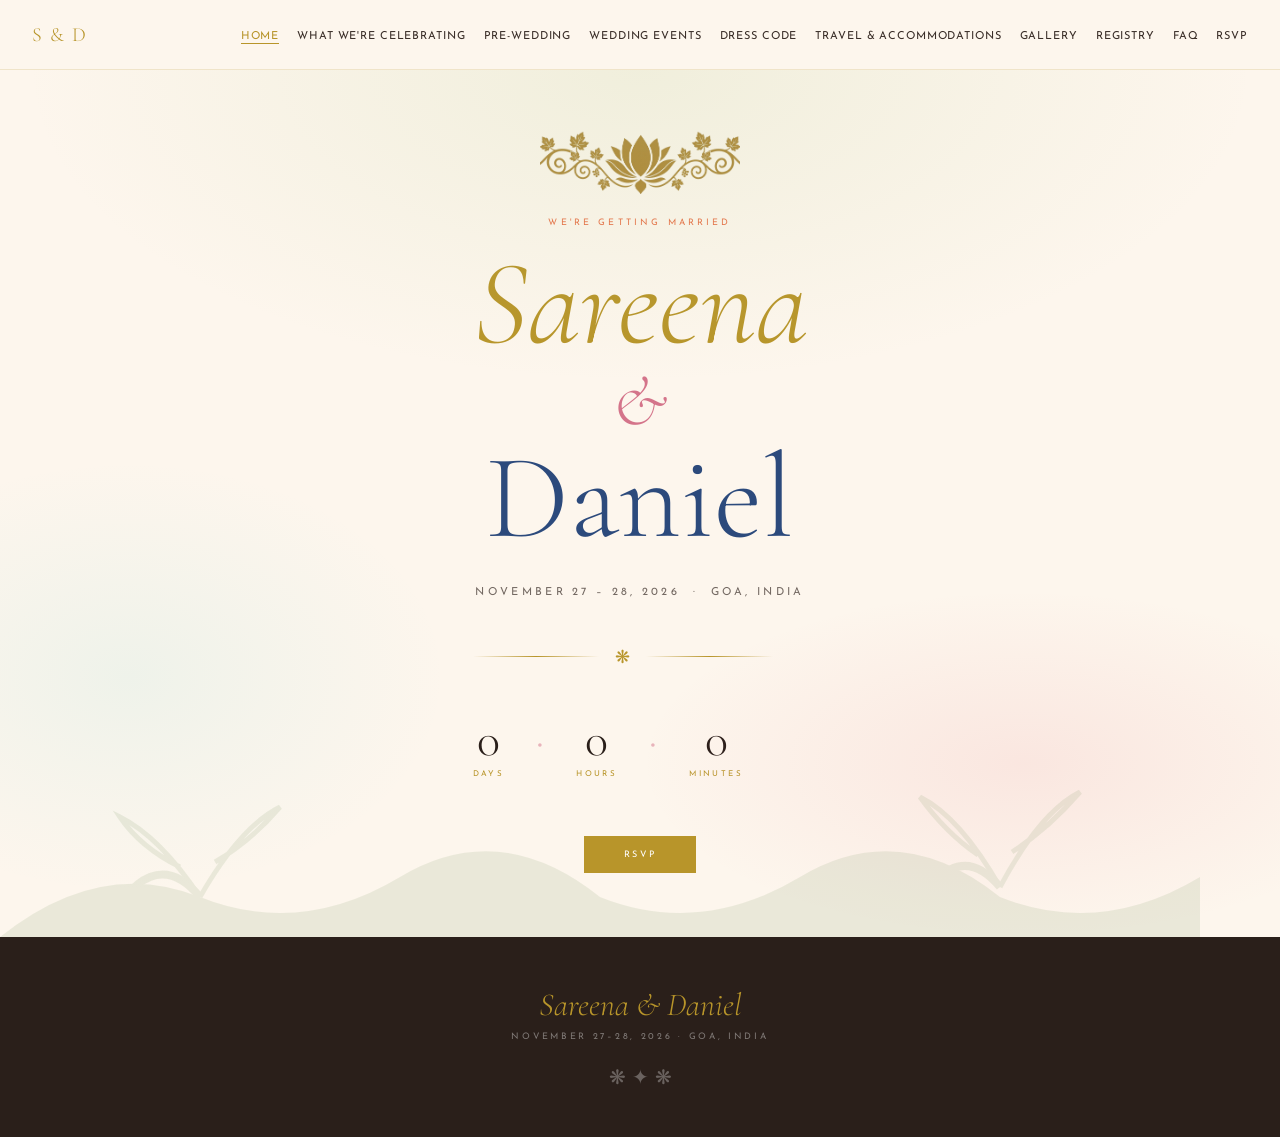
<file: index.html>
<!DOCTYPE html>
<html lang="en">
<head>
<meta charset="UTF-8">
<meta name="viewport" content="width=device-width, initial-scale=1.0">
<title>Home — Sareena & Daniel · November 2026 · Goa</title>
<meta property="og:title" content="Sareena & Daniel · November 2026 · Goa">
<meta property="og:description" content="We're getting married! Join us November 27–28, 2026 in Goa, India.">
<meta property="og:image" content="https://dramirezraftree.github.io/sareenadanielwedding/og-image.jpg">
<meta property="og:url" content="https://dramirezraftree.github.io/sareenadanielwedding/">
<meta property="og:type" content="website">
<meta name="twitter:card" content="summary_large_image">
<link href="https://fonts.googleapis.com/css2?family=Cormorant+Garamond:ital,wght@0,300;0,400;0,600;1,300;1,400&family=Josefin+Sans:wght@200;300;400&family=Noto+Serif:ital@0;1&display=swap" rel="stylesheet">
<link rel="stylesheet" href="styles.css">
</head>
<body>

<nav>
  <a class="nav-monogram" href="index.html">S & D</a>
  <button class="hamburger" onclick="toggleMenu()">&#9776;</button>
  <ul class="nav-links" id="nav-links">
    <li><a href="index.html" class="active-nav">Home</a></li>
    <li><a href="concept.html">What We're Celebrating</a></li>
    <li><a href="prewedding.html">Pre-Wedding</a></li>
    <li><a href="events.html">Wedding Events</a></li>
    <li><a href="dresscode.html">Dress Code</a></li>
    <li><a href="travel.html">Travel & Accommodations</a></li>
    <li><a href="story.html">Gallery</a></li>
    <li><a href="registry.html">Registry</a></li>
    <li><a href="faq.html">FAQ</a></li>
    <li><a href="rsvp.html">RSVP</a></li>
  </ul>
</nav>

<main id="home" class="page-content">
  <div class="home-hero">

    <div class="home-hero-left">
      <div class="home-ornament"><img src="lotus-wide.png" style="width:200px;opacity:1;display:block;margin:0 auto;" alt="lotus ornament"></div>
      <p class="home-eyebrow">We're getting married</p>
      <h1 class="home-names">
        <em>Sareena</em>
        <span class="home-ampersand">&</span>
        <span style="color: #2c4a7c;">Daniel</span>
      </h1>
      <p class="home-date">November 27 – 28, 2026 &nbsp;·&nbsp; Goa, India</p>

      <div class="home-divider">
        <div class="home-divider-line"></div>
        <div class="home-divider-lotus">❋</div>
        <div class="home-divider-line"></div>
      </div>

      <div class="countdown" id="countdown">
        <div class="countdown-unit">
          <span class="countdown-num" id="cd-days">—</span>
          <span class="countdown-label">Days</span>
        </div>
        <div class="countdown-dot">·</div>
        <div class="countdown-unit">
          <span class="countdown-num" id="cd-hours">—</span>
          <span class="countdown-label">Hours</span>
        </div>
        <div class="countdown-dot">·</div>
        <div class="countdown-unit">
          <span class="countdown-num" id="cd-mins">—</span>
          <span class="countdown-label">Minutes</span>
        </div>
      </div>

      <a class="btn-primary" href="https://docs.google.com/forms/d/e/1FAIpQLScVHPAFG4wphxlX-LzSeL1GbH42cXWfdTOxJAiVf6qJgEHd7A/viewform?usp=dialog">RSVP</a>
    </div>

  </div>

  <svg class="home-palms" viewBox="0 0 1200 200" xmlns="http://www.w3.org/2000/svg" preserveAspectRatio="xMidYMax slice">
    <path d="M0,200 Q100,120 200,160 Q300,200 400,140 Q500,80 600,160 Q700,200 800,140 Q900,80 1000,160 Q1100,200 1200,140 L1200,200 Z" fill="#6b8c52"/>
    <path d="M100,200 Q150,100 200,160" stroke="#6b8c52" stroke-width="8" fill="none"/>
    <path d="M200,160 Q160,100 120,80 Q140,110 180,130" stroke="#6b8c52" stroke-width="5" fill="none"/>
    <path d="M200,160 Q240,90 280,70 Q250,105 215,125" stroke="#6b8c52" stroke-width="5" fill="none"/>
    <path d="M900,200 Q950,90 1000,150" stroke="#6b8c52" stroke-width="8" fill="none"/>
    <path d="M1000,150 Q960,80 920,60 Q945,95 978,118" stroke="#6b8c52" stroke-width="5" fill="none"/>
    <path d="M1000,150 Q1040,75 1080,55 Q1048,92 1012,115" stroke="#6b8c52" stroke-width="5" fill="none"/>
  </svg>
</main>

<footer>
  <div class="footer-names">Sareena & Daniel</div>
  <div class="footer-date">November 27–28, 2026 · Goa, India</div>
  <div class="footer-motif">❋ ✦ ❋</div>
</footer>

<script>
  function toggleMenu() {
    const nav = document.getElementById('nav-links');
    nav.classList.toggle('open');
  }

  document.addEventListener('DOMContentLoaded', function() {
    function updateCountdown() {
      const wedding = new Date('2026-11-27T10:00:00+05:30');
      const now = new Date();
      const diff = wedding - now;
      if (diff <= 0) {
        document.getElementById('cd-days').textContent = '0';
        document.getElementById('cd-hours').textContent = '0';
        document.getElementById('cd-mins').textContent = '0';
        return;
      }
      const days  = Math.floor(diff / 86400000);
      const hours = Math.floor((diff % 86400000) / 3600000);
      const mins  = Math.floor((diff % 3600000) / 60000);
      document.getElementById('cd-days').textContent  = days;
      document.getElementById('cd-hours').textContent = hours;
      document.getElementById('cd-mins').textContent  = mins;
    }
    updateCountdown();
    setInterval(updateCountdown, 60000);
  });
</script>

</body>
</html>
</file>
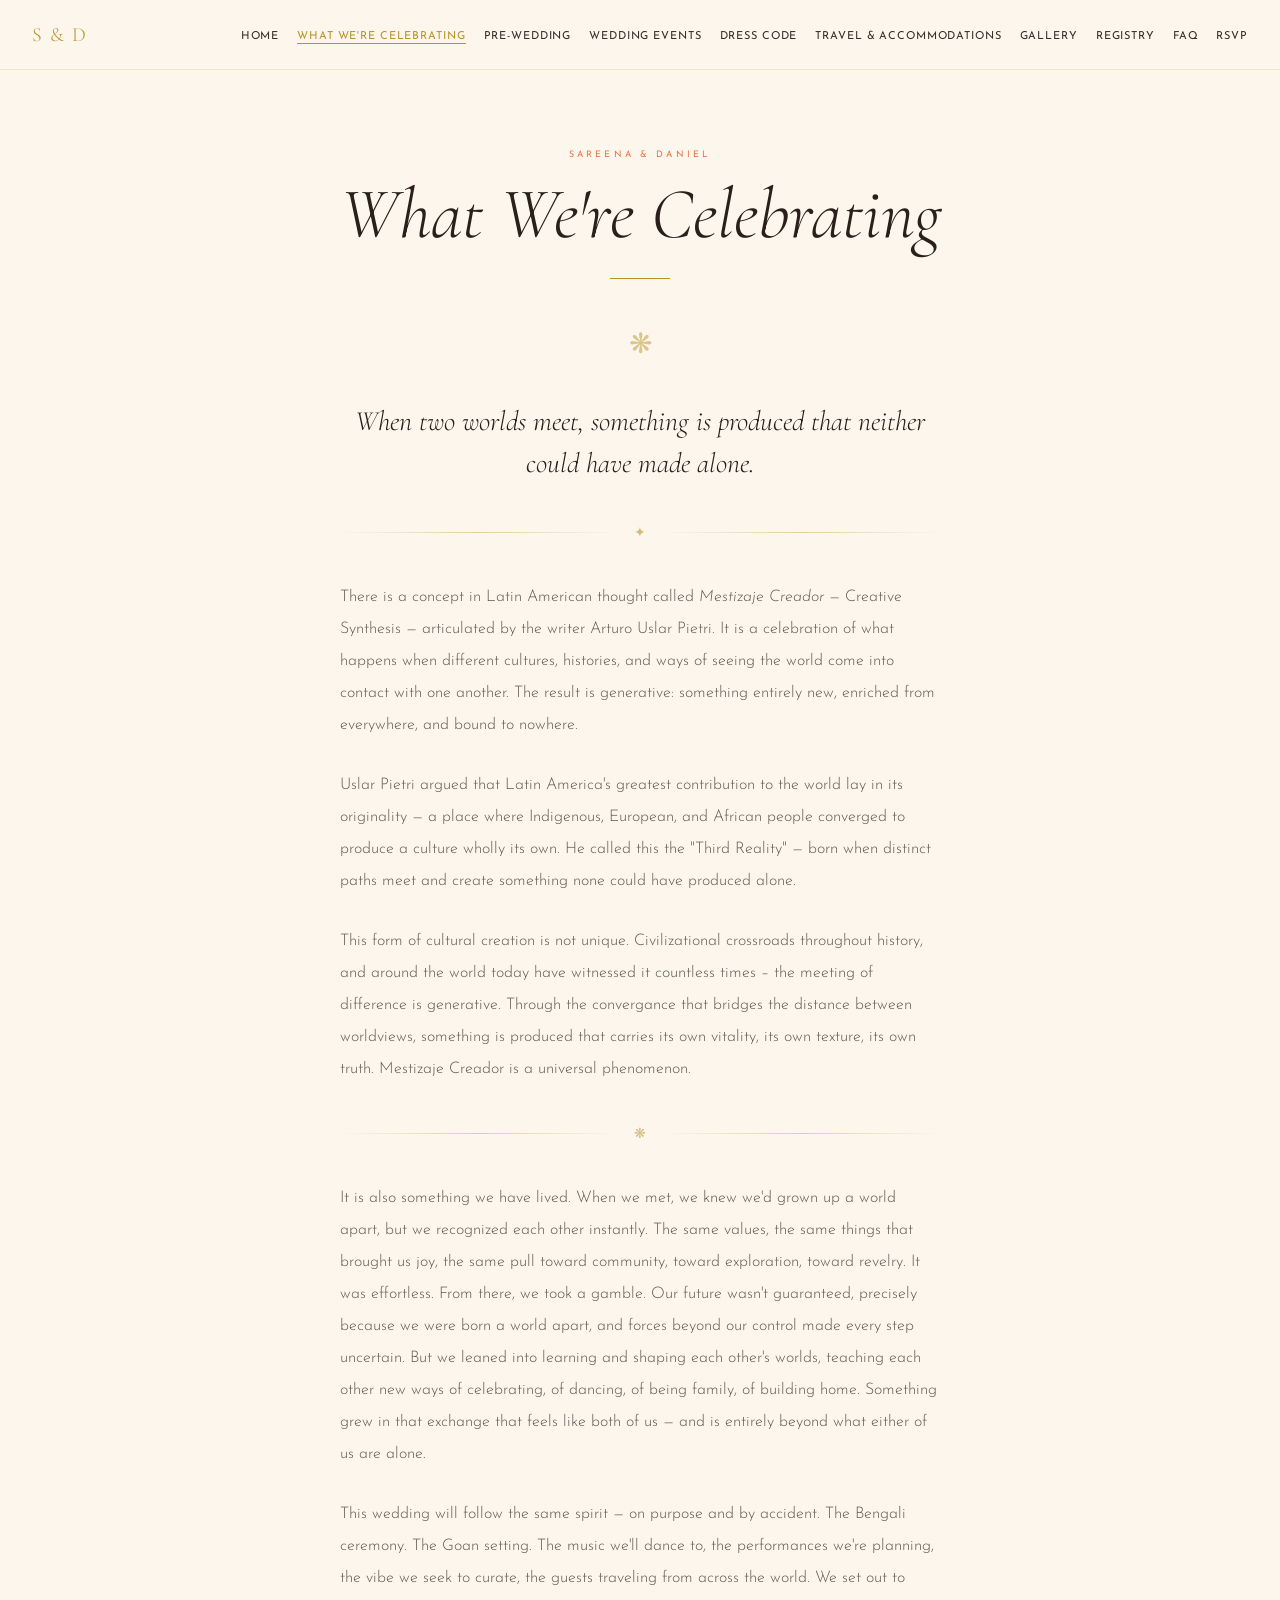
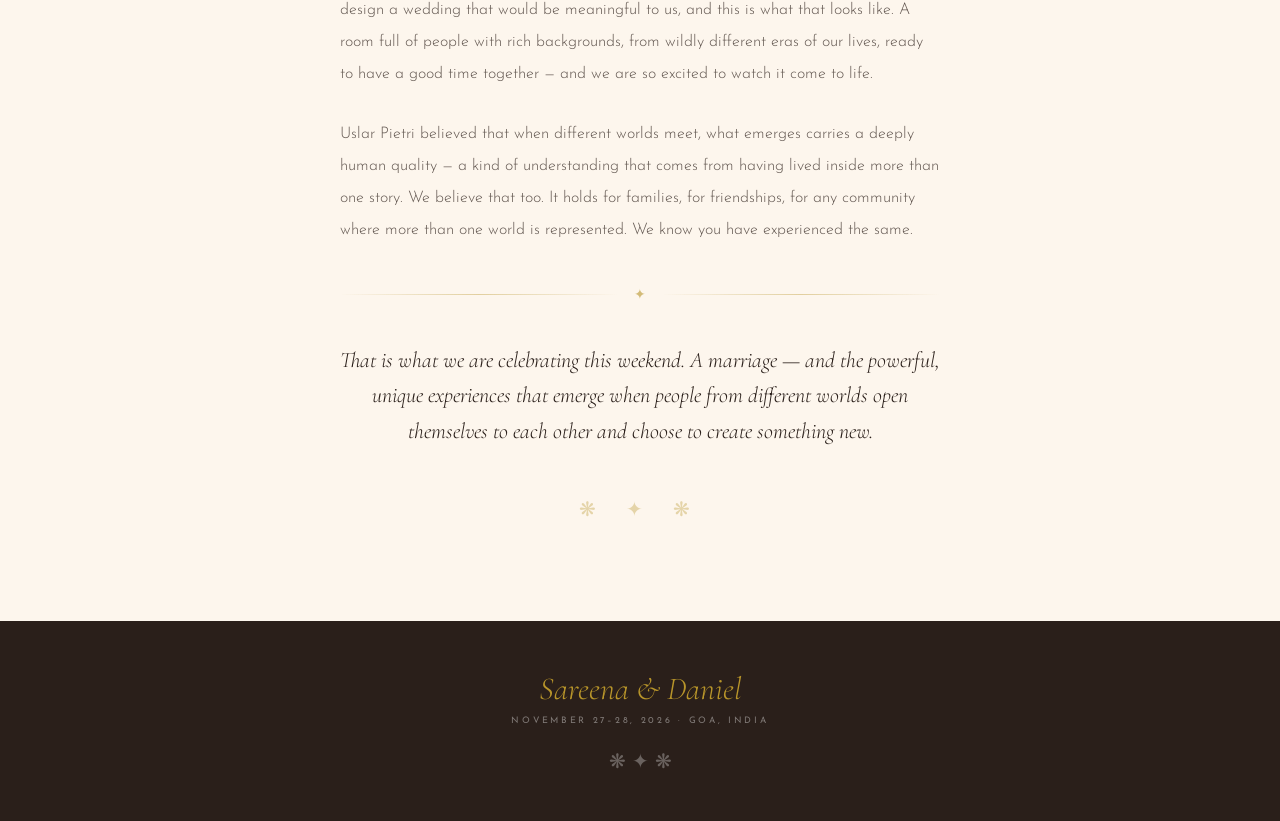
<file: concept.html>
<!DOCTYPE html>
<html lang="en">
<head>
<meta charset="UTF-8">
<meta name="viewport" content="width=device-width, initial-scale=1.0">
<title>What We're Celebrating — Sareena & Daniel · November 2026 · Goa</title>
<link href="https://fonts.googleapis.com/css2?family=Cormorant+Garamond:ital,wght@0,300;0,400;0,600;1,300;1,400&family=Josefin+Sans:wght@200;300;400&family=Noto+Serif:ital@0;1&display=swap" rel="stylesheet">
<link rel="stylesheet" href="styles.css">
</head>
<body>

<nav>
  <a class="nav-monogram" href="index.html">S & D</a>
  <button class="hamburger" onclick="toggleMenu()">&#9776;</button>
  <ul class="nav-links" id="nav-links">
    <li><a href="index.html">Home</a></li>
    <li><a href="concept.html" class="active-nav">What We're Celebrating</a></li>
    <li><a href="prewedding.html">Pre-Wedding</a></li>
    <li><a href="events.html">Wedding Events</a></li>
    <li><a href="dresscode.html">Dress Code</a></li>
    <li><a href="travel.html">Travel & Accommodations</a></li>
    <li><a href="story.html">Gallery</a></li>
    <li><a href="registry.html">Registry</a></li>
    <li><a href="faq.html">FAQ</a></li>
    <li><a href="rsvp.html">RSVP</a></li>
  </ul>
</nav>

<main id="concept" class="page-content">

  <div class="page-header">
    <p class="page-eyebrow">Sareena & Daniel</p>
    <h2 class="page-title">What We're Celebrating</h2>
    <div class="page-rule"></div>
  </div>

  <div class="concept-body">

    <!-- Opening ornament -->
    <div class="concept-ornament-top">
      <span>❋</span>
    </div>

    <!-- Opening quote -->
    <p class="concept-lead">When two worlds meet, something is produced that neither could have made alone.</p>

    <!-- Divider -->
    <div class="concept-divider">
      <div class="concept-divider-line"></div>
      <div class="concept-divider-diamond">✦</div>
      <div class="concept-divider-line"></div>
    </div>

    <p class="concept-text">There is a concept in Latin American thought called <em>Mestizaje Creador</em> — Creative Synthesis — articulated by the writer Arturo Uslar Pietri. It is a celebration of what happens when different cultures, histories, and ways of seeing the world come into contact with one another. The result is generative: something entirely new, enriched from everywhere, and bound to nowhere.</p>

    <p class="concept-text">Uslar Pietri argued that Latin America's greatest contribution to the world lay in its originality — a place where Indigenous, European, and African people converged to produce a culture wholly its own. He called this the "Third Reality" — born when distinct paths meet and create something none could have produced alone. </p>

    <p class="concept-text">This form of cultural creation is not unique. Civilizational crossroads throughout history, and around the world today have witnessed it countless times – the meeting of difference is generative. Through the convergance that bridges the distance between worldviews, something is produced that carries its own vitality, its own texture, its own truth. Mestizaje Creador is a universal phenomenon.</p>

    <!-- Mid ornament -->
    <div class="concept-divider">
      <div class="concept-divider-line"></div>
      <div class="concept-divider-diamond">❋</div>
      <div class="concept-divider-line"></div>
    </div>

    <p class="concept-text">It is also something we have lived. When we met, we knew we'd grown up a world apart, but we recognized each other instantly. The same values, the same things that brought us joy, the same pull toward community, toward exploration, toward revelry. It was effortless. From there, we took a gamble. Our future wasn't guaranteed, precisely because we were born a world apart, and forces beyond our control made every step uncertain. But we leaned into learning and shaping each other's worlds, teaching each other new ways of celebrating, of dancing, of being family, of building home. Something grew in that exchange that feels like both of us — and is entirely beyond what either of us are alone.</p>

    <p class="concept-text">This wedding will follow the same spirit — on purpose and by accident. The Bengali ceremony. The Goan setting. The music we'll dance to, the performances we're planning, the vibe we seek to curate, the guests traveling from across the world. We set out to design a wedding that would be meaningful to us, and this is what that looks like. A room full of people with rich backgrounds, from wildly different eras of our lives, ready to have a good time together — and we are so excited to watch it come to life.</p>

    <p class="concept-text">Uslar Pietri believed that when different worlds meet, what emerges carries a deeply human quality — a kind of understanding that comes from having lived inside more than one story. We believe that too. It holds for families, for friendships, for any community where more than one world is represented. We know you have experienced the same.</p>

    <!-- Closing divider -->
    <div class="concept-divider">
      <div class="concept-divider-line"></div>
      <div class="concept-divider-diamond">✦</div>
      <div class="concept-divider-line"></div>
    </div>

    <!-- Closing statement -->
    <p class="concept-closing">That is what we are celebrating this weekend. A marriage — and the powerful, unique experiences that emerge when people from different worlds open themselves to each other and choose to create something new.</p>

    <!-- Closing ornament -->
    <div class="concept-ornament-bottom">
      <span>❋ ✦ ❋</span>
    </div>

  </div>

</main>

<footer>
  <div class="footer-names">Sareena & Daniel</div>
  <div class="footer-date">November 27–28, 2026 · Goa, India</div>
  <div class="footer-motif">❋ ✦ ❋</div>
</footer>

<script>
  function toggleMenu() {
    const nav = document.getElementById('nav-links');
    nav.classList.toggle('open');
  }
</script>

</body>
</html>
</file>
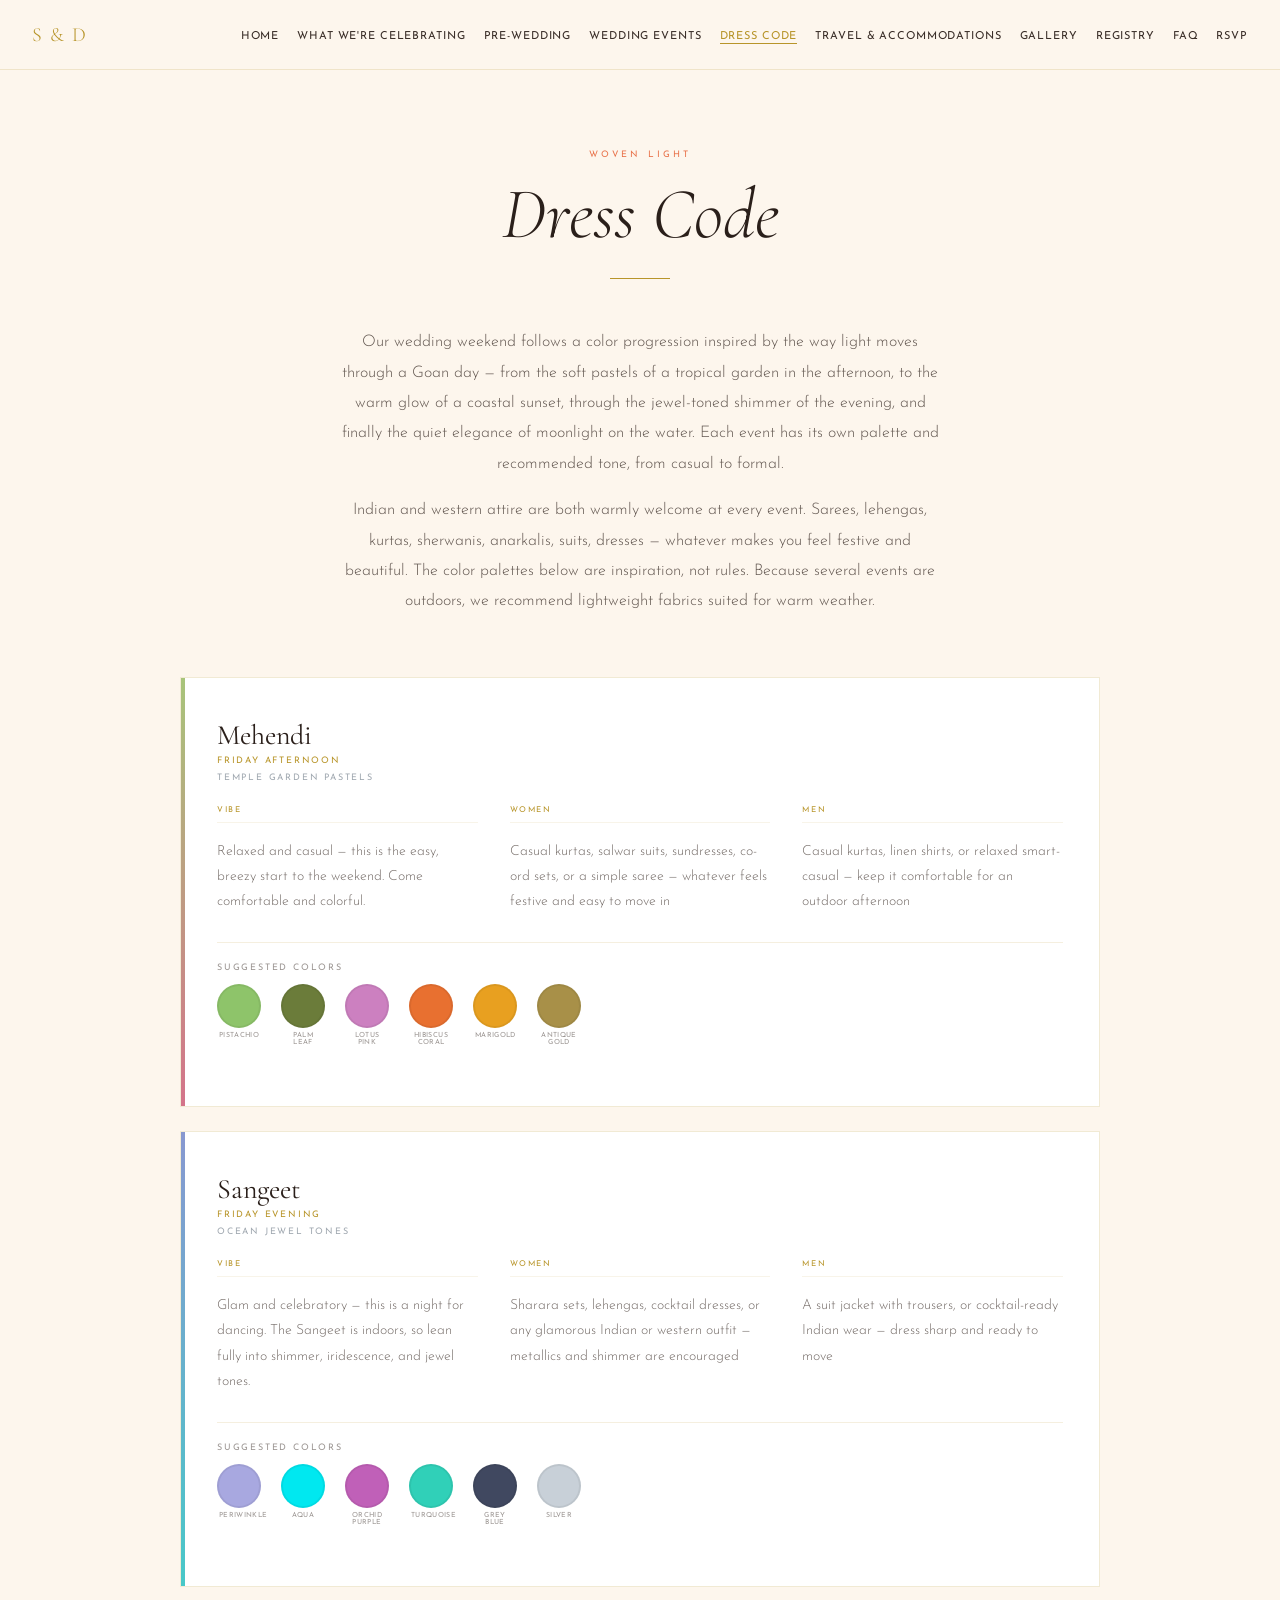
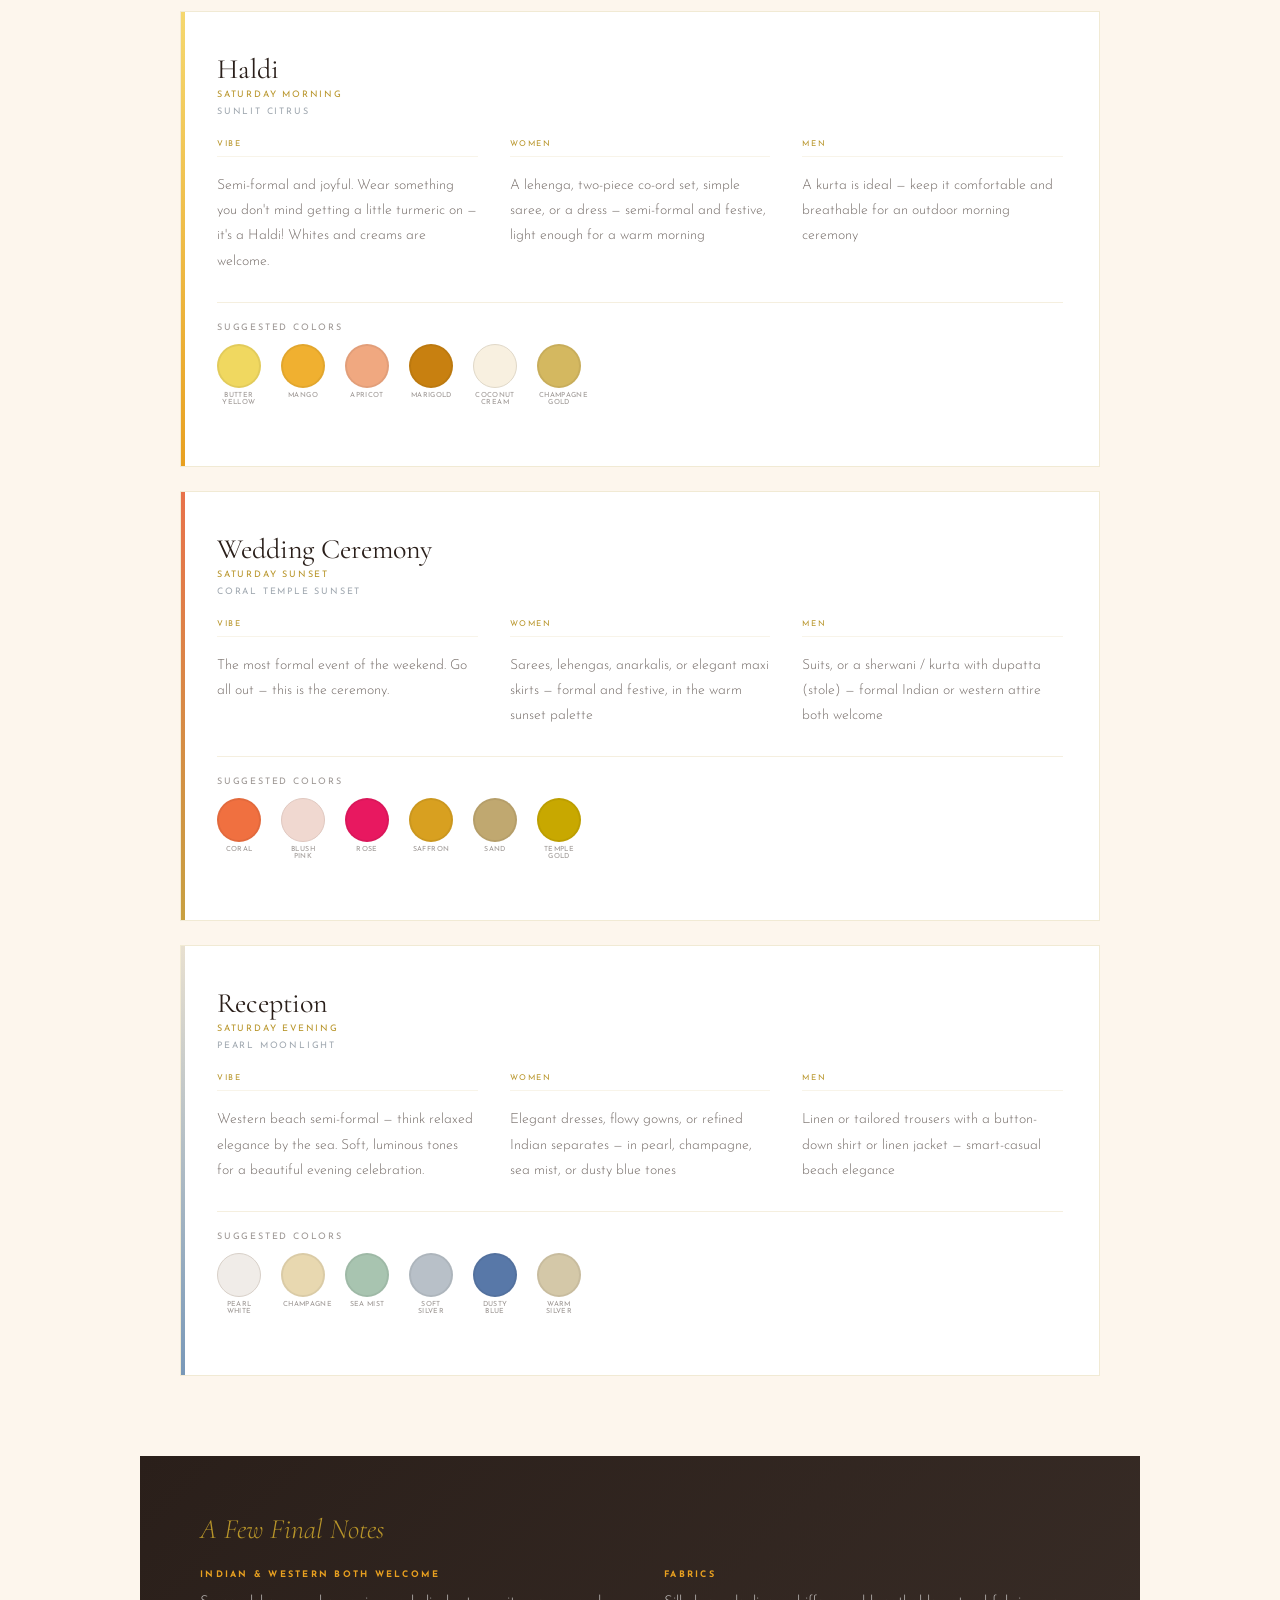
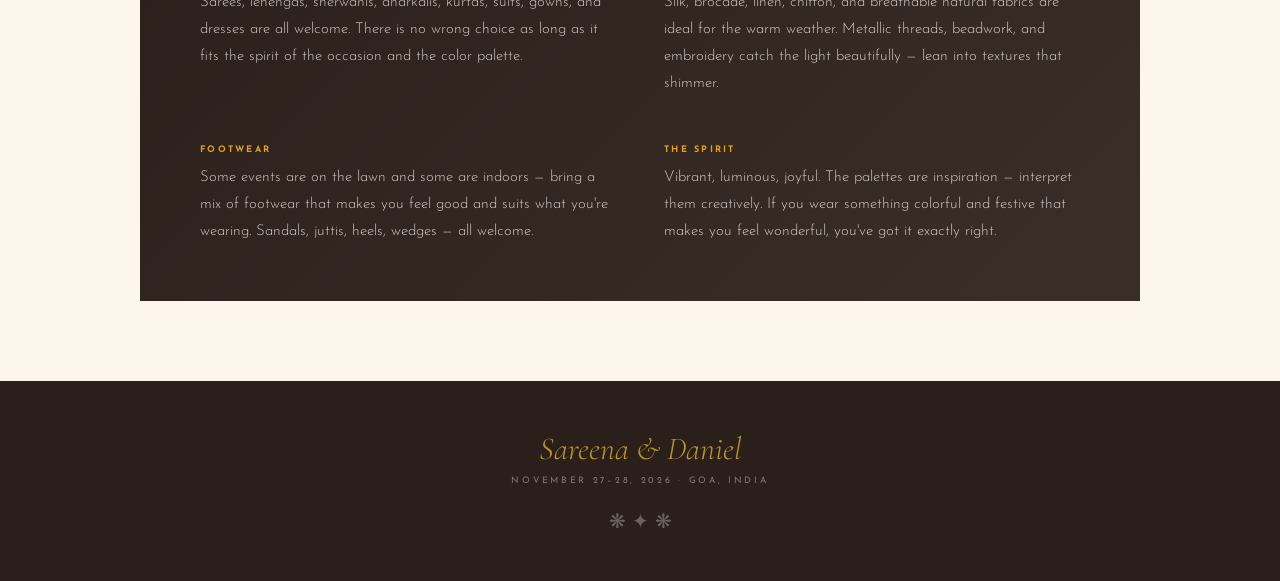
<file: dresscode.html>
<!DOCTYPE html>
<html lang="en">
<head>
<meta charset="UTF-8">
<meta name="viewport" content="width=device-width, initial-scale=1.0">
<title>Dress Code — Sareena & Daniel · November 2026 · Goa</title>
<link href="https://fonts.googleapis.com/css2?family=Cormorant+Garamond:ital,wght@0,300;0,400;0,600;1,300;1,400&family=Josefin+Sans:wght@200;300;400&family=Noto+Serif:ital@0;1&display=swap" rel="stylesheet">
<link rel="stylesheet" href="styles.css">
</head>
<body>

<nav>
  <a class="nav-monogram" href="index.html">S & D</a>
  <button class="hamburger" onclick="toggleMenu()">&#9776;</button>
  <ul class="nav-links" id="nav-links">
    <li><a href="index.html">Home</a></li>
    <li><a href="concept.html">What We're Celebrating</a></li>
    <li><a href="prewedding.html">Pre-Wedding</a></li>
    <li><a href="events.html">Wedding Events</a></li>
    <li><a href="dresscode.html" class="active-nav">Dress Code</a></li>
    <li><a href="travel.html">Travel & Accommodations</a></li>
    <li><a href="story.html">Gallery</a></li>
    <li><a href="registry.html">Registry</a></li>
    <li><a href="faq.html">FAQ</a></li>
    <li><a href="rsvp.html">RSVP</a></li>
  </ul>
</nav>

<main id="dresscode" class="page-content">

  <div class="page-header">
    <p class="page-eyebrow">Woven Light</p>
    <h2 class="page-title">Dress Code</h2>
    <div class="page-rule"></div>
  </div>

  <div class="dress-intro">
    <p>Our wedding weekend follows a color progression inspired by the way light moves through a Goan day — from the soft pastels of a tropical garden in the afternoon, to the warm glow of a coastal sunset, through the jewel-toned shimmer of the evening, and finally the quiet elegance of moonlight on the water. Each event has its own palette and recommended tone, from casual to formal.</p>
    <br>
    <p>Indian and western attire are both warmly welcome at every event. Sarees, lehengas, kurtas, sherwanis, anarkalis, suits, dresses — whatever makes you feel festive and beautiful. The color palettes below are inspiration, not rules. Because several events are outdoors, we recommend lightweight fabrics suited for warm weather.</p>
  </div>

  <div class="dress-events">

    <!-- MEHENDI -->
    <div class="dress-card mehendi">
      <div class="dress-card-accent"></div>
      <div class="dress-card-header">
        <div class="dress-event-name">Mehendi</div>
        <div class="dress-event-time">Friday Afternoon</div>
        <div class="dress-event-time">Temple Garden Pastels</div>
      </div>
      <div class="dress-card-columns">
        <div class="dress-column">
          <div class="dress-column-label">Vibe</div>
          <p class="dress-note">Relaxed and casual — this is the easy, breezy start to the weekend. Come comfortable and colorful.</p>
        </div>
        <div class="dress-column">
          <div class="dress-column-label">Women</div>
          <p class="dress-note">Casual kurtas, salwar suits, sundresses, co-ord sets, or a simple saree — whatever feels festive and easy to move in</p>
        </div>
        <div class="dress-column">
          <div class="dress-column-label">Men</div>
          <p class="dress-note">Casual kurtas, linen shirts, or relaxed smart-casual — keep it comfortable for an outdoor afternoon</p>
        </div>
      </div>
      <div class="dress-card-colors">
        <div class="dress-palette-label">Suggested Colors</div>
        <div class="dress-swatches">
          <div class="swatch"><div class="swatch-color" style="background:#8ec46a;"></div><div class="swatch-name">Pistachio</div></div>
          <div class="swatch"><div class="swatch-color" style="background:#6b7c3a;"></div><div class="swatch-name">Palm Leaf</div></div>
          <div class="swatch"><div class="swatch-color" style="background:#cc80c0;"></div><div class="swatch-name">Lotus Pink</div></div>
          <div class="swatch"><div class="swatch-color" style="background:#e87030;"></div><div class="swatch-name">Hibiscus Coral</div></div>
          <div class="swatch"><div class="swatch-color" style="background:#e8a020;"></div><div class="swatch-name">Marigold</div></div>
          <div class="swatch"><div class="swatch-color" style="background:#a89048;"></div><div class="swatch-name">Antique Gold</div></div>
        </div>
      </div>
    </div>

    <!-- SANGEET -->
    <div class="dress-card sangeet">
      <div class="dress-card-accent"></div>
      <div class="dress-card-header">
        <div class="dress-event-name">Sangeet</div>
        <div class="dress-event-time">Friday Evening</div>
        <div class="dress-event-time">Ocean Jewel Tones</div>
      </div>
      <div class="dress-card-columns">
        <div class="dress-column">
          <div class="dress-column-label">Vibe</div>
          <p class="dress-note">Glam and celebratory — this is a night for dancing. The Sangeet is indoors, so lean fully into shimmer, iridescence, and jewel tones.</p>
        </div>
        <div class="dress-column">
          <div class="dress-column-label">Women</div>
          <p class="dress-note">Sharara sets, lehengas, cocktail dresses, or any glamorous Indian or western outfit — metallics and shimmer are encouraged</p>
        </div>
        <div class="dress-column">
          <div class="dress-column-label">Men</div>
          <p class="dress-note">A suit jacket with trousers, or cocktail-ready Indian wear — dress sharp and ready to move</p>
        </div>
      </div>
      <div class="dress-card-colors">
        <div class="dress-palette-label">Suggested Colors</div>
        <div class="dress-swatches">
          <div class="swatch"><div class="swatch-color" style="background:#a8a8e0;"></div><div class="swatch-name">Periwinkle</div></div>
          <div class="swatch"><div class="swatch-color" style="background:#00e8f0;"></div><div class="swatch-name">Aqua</div></div>
          <div class="swatch"><div class="swatch-color" style="background:#c060b8;"></div><div class="swatch-name">Orchid Purple</div></div>
          <div class="swatch"><div class="swatch-color" style="background:#30d0b8;"></div><div class="swatch-name">Turquoise</div></div>
          <div class="swatch"><div class="swatch-color" style="background:#404860;"></div><div class="swatch-name">Grey Blue</div></div>
          <div class="swatch"><div class="swatch-color" style="background:#c8d0d8;"></div><div class="swatch-name">Silver</div></div>
        </div>
      </div>
    </div>

    <!-- HALDI -->
    <div class="dress-card haldi">
      <div class="dress-card-accent"></div>
      <div class="dress-card-header">
        <div class="dress-event-name">Haldi</div>
        <div class="dress-event-time">Saturday Morning</div>
        <div class="dress-event-time">Sunlit Citrus</div>
      </div>
      <div class="dress-card-columns">
        <div class="dress-column">
          <div class="dress-column-label">Vibe</div>
          <p class="dress-note">Semi-formal and joyful. Wear something you don't mind getting a little turmeric on — it's a Haldi! Whites and creams are welcome.</p>
        </div>
        <div class="dress-column">
          <div class="dress-column-label">Women</div>
          <p class="dress-note">A lehenga, two-piece co-ord set, simple saree, or a dress — semi-formal and festive, light enough for a warm morning</p>
        </div>
        <div class="dress-column">
          <div class="dress-column-label">Men</div>
          <p class="dress-note">A kurta is ideal — keep it comfortable and breathable for an outdoor morning ceremony</p>
        </div>
      </div>
      <div class="dress-card-colors">
        <div class="dress-palette-label">Suggested Colors</div>
        <div class="dress-swatches">
          <div class="swatch"><div class="swatch-color" style="background:#f0d860;"></div><div class="swatch-name">Butter Yellow</div></div>
          <div class="swatch"><div class="swatch-color" style="background:#f0b030;"></div><div class="swatch-name">Mango</div></div>
          <div class="swatch"><div class="swatch-color" style="background:#f0a880;"></div><div class="swatch-name">Apricot</div></div>
          <div class="swatch"><div class="swatch-color" style="background:#c88010;"></div><div class="swatch-name">Marigold</div></div>
          <div class="swatch"><div class="swatch-color" style="background:#f8f0e0; border:1px solid #e0d8c8;"></div><div class="swatch-name">Coconut Cream</div></div>
          <div class="swatch"><div class="swatch-color" style="background:#d4b860;"></div><div class="swatch-name">Champagne Gold</div></div>
        </div>
      </div>
    </div>

    <!-- WEDDING CEREMONY -->
    <div class="dress-card wedding-ceremony">
      <div class="dress-card-accent"></div>
      <div class="dress-card-header">
        <div class="dress-event-name">Wedding Ceremony</div>
        <div class="dress-event-time">Saturday Sunset</div>
        <div class="dress-event-time">Coral Temple Sunset</div>
      </div>
      <div class="dress-card-columns">
        <div class="dress-column">
          <div class="dress-column-label">Vibe</div>
          <p class="dress-note">The most formal event of the weekend. Go all out — this is the ceremony.</p>
        </div>
        <div class="dress-column">
          <div class="dress-column-label">Women</div>
          <p class="dress-note">Sarees, lehengas, anarkalis, or elegant maxi skirts — formal and festive, in the warm sunset palette</p>
        </div>
        <div class="dress-column">
          <div class="dress-column-label">Men</div>
          <p class="dress-note">Suits, or a sherwani / kurta with dupatta (stole) — formal Indian or western attire both welcome</p>
        </div>
      </div>
      <div class="dress-card-colors">
        <div class="dress-palette-label">Suggested Colors</div>
        <div class="dress-swatches">
          <div class="swatch"><div class="swatch-color" style="background:#f07040;"></div><div class="swatch-name">Coral</div></div>
          <div class="swatch"><div class="swatch-color" style="background:#f0d8d0; border:1px solid #e0c8c0;"></div><div class="swatch-name">Blush Pink</div></div>
          <div class="swatch"><div class="swatch-color" style="background:#e81860;"></div><div class="swatch-name">Rose</div></div>
          <div class="swatch"><div class="swatch-color" style="background:#d8a020;"></div><div class="swatch-name">Saffron</div></div>
          <div class="swatch"><div class="swatch-color" style="background:#c0a870;"></div><div class="swatch-name">Sand</div></div>
          <div class="swatch"><div class="swatch-color" style="background:#c8a800;"></div><div class="swatch-name">Temple Gold</div></div>
        </div>
      </div>
    </div>

    <!-- RECEPTION -->
    <div class="dress-card reception">
      <div class="dress-card-accent"></div>
      <div class="dress-card-header">
        <div class="dress-event-name">Reception</div>
        <div class="dress-event-time">Saturday Evening</div>
        <div class="dress-event-time">Pearl Moonlight</div>
      </div>
      <div class="dress-card-columns">
        <div class="dress-column">
          <div class="dress-column-label">Vibe</div>
          <p class="dress-note">Western beach semi-formal — think relaxed elegance by the sea. Soft, luminous tones for a beautiful evening celebration.</p>
        </div>
        <div class="dress-column">
          <div class="dress-column-label">Women</div>
          <p class="dress-note">Elegant dresses, flowy gowns, or refined Indian separates — in pearl, champagne, sea mist, or dusty blue tones</p>
        </div>
        <div class="dress-column">
          <div class="dress-column-label">Men</div>
          <p class="dress-note">Linen or tailored trousers with a button-down shirt or linen jacket — smart-casual beach elegance</p>
        </div>
      </div>
      <div class="dress-card-colors">
        <div class="dress-palette-label">Suggested Colors</div>
        <div class="dress-swatches">
          <div class="swatch"><div class="swatch-color" style="background:#f0ece8; border:1px solid #d8d0c8;"></div><div class="swatch-name">Pearl White</div></div>
          <div class="swatch"><div class="swatch-color" style="background:#e8d8b0;"></div><div class="swatch-name">Champagne</div></div>
          <div class="swatch"><div class="swatch-color" style="background:#a8c4b0;"></div><div class="swatch-name">Sea Mist</div></div>
          <div class="swatch"><div class="swatch-color" style="background:#b8c0c8;"></div><div class="swatch-name">Soft Silver</div></div>
          <div class="swatch"><div class="swatch-color" style="background:#5878a8;"></div><div class="swatch-name">Dusty Blue</div></div>
          <div class="swatch"><div class="swatch-color" style="background:#d4c8a8;"></div><div class="swatch-name">Warm Silver</div></div>
        </div>
      </div>
    </div>

  </div>

  <div class="dress-general">
    <div class="dress-general-title">A Few Final Notes</div>
    <div class="dress-tip">
      <h4>Indian & Western Both Welcome</h4>
      <p>Sarees, lehengas, sherwanis, anarkalis, kurtas, suits, gowns, and dresses are all welcome. There is no wrong choice as long as it fits the spirit of the occasion and the color palette.</p>
    </div>
    <div class="dress-tip">
      <h4>Fabrics</h4>
      <p>Silk, brocade, linen, chiffon, and breathable natural fabrics are ideal for the warm weather. Metallic threads, beadwork, and embroidery catch the light beautifully — lean into textures that shimmer.</p>
    </div>
    <div class="dress-tip">
      <h4>Footwear</h4>
      <p>Some events are on the lawn and some are indoors — bring a mix of footwear that makes you feel good and suits what you're wearing. Sandals, juttis, heels, wedges — all welcome.</p>
    </div>
    <div class="dress-tip">
      <h4>The Spirit</h4>
      <p>Vibrant, luminous, joyful. The palettes are inspiration — interpret them creatively. If you wear something colorful and festive that makes you feel wonderful, you've got it exactly right.</p>
    </div>
  </div>

</main>

<footer>
  <div class="footer-names">Sareena & Daniel</div>
  <div class="footer-date">November 27–28, 2026 · Goa, India</div>
  <div class="footer-motif">❋ ✦ ❋</div>
</footer>

<script>
  function toggleMenu() {
    const nav = document.getElementById('nav-links');
    nav.classList.toggle('open');
  }
</script>

</body>
</html>
</file>
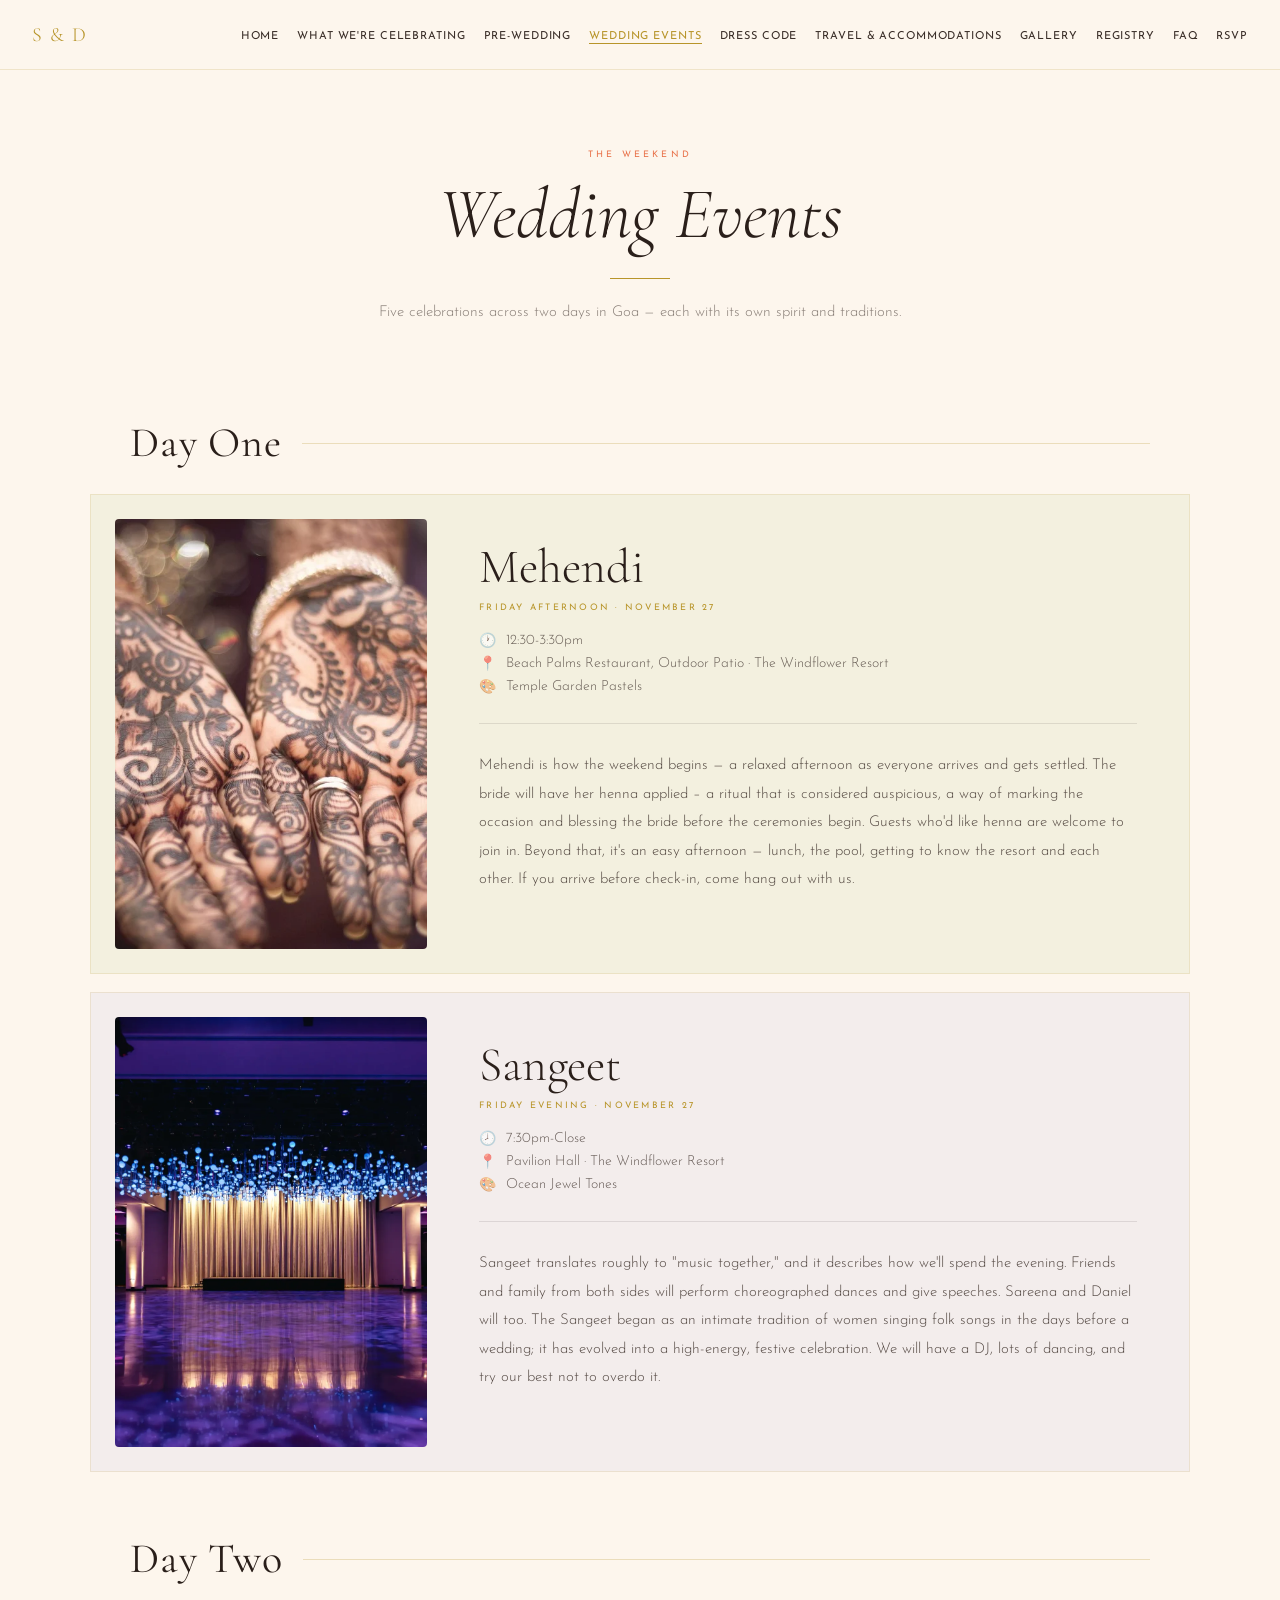
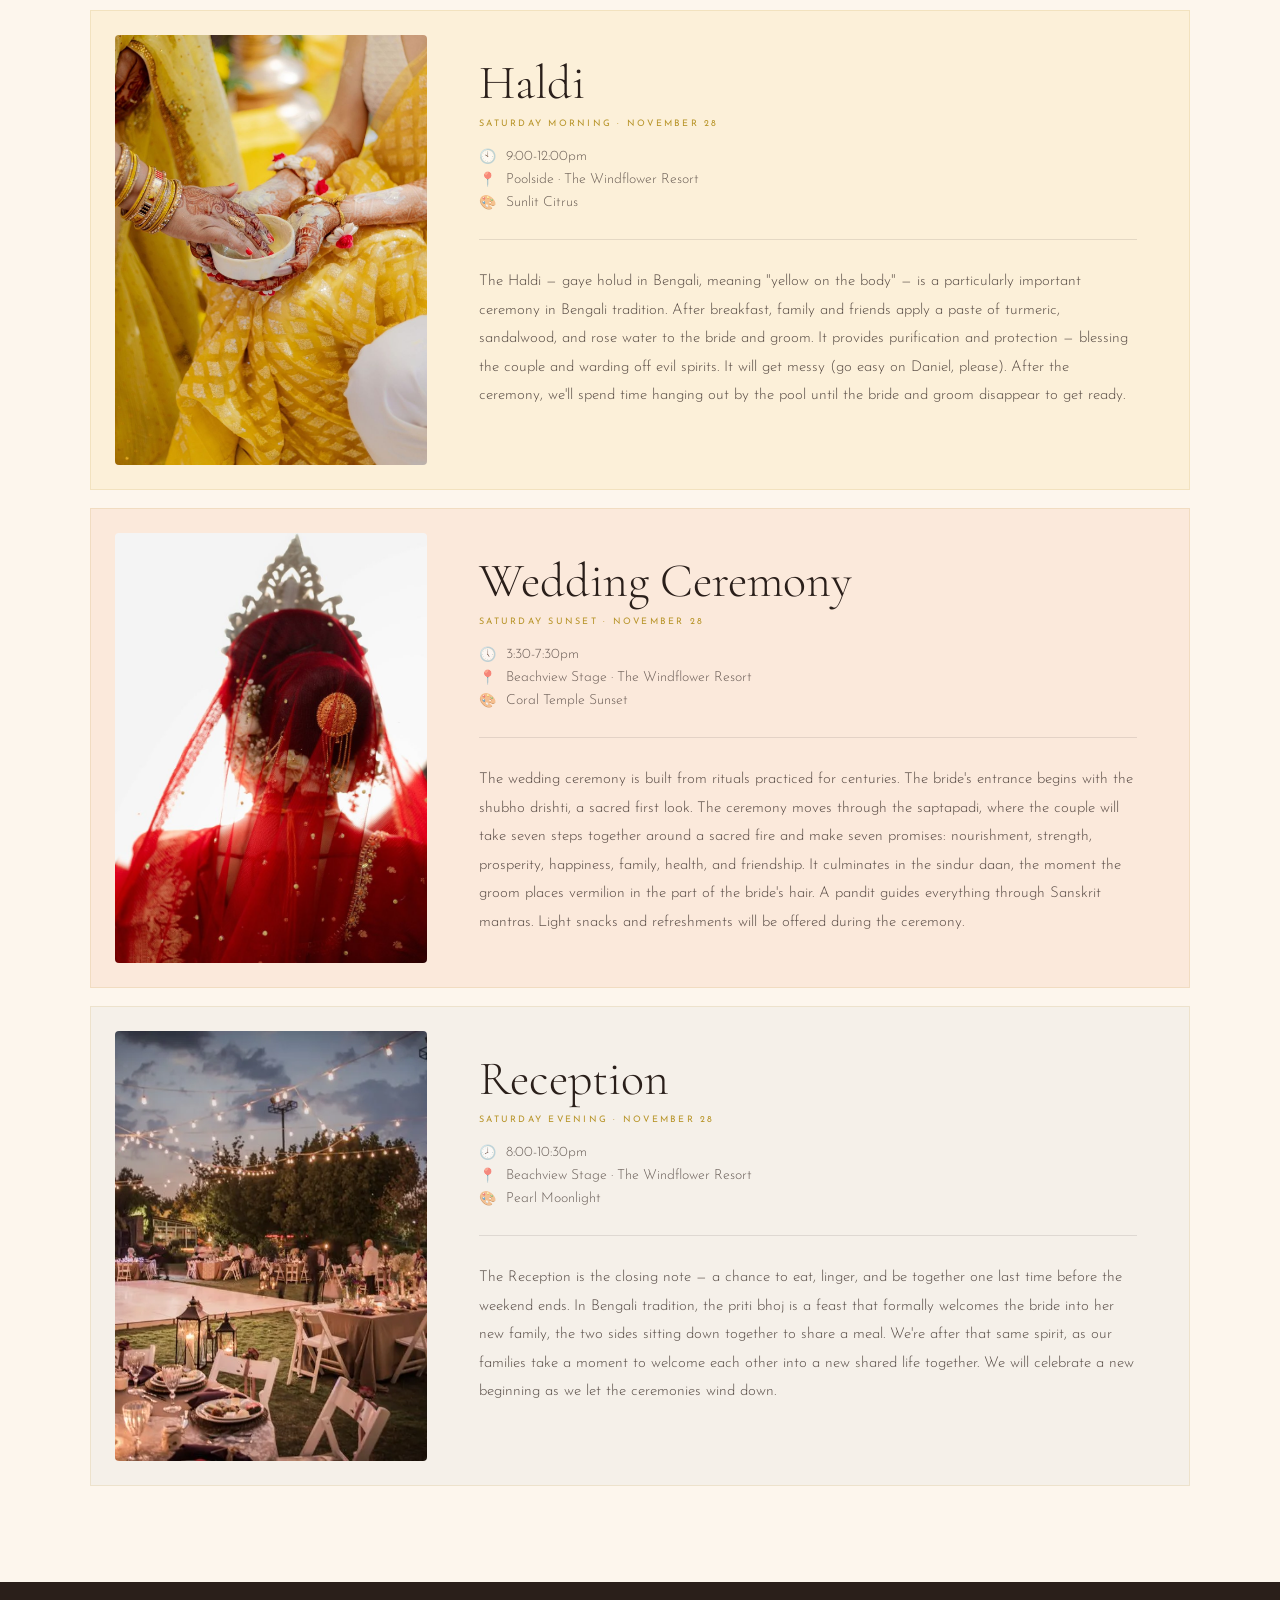
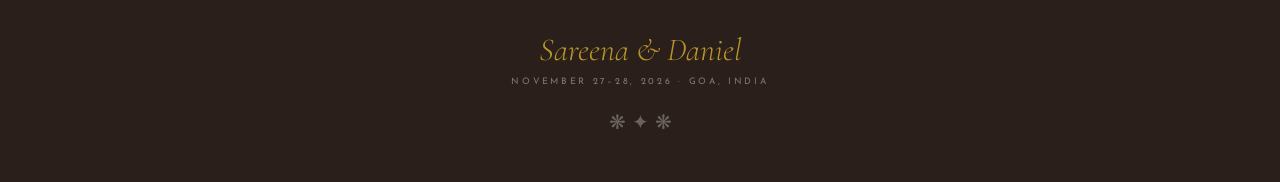
<file: events.html>
<!DOCTYPE html>
<html lang="en">
<head>
<meta charset="UTF-8">
<meta name="viewport" content="width=device-width, initial-scale=1.0">
<title>Wedding Events — Sareena & Daniel · November 2026 · Goa</title>
<link href="https://fonts.googleapis.com/css2?family=Cormorant+Garamond:ital,wght@0,300;0,400;0,600;1,300;1,400&family=Josefin+Sans:wght@200;300;400&family=Noto+Serif:ital@0;1&display=swap" rel="stylesheet">
<link rel="stylesheet" href="styles.css">
</head>
<body>

<nav>
  <a class="nav-monogram" href="index.html">S & D</a>
  <button class="hamburger" onclick="toggleMenu()">&#9776;</button>
  <ul class="nav-links" id="nav-links">
    <li><a href="index.html">Home</a></li>
    <li><a href="concept.html">What We're Celebrating</a></li>
    <li><a href="prewedding.html">Pre-Wedding</a></li>
    <li><a href="events.html" class="active-nav">Wedding Events</a></li>
    <li><a href="dresscode.html">Dress Code</a></li>
    <li><a href="travel.html">Travel & Accommodations</a></li>
    <li><a href="story.html">Gallery</a></li>
    <li><a href="registry.html">Registry</a></li>
    <li><a href="faq.html">FAQ</a></li>
    <li><a href="rsvp.html">RSVP</a></li>
  </ul>
</nav>

<main id="events" class="page-content">

  <div class="page-header">
    <p class="page-eyebrow">The Weekend</p>
    <h2 class="page-title">Wedding Events</h2>
    <div class="page-rule"></div>
    <p class="page-intro">Five celebrations across two days in Goa — each with its own spirit and traditions.</p>
  </div>

  <div class="events-grid">

    <!-- DAY 1 -->
    <div class="events-day-header">
      <div class="events-day-label">
        <span class="events-day-number">Day One</span>
      </div>
      <div class="events-day-rule"></div>
    </div>

    <div class="event-card mehendi">
      <div class="event-card-photo">
        <img src="mehendi.jpg" alt="Mehendi">
      </div>
      <div class="event-card-body">
        <div class="event-card-top">
          <div class="event-card-title">
            <div class="event-name">Mehendi</div>
            <div class="event-subtitle">Friday Afternoon · November 27</div>
          </div>
          <div class="event-card-meta">
            <div class="event-details">
              <div class="event-detail"><span class="event-detail-icon">🕐</span> 12:30-3:30pm</div>
              <div class="event-detail"><span class="event-detail-icon">📍</span> Beach Palms Restaurant, Outdoor Patio · The Windflower Resort</div>
              <div class="event-detail"><span class="event-detail-icon">🎨</span> Temple Garden Pastels</div>
            </div>
          </div>
        </div>
        <div class="event-card-divider"></div>
        <p class="event-description">Mehendi is how the weekend begins — a relaxed afternoon as everyone arrives and gets settled. The bride will have her henna applied – a ritual that is considered auspicious, a way of marking the occasion and blessing the bride before the ceremonies begin. Guests who'd like henna are welcome to join in. Beyond that, it's an easy afternoon — lunch, the pool, getting to know the resort and each other. If you arrive before check-in, come hang out with us.</p>
      </div>
    </div>

    <div class="event-card sangeet">
      <div class="event-card-photo">
        <img src="sangeet.jpg" alt="Sangeet">
      </div>
      <div class="event-card-body">
        <div class="event-card-top">
          <div class="event-card-title">
            <div class="event-name">Sangeet</div>
            <div class="event-subtitle">Friday Evening · November 27</div>
          </div>
          <div class="event-card-meta">
            <div class="event-details">
              <div class="event-detail"><span class="event-detail-icon">🕗</span> 7:30pm-Close</div>
              <div class="event-detail"><span class="event-detail-icon">📍</span> Pavilion Hall · The Windflower Resort</div>
              <div class="event-detail"><span class="event-detail-icon">🎨</span> Ocean Jewel Tones</div>
            </div>
          </div>
        </div>
        <div class="event-card-divider"></div>
        <p class="event-description">Sangeet translates roughly to "music together," and it describes how we'll spend the evening. Friends and family from both sides will perform choreographed dances and give speeches. Sareena and Daniel will too. The Sangeet began as an intimate tradition of women singing folk songs in the days before a wedding; it has evolved into a high-energy, festive celebration. We will have a DJ, lots of dancing, and try our best not to overdo it.</p>
      </div>
    </div>

    <!-- DAY 2 -->
    <div class="events-day-header">
      <div class="events-day-label">
        <span class="events-day-number">Day Two</span>
      </div>
      <div class="events-day-rule"></div>
    </div>

    <div class="event-card haldi">
      <div class="event-card-photo">
        <img src="haldi.jpg" alt="Haldi">
      </div>
      <div class="event-card-body">
        <div class="event-card-top">
          <div class="event-card-title">
            <div class="event-name">Haldi</div>
            <div class="event-subtitle">Saturday Morning · November 28</div>
          </div>
          <div class="event-card-meta">
            <div class="event-details">
              <div class="event-detail"><span class="event-detail-icon">🕙</span> 9:00-12:00pm</div>
              <div class="event-detail"><span class="event-detail-icon">📍</span> Poolside · The Windflower Resort</div>
              <div class="event-detail"><span class="event-detail-icon">🎨</span> Sunlit Citrus</div>
            </div>
          </div>
        </div>
        <div class="event-card-divider"></div>
        <p class="event-description">The Haldi — gaye holud in Bengali, meaning "yellow on the body" — is a particularly important ceremony in Bengali tradition. After breakfast, family and friends apply a paste of turmeric, sandalwood, and rose water to the bride and groom. It provides purification and protection — blessing the couple and warding off evil spirits. It will get messy (go easy on Daniel, please). After the ceremony, we'll spend time hanging out by the pool until the bride and groom disappear to get ready.</p>
      </div>
    </div>

    <div class="event-card wedding">
      <div class="event-card-photo">
        <img src="wedding-ceremony.jpg" alt="Wedding Ceremony">
      </div>
      <div class="event-card-body">
        <div class="event-card-top">
          <div class="event-card-title">
            <div class="event-name">Wedding Ceremony</div>
            <div class="event-subtitle">Saturday Sunset · November 28</div>
          </div>
          <div class="event-card-meta">
            <div class="event-details">
              <div class="event-detail"><span class="event-detail-icon">🕔</span> 3:30-7:30pm</div>
              <div class="event-detail"><span class="event-detail-icon">📍</span> Beachview Stage · The Windflower Resort</div>
              <div class="event-detail"><span class="event-detail-icon">🎨</span> Coral Temple Sunset</div>
            </div>
          </div>
        </div>
        <div class="event-card-divider"></div>
        <p class="event-description">The wedding ceremony is built from rituals practiced for centuries. The bride's entrance begins with the shubho drishti, a sacred first look. The ceremony moves through the saptapadi, where the couple will take seven steps together around a sacred fire and make seven promises: nourishment, strength, prosperity, happiness, family, health, and friendship. It culminates in the sindur daan, the moment the groom places vermilion in the part of the bride's hair. A pandit guides everything through Sanskrit mantras. Light snacks and refreshments will be offered during the ceremony.</p>
      </div>
    </div>

    <div class="event-card reception">
      <div class="event-card-photo">
        <img src="reception.jpg" alt="Reception">
      </div>
      <div class="event-card-body">
        <div class="event-card-top">
          <div class="event-card-title">
            <div class="event-name">Reception</div>
            <div class="event-subtitle">Saturday Evening · November 28</div>
          </div>
          <div class="event-card-meta">
            <div class="event-details">
              <div class="event-detail"><span class="event-detail-icon">🕗</span> 8:00-10:30pm</div>
              <div class="event-detail"><span class="event-detail-icon">📍</span> Beachview Stage · The Windflower Resort</div>
              <div class="event-detail"><span class="event-detail-icon">🎨</span> Pearl Moonlight</div>
            </div>
          </div>
        </div>
        <div class="event-card-divider"></div>
        <p class="event-description">The Reception is the closing note — a chance to eat, linger, and be together one last time before the weekend ends. In Bengali tradition, the priti bhoj is a feast that formally welcomes the bride into her new family, the two sides sitting down together to share a meal. We're after that same spirit, as our families take a moment to welcome each other into a new shared life together. We will celebrate a new beginning as we let the ceremonies wind down.</p>
      </div>
    </div>

  </div>
</main>

<footer>
  <div class="footer-names">Sareena & Daniel</div>
  <div class="footer-date">November 27–28, 2026 · Goa, India</div>
  <div class="footer-motif">❋ ✦ ❋</div>
</footer>

<script>
  function toggleMenu() {
    const nav = document.getElementById('nav-links');
    nav.classList.toggle('open');
  }
</script>

</body>
</html>
</file>
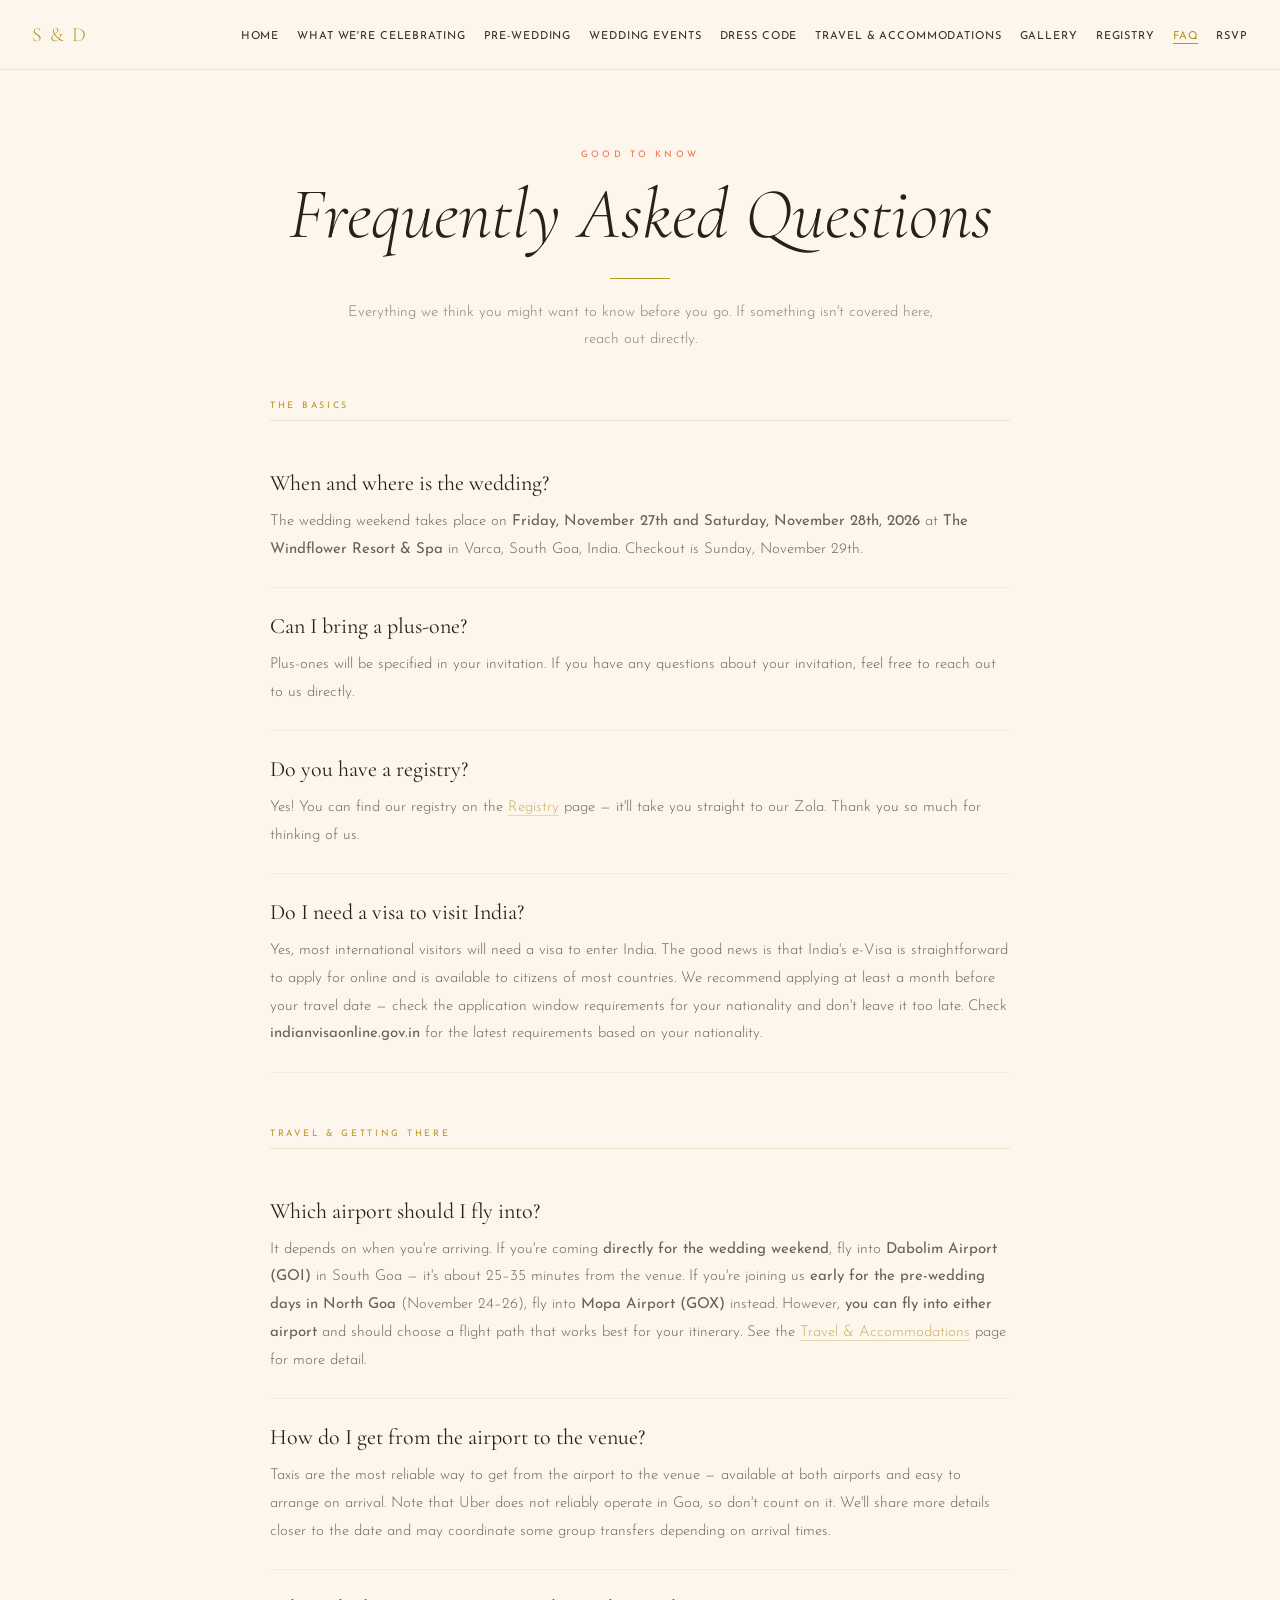
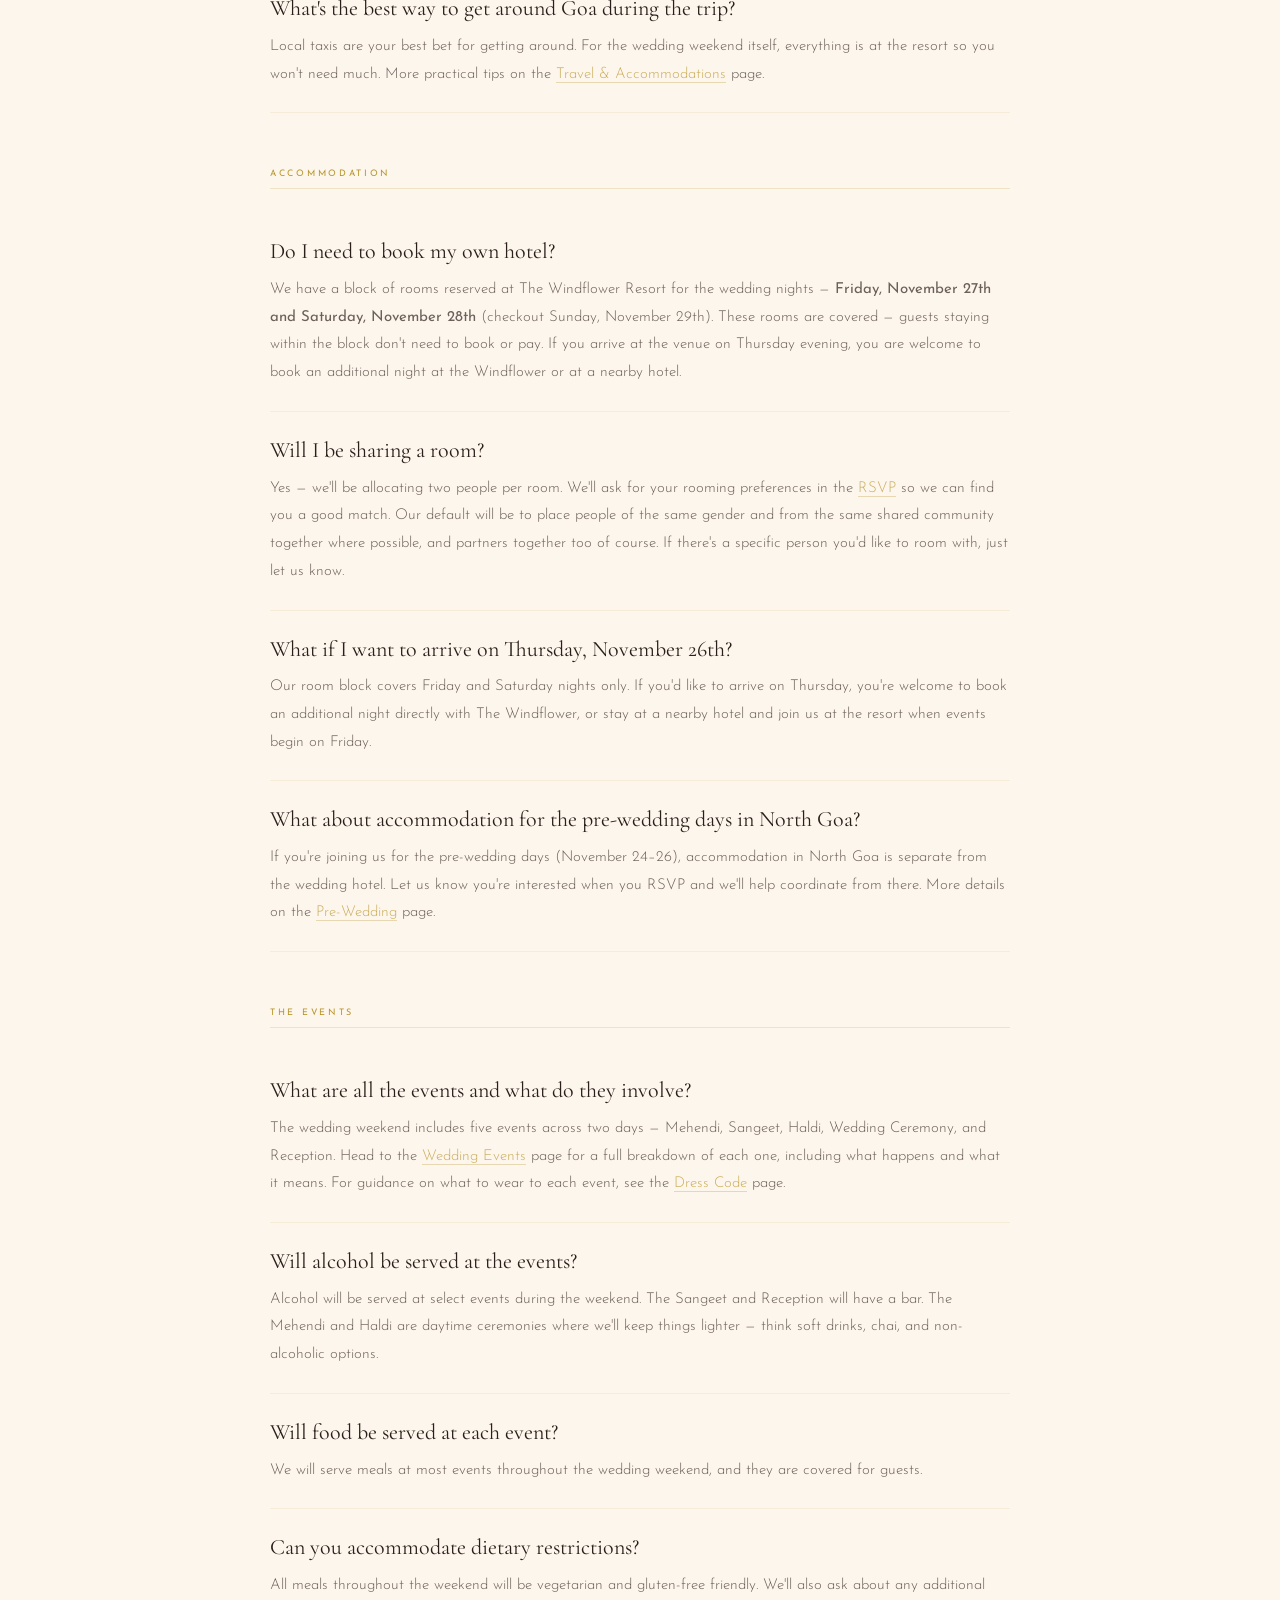
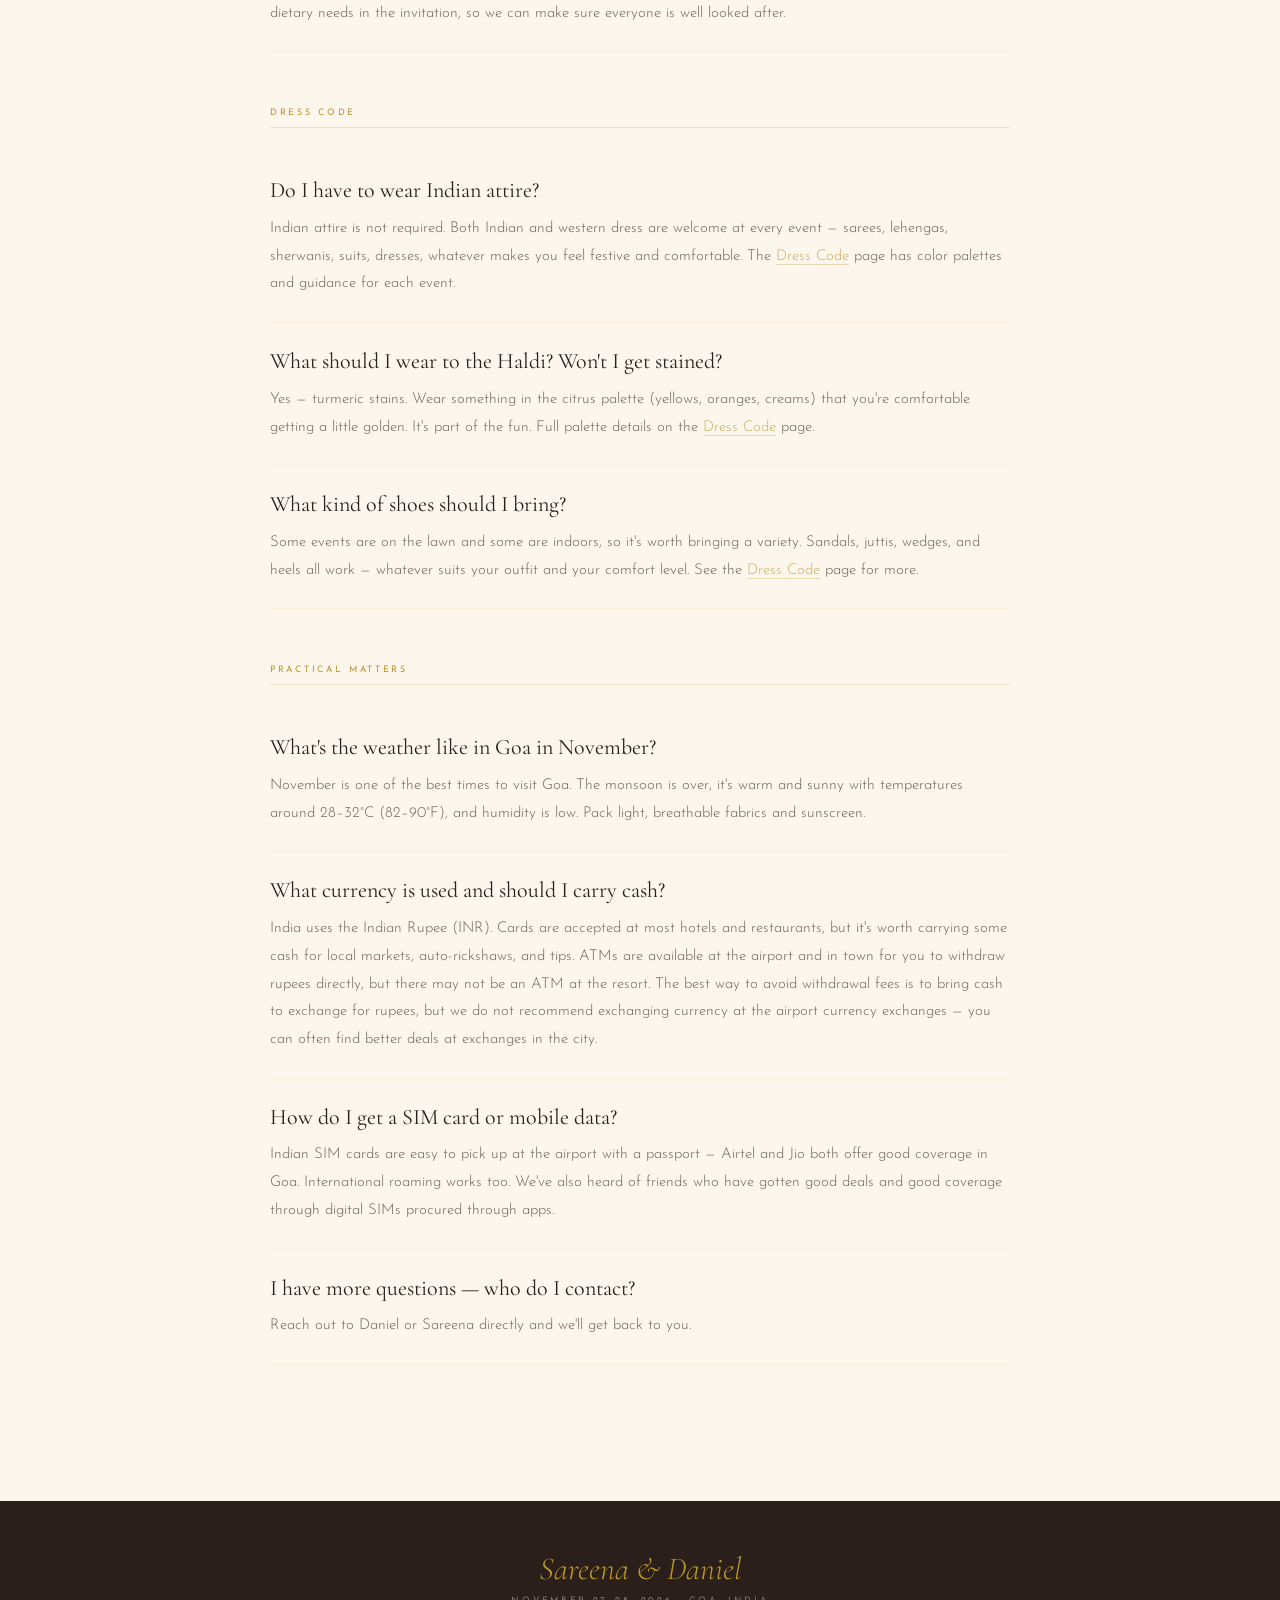
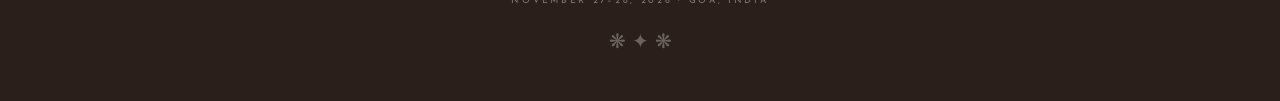
<file: faq.html>
<!DOCTYPE html>
<html lang="en">
<head>
<meta charset="UTF-8">
<meta name="viewport" content="width=device-width, initial-scale=1.0">
<title>FAQ — Sareena & Daniel · November 2026 · Goa</title>
<link href="https://fonts.googleapis.com/css2?family=Cormorant+Garamond:ital,wght@0,300;0,400;0,600;1,300;1,400&family=Josefin+Sans:wght@200;300;400&family=Noto+Serif:ital@0;1&display=swap" rel="stylesheet">
<link rel="stylesheet" href="styles.css">
</head>
<body>

<nav>
  <a class="nav-monogram" href="index.html">S & D</a>
  <button class="hamburger" onclick="toggleMenu()">&#9776;</button>
  <ul class="nav-links" id="nav-links">
    <li><a href="index.html">Home</a></li>
    <li><a href="concept.html">What We're Celebrating</a></li>
    <li><a href="prewedding.html">Pre-Wedding</a></li>
    <li><a href="events.html">Wedding Events</a></li>
    <li><a href="dresscode.html">Dress Code</a></li>
    <li><a href="travel.html">Travel & Accommodations</a></li>
    <li><a href="story.html">Gallery</a></li>
    <li><a href="registry.html">Registry</a></li>
    <li><a href="faq.html" class="active-nav">FAQ</a></li>
    <li><a href="rsvp.html">RSVP</a></li>
  </ul>
</nav>

<main id="faq" class="page-content">

  <div class="page-header">
    <p class="page-eyebrow">Good to Know</p>
    <h2 class="page-title">Frequently Asked Questions</h2>
    <div class="page-rule"></div>
    <p class="page-intro">Everything we think you might want to know before you go. If something isn't covered here, reach out directly.</p>
  </div>

  <div class="faq-sections">

    <!-- THE BASICS -->
    <div class="faq-section">
      <div class="faq-section-title">The Basics</div>

      <div class="faq-item">
        <div class="faq-q">When and where is the wedding?</div>
        <p class="faq-a">The wedding weekend takes place on <strong>Friday, November 27th and Saturday, November 28th, 2026</strong> at <strong>The Windflower Resort & Spa</strong> in Varca, South Goa, India. Checkout is Sunday, November 29th.</p>
      </div>

      <div class="faq-item">
        <div class="faq-q">Can I bring a plus-one?</div>
        <p class="faq-a">Plus-ones will be specified in your invitation. If you have any questions about your invitation, feel free to reach out to us directly.</p>
      </div>

      <div class="faq-item">
        <div class="faq-q">Do you have a registry?</div>
        <p class="faq-a">Yes! You can find our registry on the <a href="registry.html" class="faq-link">Registry</a> page — it'll take you straight to our Zola. Thank you so much for thinking of us.</p>
      </div>

      <div class="faq-item">
        <div class="faq-q">Do I need a visa to visit India?</div>
        <p class="faq-a">Yes, most international visitors will need a visa to enter India. The good news is that India's e-Visa is straightforward to apply for online and is available to citizens of most countries. We recommend applying at least a month before your travel date — check the application window requirements for your nationality and don't leave it too late. Check <strong>indianvisaonline.gov.in</strong> for the latest requirements based on your nationality.</p>
      </div>

    </div>

    <!-- TRAVEL & GETTING THERE -->
    <div class="faq-section">
      <div class="faq-section-title">Travel & Getting There</div>

      <div class="faq-item">
        <div class="faq-q">Which airport should I fly into?</div>
        <p class="faq-a">It depends on when you're arriving. If you're coming <strong>directly for the wedding weekend</strong>, fly into <strong>Dabolim Airport (GOI)</strong> in South Goa — it's about 25–35 minutes from the venue. If you're joining us <strong>early for the pre-wedding days in North Goa</strong> (November 24–26), fly into <strong>Mopa Airport (GOX)</strong> instead. However, <strong>you can fly into either airport</strong> and should choose a flight path that works best for your itinerary. See the <a href="travel.html" class="faq-link">Travel & Accommodations</a> page for more detail.</p>
      </div>

      <div class="faq-item">
        <div class="faq-q">How do I get from the airport to the venue?</div>
        <p class="faq-a">Taxis are the most reliable way to get from the airport to the venue — available at both airports and easy to arrange on arrival. Note that Uber does not reliably operate in Goa, so don't count on it. We'll share more details closer to the date and may coordinate some group transfers depending on arrival times.</p>
      </div>

      <div class="faq-item">
        <div class="faq-q">What's the best way to get around Goa during the trip?</div>
        <p class="faq-a">Local taxis are your best bet for getting around. For the wedding weekend itself, everything is at the resort so you won't need much. More practical tips on the <a href="travel.html" class="faq-link">Travel & Accommodations</a> page.</p>
      </div>

    </div>

    <!-- ACCOMMODATION -->
    <div class="faq-section">
      <div class="faq-section-title">Accommodation</div>

      <div class="faq-item">
        <div class="faq-q">Do I need to book my own hotel?</div>
        <p class="faq-a">We have a block of rooms reserved at The Windflower Resort for the wedding nights — <strong>Friday, November 27th and Saturday, November 28th</strong> (checkout Sunday, November 29th). These rooms are covered — guests staying within the block don't need to book or pay. If you arrive at the venue on Thursday evening, you are welcome to book an additional night at the Windflower or at a nearby hotel.</p>
      </div>

      <div class="faq-item">
        <div class="faq-q">Will I be sharing a room?</div>
        <p class="faq-a">Yes — we'll be allocating two people per room. We'll ask for your rooming preferences in the <a href="rsvp.html" class="faq-link">RSVP</a> so we can find you a good match. Our default will be to place people of the same gender and from the same shared community together where possible, and partners together too of course. If there's a specific person you'd like to room with, just let us know.</p>
      </div>

      <div class="faq-item">
        <div class="faq-q">What if I want to arrive on Thursday, November 26th?</div>
        <p class="faq-a">Our room block covers Friday and Saturday nights only. If you'd like to arrive on Thursday, you're welcome to book an additional night directly with The Windflower, or stay at a nearby hotel and join us at the resort when events begin on Friday.</p>
      </div>

      <div class="faq-item">
        <div class="faq-q">What about accommodation for the pre-wedding days in North Goa?</div>
        <p class="faq-a">If you're joining us for the pre-wedding days (November 24–26), accommodation in North Goa is separate from the wedding hotel. Let us know you're interested when you RSVP and we'll help coordinate from there. More details on the <a href="prewedding.html" class="faq-link">Pre-Wedding</a> page.</p>
      </div>

    </div>

    <!-- THE EVENTS -->
    <div class="faq-section">
      <div class="faq-section-title">The Events</div>

      <div class="faq-item">
        <div class="faq-q">What are all the events and what do they involve?</div>
        <p class="faq-a">The wedding weekend includes five events across two days — Mehendi, Sangeet, Haldi, Wedding Ceremony, and Reception. Head to the <a href="events.html" class="faq-link">Wedding Events</a> page for a full breakdown of each one, including what happens and what it means. For guidance on what to wear to each event, see the <a href="dresscode.html" class="faq-link">Dress Code</a> page.</p>
      </div>

      <div class="faq-item">
        <div class="faq-q">Will alcohol be served at the events?</div>
        <p class="faq-a">Alcohol will be served at select events during the weekend. The Sangeet and Reception will have a bar. The Mehendi and Haldi are daytime ceremonies where we'll keep things lighter — think soft drinks, chai, and non-alcoholic options.</p>
      </div>

      <div class="faq-item">
        <div class="faq-q">Will food be served at each event?</div>
        <p class="faq-a">We will serve meals at most events throughout the wedding weekend, and they are covered for guests.</p>
      </div>

      <div class="faq-item">
        <div class="faq-q">Can you accommodate dietary restrictions?</div>
        <p class="faq-a">All meals throughout the weekend will be vegetarian and gluten-free friendly. We'll also ask about any additional dietary needs in the invitation, so we can make sure everyone is well looked after.</p>
      </div>

    </div>

    <!-- DRESS CODE -->
    <div class="faq-section">
      <div class="faq-section-title">Dress Code</div>

      <div class="faq-item">
        <div class="faq-q">Do I have to wear Indian attire?</div>
        <p class="faq-a">Indian attire is not required. Both Indian and western dress are welcome at every event — sarees, lehengas, sherwanis, suits, dresses, whatever makes you feel festive and comfortable. The <a href="dresscode.html" class="faq-link">Dress Code</a> page has color palettes and guidance for each event.</p>
      </div>

      <div class="faq-item">
        <div class="faq-q">What should I wear to the Haldi? Won't I get stained?</div>
        <p class="faq-a">Yes — turmeric stains. Wear something in the citrus palette (yellows, oranges, creams) that you're comfortable getting a little golden. It's part of the fun. Full palette details on the <a href="dresscode.html" class="faq-link">Dress Code</a> page.</p>
      </div>

      <div class="faq-item">
        <div class="faq-q">What kind of shoes should I bring?</div>
        <p class="faq-a">Some events are on the lawn and some are indoors, so it's worth bringing a variety. Sandals, juttis, wedges, and heels all work — whatever suits your outfit and your comfort level. See the <a href="dresscode.html" class="faq-link">Dress Code</a> page for more.</p>
      </div>

    </div>

    <!-- PRACTICAL -->
    <div class="faq-section">
      <div class="faq-section-title">Practical Matters</div>

      <div class="faq-item">
        <div class="faq-q">What's the weather like in Goa in November?</div>
        <p class="faq-a">November is one of the best times to visit Goa. The monsoon is over, it's warm and sunny with temperatures around 28–32°C (82–90°F), and humidity is low. Pack light, breathable fabrics and sunscreen.</p>
      </div>

      <div class="faq-item">
        <div class="faq-q">What currency is used and should I carry cash?</div>
        <p class="faq-a">India uses the Indian Rupee (INR). Cards are accepted at most hotels and restaurants, but it's worth carrying some cash for local markets, auto-rickshaws, and tips. ATMs are available at the airport and in town for you to withdraw rupees directly, but there may not be an ATM at the resort. The best way to avoid withdrawal fees is to bring cash to exchange for rupees, but we do not recommend exchanging currency at the airport currency exchanges — you can often find better deals at exchanges in the city.</p>
      </div>

      <div class="faq-item">
        <div class="faq-q">How do I get a SIM card or mobile data?</div>
        <p class="faq-a">Indian SIM cards are easy to pick up at the airport with a passport — Airtel and Jio both offer good coverage in Goa. International roaming works too. We've also heard of friends who have gotten good deals and good coverage through digital SIMs procured through apps.</p>
      </div>

      <div class="faq-item">
        <div class="faq-q">I have more questions — who do I contact?</div>
        <p class="faq-a">Reach out to Daniel or Sareena directly and we'll get back to you.</p>
      </div>

    </div>

  </div>
</main>

<footer>
  <div class="footer-names">Sareena & Daniel</div>
  <div class="footer-date">November 27–28, 2026 · Goa, India</div>
  <div class="footer-motif">❋ ✦ ❋</div>
</footer>

<script>
  function toggleMenu() {
    const nav = document.getElementById('nav-links');
    nav.classList.toggle('open');
  }
</script>

</body>
</html>
</file>
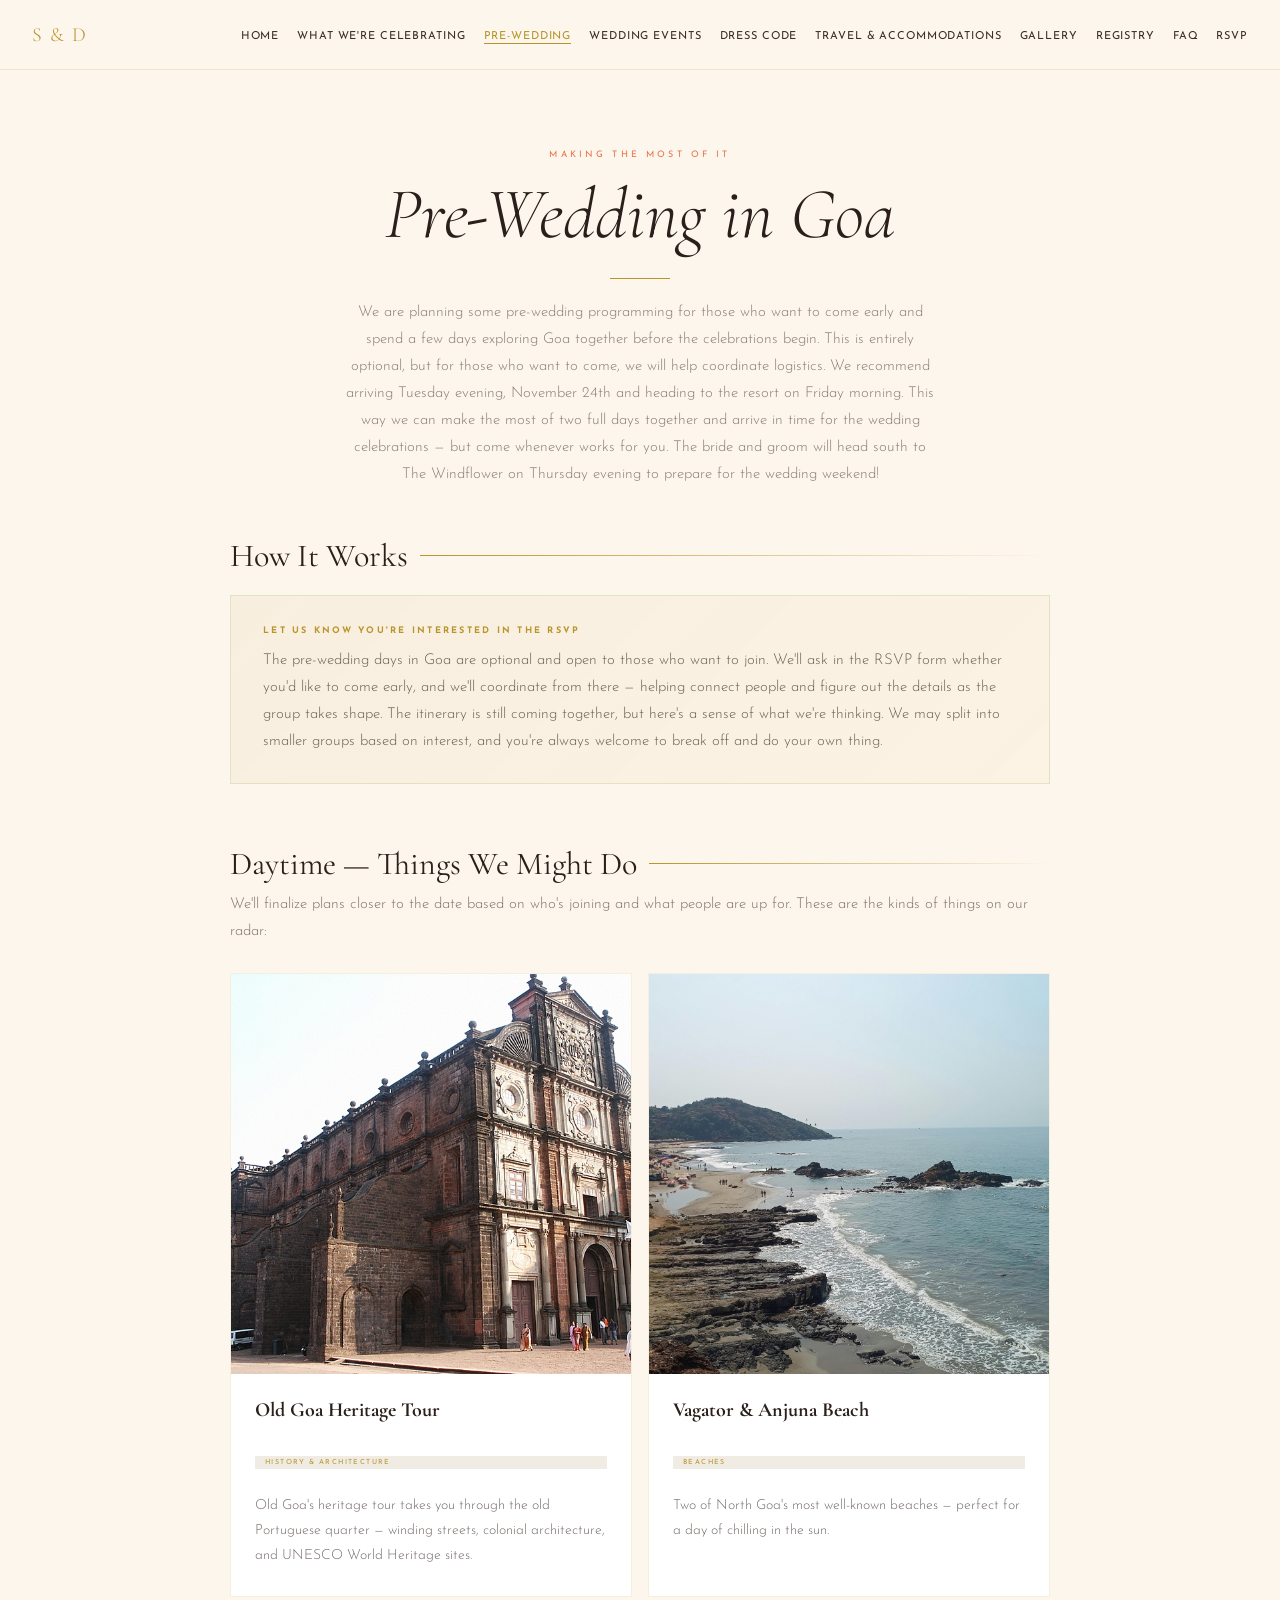
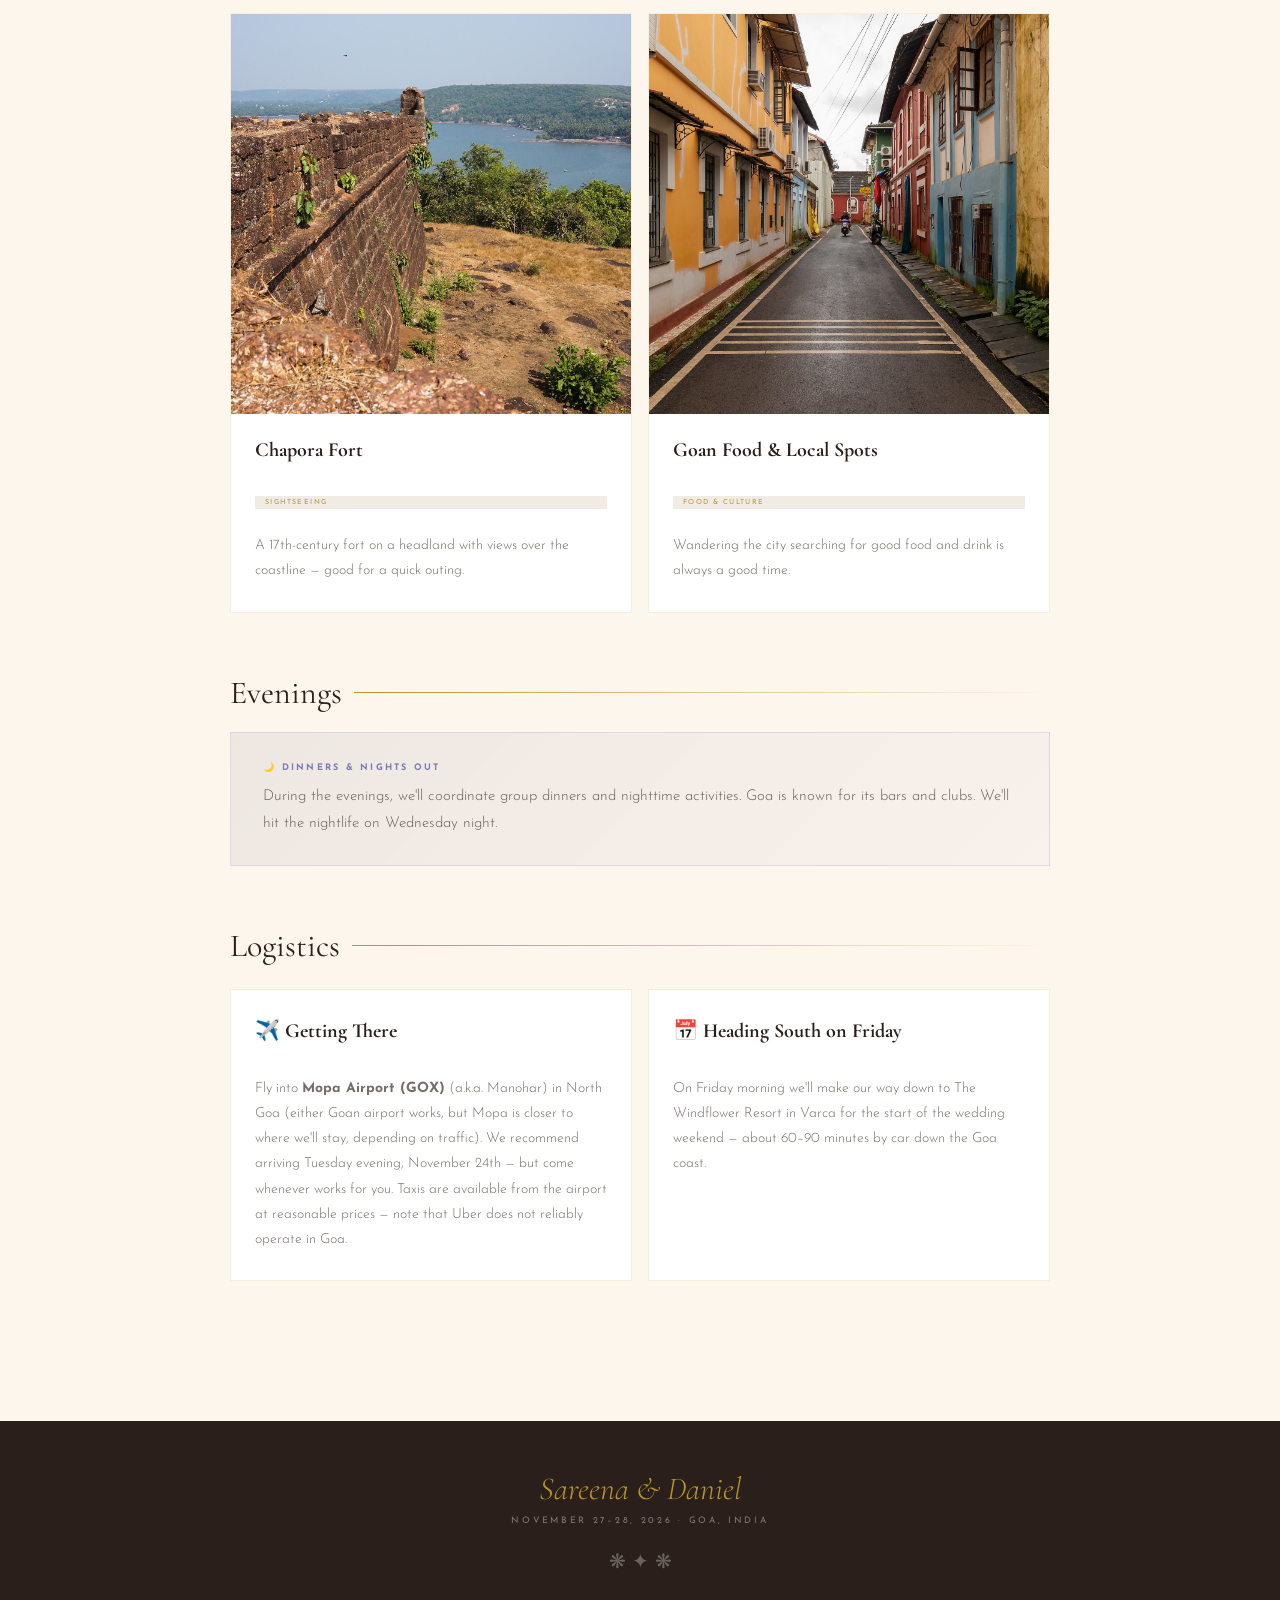
<file: prewedding.html>
<!DOCTYPE html>
<html lang="en">
<head>
<meta charset="UTF-8">
<meta name="viewport" content="width=device-width, initial-scale=1.0">
<title>Pre-Wedding — Sareena & Daniel · November 2026 · Goa</title>
<link href="https://fonts.googleapis.com/css2?family=Cormorant+Garamond:ital,wght@0,300;0,400;0,600;1,300;1,400&family=Josefin+Sans:wght@200;300;400&family=Noto+Serif:ital@0;1&display=swap" rel="stylesheet">
<link rel="stylesheet" href="styles.css">
</head>
<body>

<nav>
  <a class="nav-monogram" href="index.html">S & D</a>
  <button class="hamburger" onclick="toggleMenu()">&#9776;</button>
  <ul class="nav-links" id="nav-links">
    <li><a href="index.html">Home</a></li>
    <li><a href="concept.html">What We're Celebrating</a></li>
    <li><a href="prewedding.html" class="active-nav">Pre-Wedding</a></li>
    <li><a href="events.html">Wedding Events</a></li>
    <li><a href="dresscode.html">Dress Code</a></li>
    <li><a href="travel.html">Travel & Accommodations</a></li>
    <li><a href="story.html">Gallery</a></li>
    <li><a href="registry.html">Registry</a></li>
    <li><a href="faq.html">FAQ</a></li>
    <li><a href="rsvp.html">RSVP</a></li>
  </ul>
</nav>

<main id="prewedding" class="page-content">

  <div class="page-header">
    <p class="page-eyebrow">Making the most of it</p>
    <h2 class="page-title">Pre-Wedding in Goa</h2>
    <div class="page-rule"></div>
    <p class="page-intro">We are planning some pre-wedding programming for those who want to come early and spend a few days exploring Goa together before the celebrations begin. This is entirely optional, but for those who want to come, we will help coordinate logistics. We recommend arriving Tuesday evening, November 24th and heading to the resort on Friday morning. This way we can make the most of two full days together and arrive in time for the wedding celebrations — but come whenever works for you. The bride and groom will head south to The Windflower on Thursday evening to prepare for the wedding weekend!</p>
  </div>

  <div class="travel-sections">

    <!-- OVERVIEW -->
    <div class="travel-section">
      <h3 class="travel-section-title">
        How It Works
        <div class="travel-section-rule"></div>
      </h3>
      <div class="travel-tip-box" style="background: linear-gradient(135deg, rgba(184,149,42,0.07), rgba(232,162,32,0.04));">
        <h4 style="color: var(--antique-gold);">Let us know you're interested in the RSVP</h4>
        <p>The pre-wedding days in Goa are optional and open to those who want to join. We'll ask in the RSVP form whether you'd like to come early, and we'll coordinate from there — helping connect people and figure out the details as the group takes shape. The itinerary is still coming together, but here's a sense of what we're thinking. We may split into smaller groups based on interest, and you're always welcome to break off and do your own thing.</p>
      </div>
    </div>

    <!-- DAYTIME ACTIVITIES -->
    <div class="travel-section">
      <h3 class="travel-section-title">
        Daytime — Things We Might Do
        <div class="travel-section-rule"></div>
      </h3>
      <p class="travel-section-intro">We'll finalize plans closer to the date based on who's joining and what people are up for. These are the kinds of things on our radar:</p>
      <div class="travel-cards">

        <div class="travel-card">
          <img class="travel-card-image" src="old-goa.jpg" alt="Old Goa Heritage Walk">
          <div class="travel-card-body">
            <h4>Old Goa Heritage Tour</h4>
            <span class="tag">History & Architecture</span>
            <p style="margin-top:12px;">Old Goa's heritage tour takes you through the old Portuguese quarter — winding streets, colonial architecture, and UNESCO World Heritage sites.</p>
          </div>
        </div>

        <div class="travel-card">
          <img class="travel-card-image" src="vagator-anjuna-beach.jpg" alt="Vagator & Anjuna Beach">
          <div class="travel-card-body">
            <h4>Vagator & Anjuna Beach</h4>
            <span class="tag">Beaches</span>
            <p style="margin-top:12px;">Two of North Goa's most well-known beaches — perfect for a day of chilling in the sun.</p>
          </div>
        </div>

        <div class="travel-card">
          <img class="travel-card-image" src="chapora-fort.jpg" alt="Chapora Fort">
          <div class="travel-card-body">
            <h4>Chapora Fort</h4>
            <span class="tag">Sightseeing</span>
            <p style="margin-top:12px;">A 17th-century fort on a headland with views over the coastline — good for a quick outing.</p>
          </div>
        </div>

        <div class="travel-card">
          <img class="travel-card-image" src="goan-food.jpg" alt="Goan Food & Local Spots">
          <div class="travel-card-body">
            <h4>Goan Food & Local Spots</h4>
            <span class="tag">Food & Culture</span>
            <p style="margin-top:12px;">Wandering the city searching for good food and drink is always a good time.</p>
          </div>
        </div>

      </div>
    </div>

    <!-- EVENINGS -->
    <div class="travel-section">
      <h3 class="travel-section-title">
        Evenings
        <div class="travel-section-rule"></div>
      </h3>
      <div class="travel-tip-box" style="background: linear-gradient(135deg, rgba(64,72,96,0.08), rgba(168,168,224,0.06)); border-color: rgba(168,168,224,0.3);">
        <h4 style="color: #7878b8;">🌙 Dinners & Nights Out</h4>
        <p>During the evenings, we'll coordinate group dinners and nighttime activities. Goa is known for its bars and clubs. We'll hit the nightlife on Wednesday night.</p>
      </div>
    </div>

    <!-- LOGISTICS -->
    <div class="travel-section">
      <h3 class="travel-section-title">
        Logistics
        <div class="travel-section-rule"></div>
      </h3>
      <div class="travel-cards">
        <div class="travel-card travel-card-simple">
          <h4>✈️ Getting There</h4>
          <p>Fly into <strong>Mopa Airport (GOX)</strong> (a.k.a. Manohar) in North Goa (either Goan airport works, but Mopa is closer to where we'll stay, depending on traffic). We recommend arriving Tuesday evening, November 24th — but come whenever works for you. Taxis are available from the airport at reasonable prices — note that Uber does not reliably operate in Goa.</p>
        </div>
        <div class="travel-card travel-card-simple">
          <h4>📅 Heading South on Friday</h4>
          <p>On Friday morning we'll make our way down to The Windflower Resort in Varca for the start of the wedding weekend — about 60–90 minutes by car down the Goa coast.</p>
        </div>
      </div>
    </div>

  </div>
</main>

<footer>
  <div class="footer-names">Sareena & Daniel</div>
  <div class="footer-date">November 27–28, 2026 · Goa, India</div>
  <div class="footer-motif">❋ ✦ ❋</div>
</footer>

<script>
  function toggleMenu() {
    const nav = document.getElementById('nav-links');
    nav.classList.toggle('open');
  }
</script>

</body>
</html>
</file>
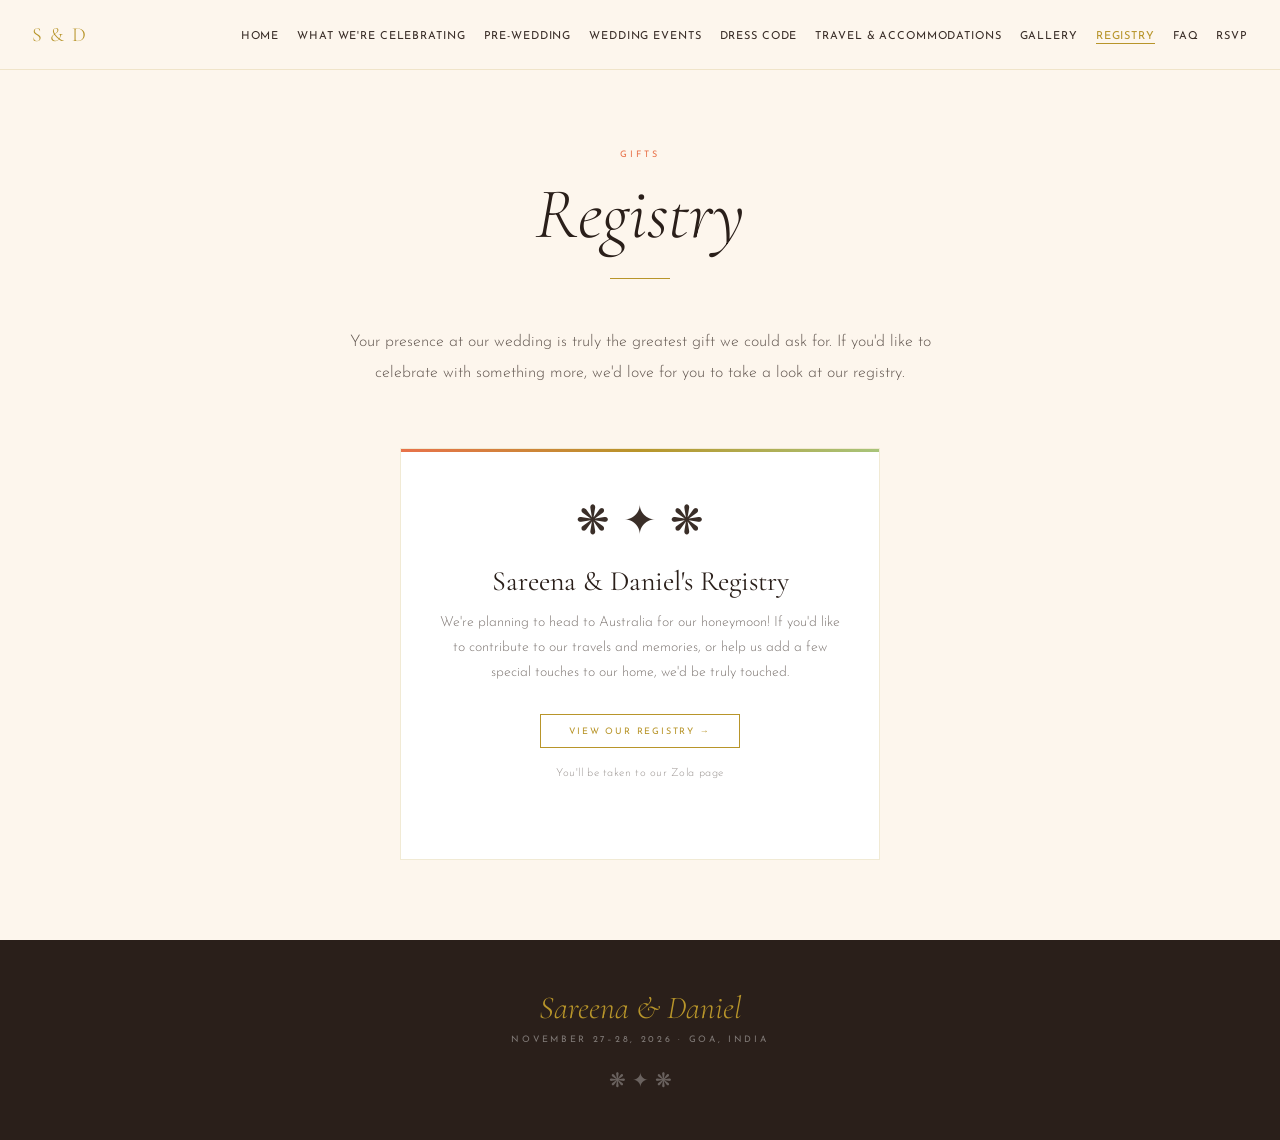
<file: registry.html>
<!DOCTYPE html>
<html lang="en">
<head>
<meta charset="UTF-8">
<meta name="viewport" content="width=device-width, initial-scale=1.0">
<title>Registry — Sareena & Daniel · November 2026 · Goa</title>
<link href="https://fonts.googleapis.com/css2?family=Cormorant+Garamond:ital,wght@0,300;0,400;0,600;1,300;1,400&family=Josefin+Sans:wght@200;300;400&family=Noto+Serif:ital@0;1&display=swap" rel="stylesheet">
<link rel="stylesheet" href="styles.css">
</head>
<body>
<nav>
  <a class="nav-monogram" href="index.html">S & D</a>
  <button class="hamburger" onclick="toggleMenu()">&#9776;</button>
  <ul class="nav-links" id="nav-links">
    <li><a href="index.html">Home</a></li>
    <li><a href="concept.html">What We're Celebrating</a></li>
    <li><a href="prewedding.html">Pre-Wedding</a></li>
    <li><a href="events.html">Wedding Events</a></li>
    <li><a href="dresscode.html">Dress Code</a></li>
    <li><a href="travel.html">Travel & Accommodations</a></li>
    <li><a href="story.html">Gallery</a></li>
    <li><a href="registry.html" class="active-nav">Registry</a></li>
    <li><a href="faq.html">FAQ</a></li>
    <li><a href="rsvp.html">RSVP</a></li>
  </ul>
</nav>
<main id="registry" class="page-content">
  <div class="page-header">
    <p class="page-eyebrow">Gifts</p>
    <h2 class="page-title">Registry</h2>
    <div class="page-rule"></div>
  </div>
  <div class="registry-hero">
    <p>Your presence at our wedding is truly the greatest gift we could ask for. If you'd like to celebrate with something more, we'd love for you to take a look at our registry.</p>
  </div>
  <div style="max-width: 560px; margin: 0 auto; padding: 0 40px 80px;">
    <div class="registry-card" style="position: relative; overflow: hidden;" onclick="window.open('https://www.zola.com/registry/sareenaanddaniel', '_blank')">
      <div style="position: absolute; top: 0; left: 0; right: 0; height: 3px; background: linear-gradient(to right, var(--coral), var(--antique-gold), var(--pistachio));"></div>
      <div class="registry-card-icon">❋ ✦ ❋</div>
      <h3>Sareena & Daniel's Registry</h3>
      <p>We're planning to head to Australia for our honeymoon! If you'd like to contribute to our travels and memories, or help us add a few special touches to our home, we'd be truly touched.</p>
      <span class="btn-outline">View Our Registry →</span>
      <p style="margin-top: 16px; font-size: 11px; color: var(--text); opacity: 0.5; letter-spacing: 0.05em;">You'll be taken to our Zola page</p>
    </div>
  </div>
</main>
<footer>
  <div class="footer-names">Sareena & Daniel</div>
  <div class="footer-date">November 27–28, 2026 · Goa, India</div>
  <div class="footer-motif">❋ ✦ ❋</div>
</footer>
<script>
  function toggleMenu() {
    const nav = document.getElementById('nav-links');
    nav.classList.toggle('open');
  }
</script>
</body>
</html>
</file>
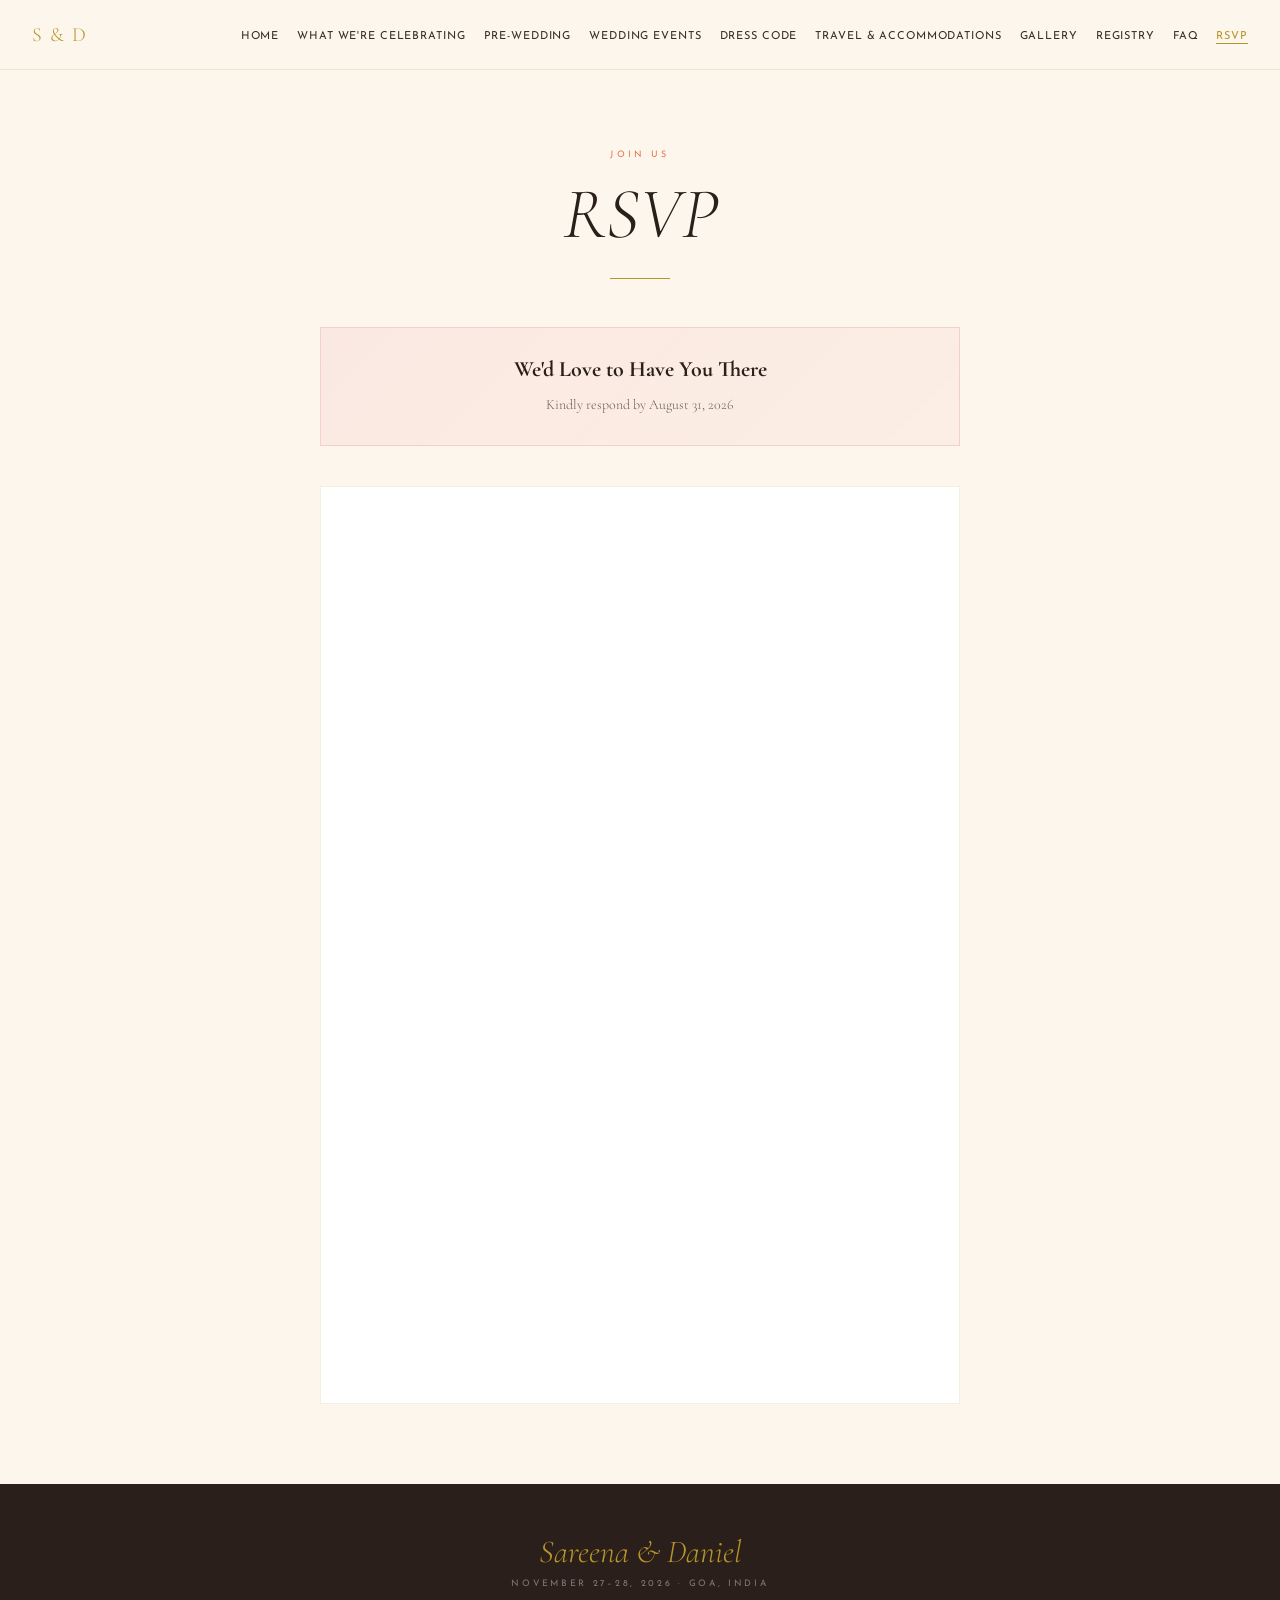
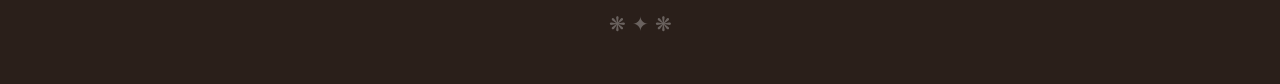
<file: rsvp.html>
<!DOCTYPE html>
<html lang="en">
<head>
<meta charset="UTF-8">
<meta name="viewport" content="width=device-width, initial-scale=1.0">
<title>RSVP — Sareena & Daniel · November 2026 · Goa</title>
<link href="https://fonts.googleapis.com/css2?family=Cormorant+Garamond:ital,wght@0,300;0,400;0,600;1,300;1,400&family=Josefin+Sans:wght@200;300;400&family=Noto+Serif:ital@0;1&display=swap" rel="stylesheet">
<link rel="stylesheet" href="styles.css">
</head>
<body>

<nav>
  <a class="nav-monogram" href="index.html">S & D</a>
  <button class="hamburger" onclick="toggleMenu()">&#9776;</button>
  <ul class="nav-links" id="nav-links">
    <li><a href="index.html">Home</a></li>
    <li><a href="concept.html">What We're Celebrating</a></li>
    <li><a href="prewedding.html">Pre-Wedding</a></li>
    <li><a href="events.html">Wedding Events</a></li>
    <li><a href="dresscode.html">Dress Code</a></li>
    <li><a href="travel.html">Travel & Accommodations</a></li>
    <li><a href="story.html">Gallery</a></li>
    <li><a href="registry.html">Registry</a></li>
    <li><a href="faq.html">FAQ</a></li>
    <li><a href="rsvp.html" class="active-nav">RSVP</a></li>
  </ul>
</nav>

<main id="rsvp" class="page-content">

  <div class="page-header">
    <p class="page-eyebrow">Join Us</p>
    <h2 class="page-title">RSVP</h2>
    <div class="page-rule"></div>
  </div>

  <div class="rsvp-wrapper">

    <div class="rsvp-note">
      <h3>We'd Love to Have You There</h3>
      <p class="rsvp-deadline">Kindly respond by August 31, 2026</p>
    </div>

    <div class="rsvp-form-container">
      <iframe src="https://docs.google.com/forms/d/e/1FAIpQLScVHPAFG4wphxlX-LzSeL1GbH42cXWfdTOxJAiVf6qJgEHd7A/viewform?embedded=true" width="100%" height="900" frameborder="0" marginheight="0" marginwidth="0">Loading…</iframe>
    </div>

  </div>
</main>

<footer>
  <div class="footer-names">Sareena & Daniel</div>
  <div class="footer-date">November 27–28, 2026 · Goa, India</div>
  <div class="footer-motif">❋ ✦ ❋</div>
</footer>

<script>
  function toggleMenu() {
    const nav = document.getElementById('nav-links');
    nav.classList.toggle('open');
  }
</script>

</body>
</html>
</file>
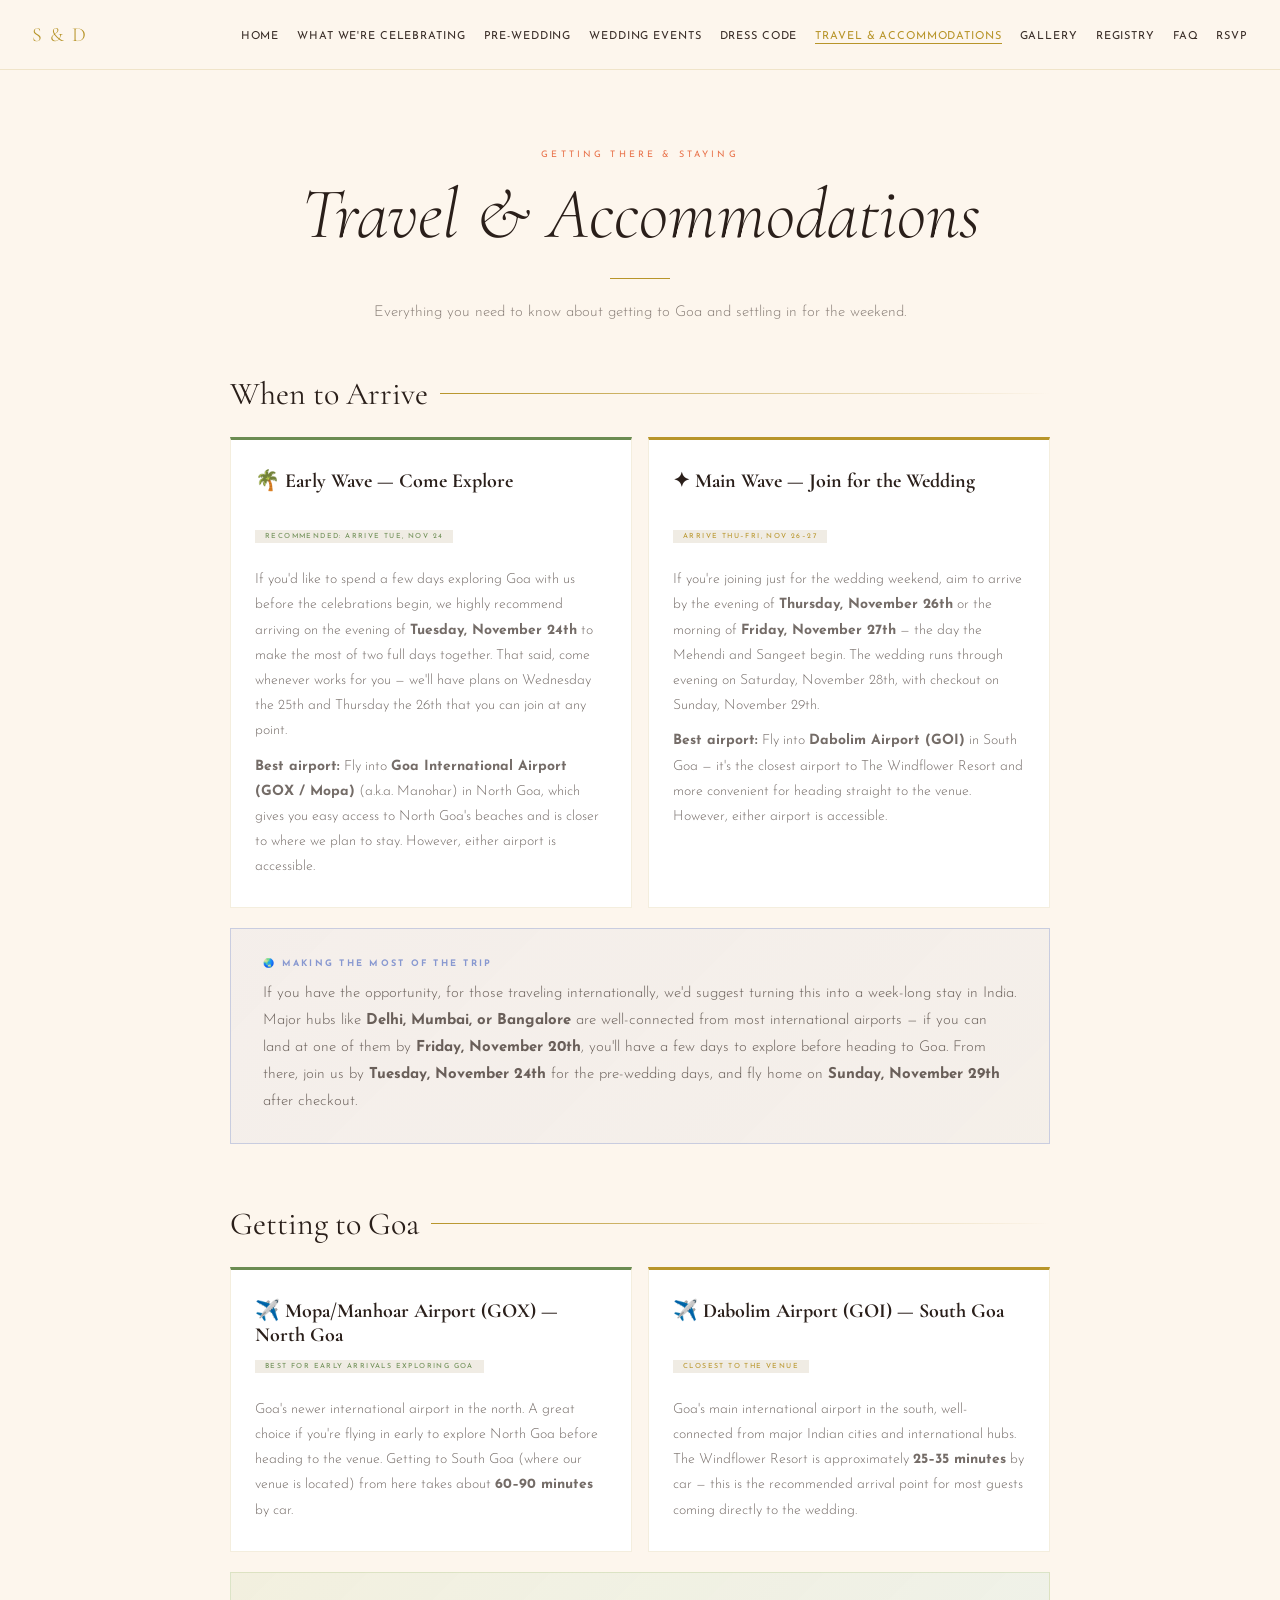
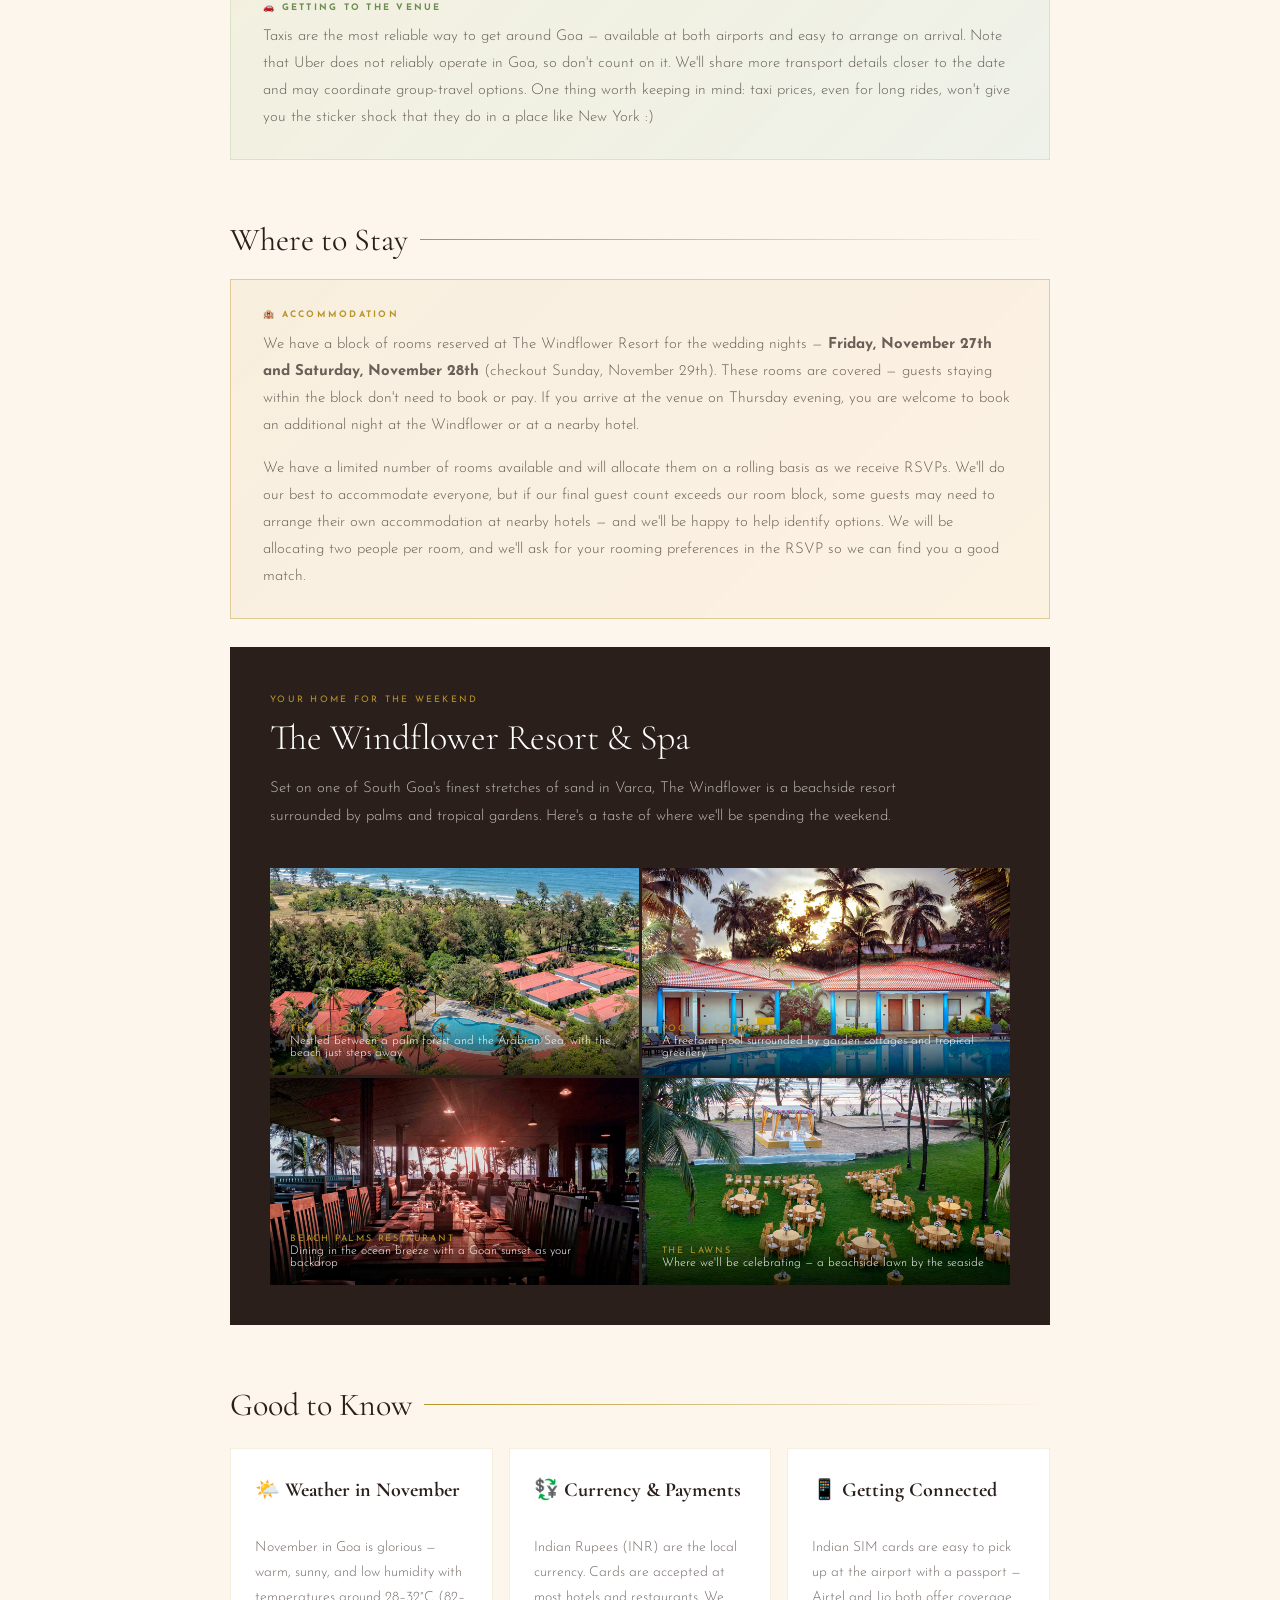
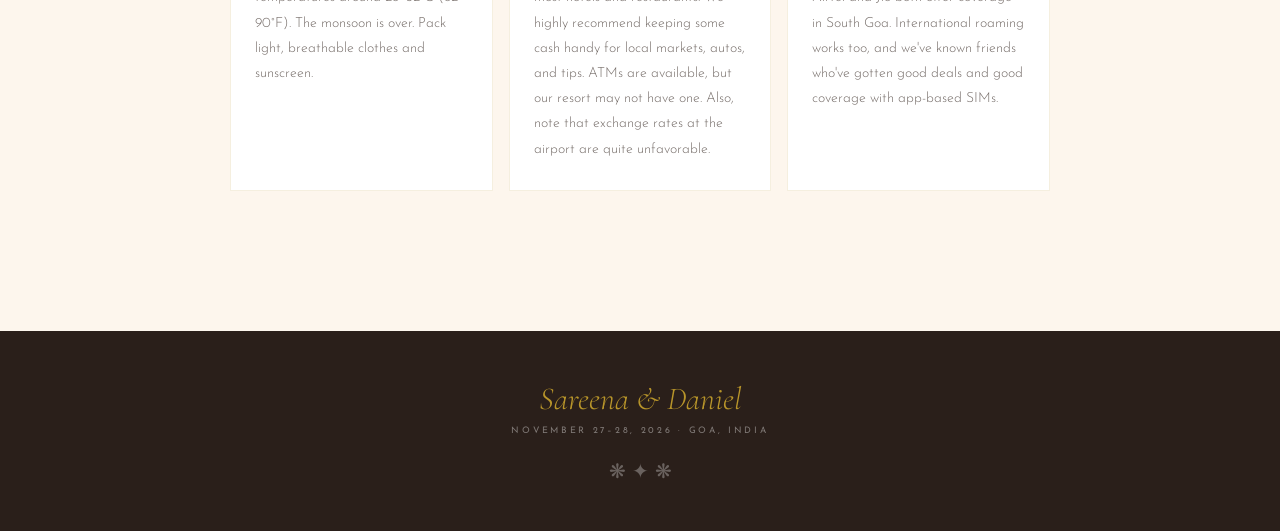
<file: travel.html>
<!DOCTYPE html>
<html lang="en">
<head>
<meta charset="UTF-8">
<meta name="viewport" content="width=device-width, initial-scale=1.0">
<title>Travel & Accommodations — Sareena & Daniel · November 2026 · Goa</title>
<link href="https://fonts.googleapis.com/css2?family=Cormorant+Garamond:ital,wght@0,300;0,400;0,600;1,300;1,400&family=Josefin+Sans:wght@200;300;400&family=Noto+Serif:ital@0;1&display=swap" rel="stylesheet">
<link rel="stylesheet" href="styles.css">
</head>
<body>

<nav>
  <a class="nav-monogram" href="index.html">S & D</a>
  <button class="hamburger" onclick="toggleMenu()">&#9776;</button>
  <ul class="nav-links" id="nav-links">
    <li><a href="index.html">Home</a></li>
    <li><a href="concept.html">What We're Celebrating</a></li>
    <li><a href="prewedding.html">Pre-Wedding</a></li>
    <li><a href="events.html">Wedding Events</a></li>
    <li><a href="dresscode.html">Dress Code</a></li>
    <li><a href="travel.html" class="active-nav">Travel & Accommodations</a></li>
    <li><a href="story.html">Gallery</a></li>
    <li><a href="registry.html">Registry</a></li>
    <li><a href="faq.html">FAQ</a></li>
    <li><a href="rsvp.html">RSVP</a></li>
  </ul>
</nav>

<main id="travel" class="page-content">

  <div class="page-header">
    <p class="page-eyebrow">Getting There & Staying</p>
    <h2 class="page-title">Travel & Accommodations</h2>
    <div class="page-rule"></div>
    <p class="page-intro">Everything you need to know about getting to Goa and settling in for the weekend.</p>
  </div>

  <div class="travel-sections">

    <!-- WHEN TO ARRIVE -->
    <div class="travel-section">
      <h3 class="travel-section-title">
        When to Arrive
        <div class="travel-section-rule"></div>
      </h3>

      <div class="travel-cards">
        <div class="travel-card travel-card-simple" style="border-top: 3px solid var(--palm-green);">
          <h4>🌴 Early Wave — Come Explore</h4>
          <span class="tag" style="color: var(--palm-green);">Recommended: Arrive Tue, Nov 24</span>
          <p style="margin-top:12px;">If you'd like to spend a few days exploring Goa with us before the celebrations begin, we highly recommend arriving on the evening of <strong>Tuesday, November 24th</strong> to make the most of two full days together. That said, come whenever works for you — we'll have plans on Wednesday the 25th and Thursday the 26th that you can join at any point.</p>
          <p style="margin-top:10px;"><strong>Best airport:</strong> Fly into <strong>Goa International Airport (GOX / Mopa)</strong> (a.k.a. Manohar) in North Goa, which gives you easy access to North Goa's beaches and is closer to where we plan to stay. However, either airport is accessible.</p>
        </div>
        <div class="travel-card travel-card-simple" style="border-top: 3px solid var(--antique-gold);">
          <h4>✦ Main Wave — Join for the Wedding</h4>
          <span class="tag" style="color: var(--antique-gold);">Arrive Thu–Fri, Nov 26–27</span>
          <p style="margin-top:12px;">If you're joining just for the wedding weekend, aim to arrive by the evening of <strong>Thursday, November 26th</strong> or the morning of <strong>Friday, November 27th</strong> — the day the Mehendi and Sangeet begin. The wedding runs through evening on Saturday, November 28th, with checkout on Sunday, November 29th.</p>
          <p style="margin-top:10px;"><strong>Best airport:</strong> Fly into <strong>Dabolim Airport (GOI)</strong> in South Goa — it's the closest airport to The Windflower Resort and more convenient for heading straight to the venue. However, either airport is accessible.</p>
        </div>
      </div>

      <div class="travel-tip-box" style="border-color: rgba(136,152,208,0.4); background: linear-gradient(135deg, rgba(136,152,208,0.07), rgba(88,120,168,0.05));">
        <h4 style="color: var(--periwinkle);">🌏 Making the Most of the Trip</h4>
        <p>If you have the opportunity, for those traveling internationally, we'd suggest turning this into a week-long stay in India. Major hubs like <strong>Delhi, Mumbai, or Bangalore</strong> are well-connected from most international airports — if you can land at one of them by <strong>Friday, November 20th</strong>, you'll have a few days to explore before heading to Goa. From there, join us by <strong>Tuesday, November 24th</strong> for the pre-wedding days, and fly home on <strong>Sunday, November 29th</strong> after checkout.</p>
      </div>

    </div>

    <!-- GETTING TO GOA -->
    <div class="travel-section">
      <h3 class="travel-section-title">
        Getting to Goa
        <div class="travel-section-rule"></div>
      </h3>
      <div class="travel-cards">
        <div class="travel-card travel-card-simple" style="border-top: 3px solid var(--palm-green);">
          <h4>✈️ Mopa/Manhoar Airport (GOX) — North Goa</h4>
          <span class="tag" style="color: var(--palm-green);">Best for early arrivals exploring Goa</span>
          <p style="margin-top:12px;">Goa's newer international airport in the north. A great choice if you're flying in early to explore North Goa before heading to the venue. Getting to South Goa (where our venue is located) from here takes about <strong>60–90 minutes</strong> by car.</p>
        </div>
        <div class="travel-card travel-card-simple" style="border-top: 3px solid var(--antique-gold);">
          <h4>✈️ Dabolim Airport (GOI) — South Goa</h4>
          <span class="tag" style="color: var(--antique-gold);">Closest to the venue</span>
          <p style="margin-top:12px;">Goa's main international airport in the south, well-connected from major Indian cities and international hubs. The Windflower Resort is approximately <strong>25–35 minutes</strong> by car — this is the recommended arrival point for most guests coming directly to the wedding.</p>
        </div>
      </div>
      <div class="travel-tip-box">
        <h4>🚗 Getting to the Venue</h4>
        <p>Taxis are the most reliable way to get around Goa — available at both airports and easy to arrange on arrival. Note that Uber does not reliably operate in Goa, so don't count on it. We'll share more transport details closer to the date and may coordinate group-travel options. One thing worth keeping in mind: taxi prices, even for long rides, won't give you the sticker shock that they do in a place like New York :) </p>
      </div>
    </div>

    <!-- WHERE TO STAY -->
    <div class="travel-section">
      <h3 class="travel-section-title">
        Where to Stay
        <div class="travel-section-rule"></div>
      </h3>

      <div class="travel-tip-box" style="border-color: rgba(184,149,42,0.4); background: linear-gradient(135deg, rgba(184,149,42,0.07), rgba(232,162,32,0.05)); margin-bottom: 28px;">
        <h4 style="color: var(--antique-gold);">🏨 Accommodation</h4>
        <p>We have a block of rooms reserved at The Windflower Resort for the wedding nights — <strong>Friday, November 27th and Saturday, November 28th</strong> (checkout Sunday, November 29th). These rooms are covered — guests staying within the block don't need to book or pay. If you arrive at the venue on Thursday evening, you are welcome to book an additional night at the Windflower or at a nearby hotel.</p>
        <p style="margin-top: 10px;">We have a limited number of rooms available and will allocate them on a rolling basis as we receive RSVPs. We'll do our best to accommodate everyone, but if our final guest count exceeds our room block, some guests may need to arrange their own accommodation at nearby hotels — and we'll be happy to help identify options. We will be allocating two people per room, and we'll ask for your rooming preferences in the RSVP so we can find you a good match.</p>
      </div>

      <!-- Windflower resort showcase -->
      <div class="venue-showcase">
        <p class="venue-showcase-eyebrow">Your home for the weekend</p>
        <h3 class="venue-showcase-title">The Windflower Resort & Spa</h3>
        <p class="venue-showcase-desc">Set on one of South Goa's finest stretches of sand in Varca, The Windflower is a beachside resort surrounded by palms and tropical gardens. Here's a taste of where we'll be spending the weekend.</p>

        <div class="venue-photo-grid">

          <div class="venue-photo-cell">
            <img src="windflower-resort.jpg" alt="The Windflower Resort aerial view">
            <div class="venue-photo-caption">
              <div class="venue-photo-label">The Resort</div>
              <div class="venue-photo-desc">Nestled between a palm forest and the Arabian Sea, with the beach just steps away</div>
            </div>
          </div>

          <div class="venue-photo-cell">
            <img src="windflower-pool.jpg" alt="Pool and cottages at The Windflower">
            <div class="venue-photo-caption">
              <div class="venue-photo-label">Pool & Cottages</div>
              <div class="venue-photo-desc">A freeform pool surrounded by garden cottages and tropical greenery</div>
            </div>
          </div>

          <div class="venue-photo-cell">
            <img src="windflower-restaurant.jpg" alt="Beach Palms Restaurant at The Windflower">
            <div class="venue-photo-caption">
              <div class="venue-photo-label">Beach Palms Restaurant</div>
              <div class="venue-photo-desc">Dining in the ocean breeze with a Goan sunset as your backdrop</div>
            </div>
          </div>

          <div class="venue-photo-cell">
            <img src="windflower-lawns.jpg" alt="Wedding lawn setup at The Windflower">
            <div class="venue-photo-caption">
              <div class="venue-photo-label">The Lawns</div>
              <div class="venue-photo-desc">Where we'll be celebrating — a beachside lawn by the seaside</div>
            </div>
          </div>

        </div>
      </div>
    </div>

    <!-- GOOD TO KNOW -->
    <div class="travel-section">
      <h3 class="travel-section-title">
        Good to Know
        <div class="travel-section-rule"></div>
      </h3>
      <div class="travel-cards">
        <div class="travel-card travel-card-simple">
          <h4>🌤️ Weather in November</h4>
          <p>November in Goa is glorious — warm, sunny, and low humidity with temperatures around 28–32°C (82–90°F). The monsoon is over. Pack light, breathable clothes and sunscreen.</p>
        </div>
        <div class="travel-card travel-card-simple">
          <h4>💱 Currency & Payments</h4>
          <p>Indian Rupees (INR) are the local currency. Cards are accepted at most hotels and restaurants. We highly recommend keeping some cash handy for local markets, autos, and tips. ATMs are available, but our resort may not have one. Also, note that exchange rates at the airport are quite unfavorable.</p>
        </div>
        <div class="travel-card travel-card-simple">
          <h4>📱 Getting Connected</h4>
          <p>Indian SIM cards are easy to pick up at the airport with a passport — Airtel and Jio both offer coverage in South Goa. International roaming works too, and we've known friends who've gotten good deals and good coverage with app-based SIMs.</p>
        </div>
      </div>
    </div>

  </div>
</main>

<footer>
  <div class="footer-names">Sareena & Daniel</div>
  <div class="footer-date">November 27–28, 2026 · Goa, India</div>
  <div class="footer-motif">❋ ✦ ❋</div>
</footer>

<script>
  function toggleMenu() {
    const nav = document.getElementById('nav-links');
    nav.classList.toggle('open');
  }
</script>

</body>
</html>
</file>
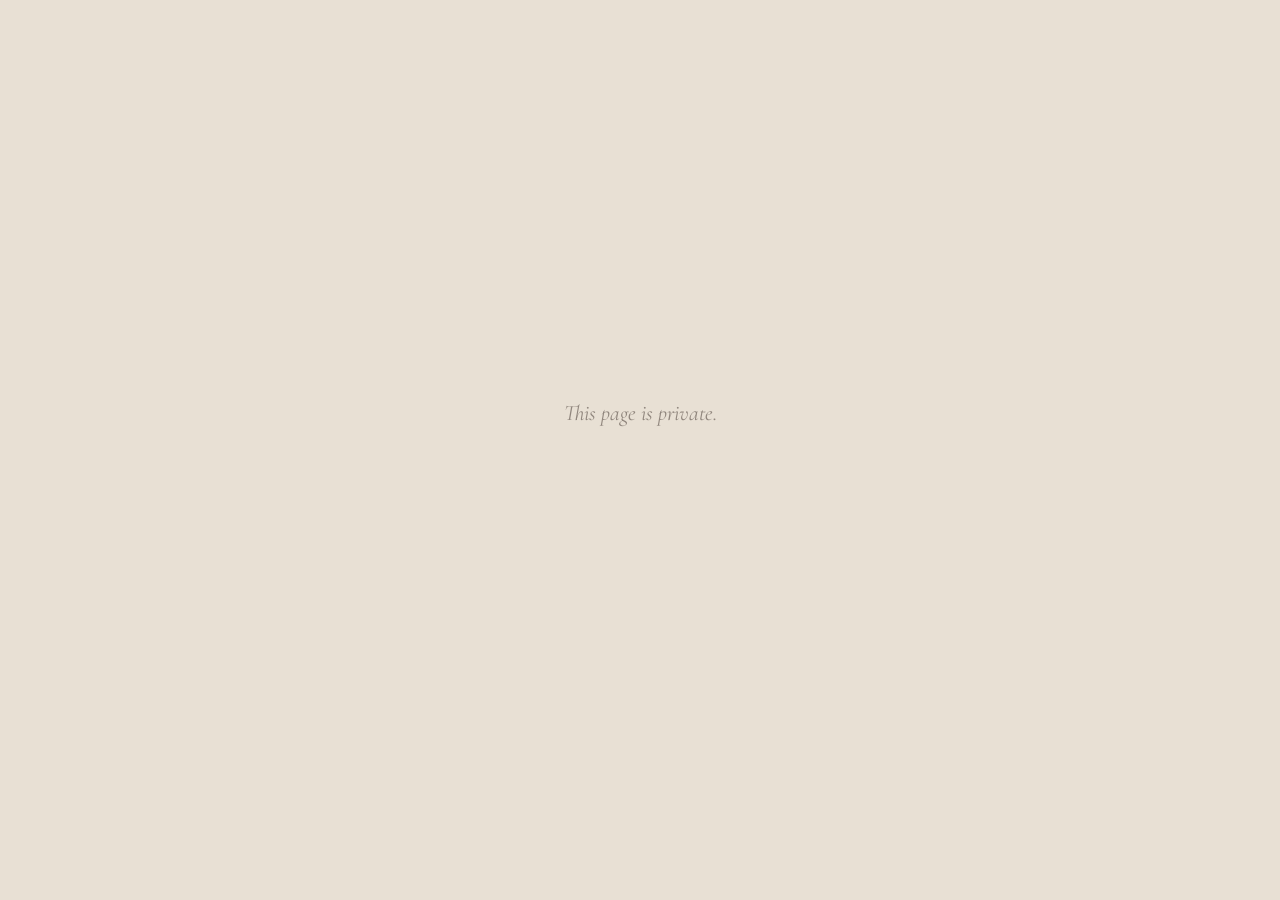
<file: you-are-invited-dsr2026 (10).html>
<!DOCTYPE html>
<html lang="en">
<head>
  <meta charset="UTF-8">
  <meta name="viewport" content="width=device-width, initial-scale=1.0">
  <title>You're Invited — Sareena & Daniel</title>
  <style>
    @import url('https://fonts.googleapis.com/css2?family=Cormorant:ital,wght@1,600;1,700&family=Josefin+Sans:wght@300;400&display=swap');

    * { margin: 0; padding: 0; box-sizing: border-box; }
    body { background: #e8e0d4; font-family: 'Josefin Sans', sans-serif; min-height: 100vh; display: flex; flex-direction: column; align-items: center; padding: 40px 20px 80px; }

    #private-msg { display: none; text-align: center; margin-top: 40vh; }
    #private-msg p { font-family: 'Cormorant', serif; font-size: 22px; font-style: italic; color: #3a2e28; opacity: 0.5; }

    #invite-wrapper { display: none; flex-direction: column; align-items: center; width: 100%; max-width: 480px; }

    .for-label { font-family: 'Josefin Sans', sans-serif; font-size: 9px; letter-spacing: 0.35em; text-transform: uppercase; color: #e8724a; margin-bottom: 8px; opacity: 0; animation: fadeUp 1s ease forwards 0.3s; }
    .guest-name-display { font-family: 'Cormorant', serif; font-size: 36px; font-weight: 700; font-style: italic; color: #2a1f1a; margin-bottom: 36px; line-height: 1.2; text-align: center; opacity: 0; animation: fadeUp 1s ease forwards 0.6s; }

    #envelope-container { width: 100%; opacity: 0; animation: fadeUp 1s ease forwards 1s; }
    #envelope-container svg { width: 100%; height: auto; display: block; }

    .open-prompt { margin-top: 20px; font-family: 'Josefin Sans', sans-serif; font-size: 9px; letter-spacing: 0.3em; text-transform: uppercase; color: #b8952a; cursor: pointer; border-bottom: 1px solid rgba(184,149,42,0.4); padding-bottom: 4px; opacity: 0; animation: fadeUp 0.8s ease forwards 1.8s; transition: opacity 0.2s; }
    .open-prompt:hover { opacity: 0.7; }

    #pages-container { display: none; flex-direction: column; align-items: center; width: 100%; opacity: 0; }
    #pages-container.visible { display: flex; animation: fadeIn 2.4s ease forwards; }

    .invite-page { position: relative; width: 100%; aspect-ratio: 17 / 22; background: #fdf6ed; border: 1px solid rgba(184,149,42,0.18); box-shadow: 0 4px 28px rgba(0,0,0,0.10); display: flex; flex-direction: column; align-items: center; justify-content: center; text-align: center; padding: 40px 32px; margin-bottom: 16px; }

    .card-placeholder { width: 100%; height: 100%; position: absolute; inset: 0; display: flex; flex-direction: column; align-items: center; justify-content: center; }
    .placeholder-label { font-family: 'Josefin Sans', sans-serif; font-size: 8px; letter-spacing: 0.35em; text-transform: uppercase; color: #b8952a; opacity: 0.4; margin-bottom: 10px; }
    .placeholder-note { font-family: 'Cormorant', serif; font-size: 16px; font-style: italic; color: #3a2e28; opacity: 0.25; }

    .scroll-cue { display: flex; flex-direction: column; align-items: center; gap: 4px; margin: 4px 0 28px; }
    .scroll-cue-line { width: 1px; height: 32px; background: linear-gradient(to bottom, rgba(184,149,42,0.5), transparent); }
    .scroll-cue-chevron { width: 10px; height: 10px; border-right: 1px solid rgba(184,149,42,0.55); border-bottom: 1px solid rgba(184,149,42,0.55); transform: rotate(45deg); animation: bounce 1.6s ease-in-out infinite; }
    .scroll-cue-chevron:nth-child(3) { margin-top: -6px; opacity: 0.4; animation-delay: 0.15s; }

    .page-footer { margin-top: 24px; font-family: 'Josefin Sans', sans-serif; font-size: 9px; letter-spacing: 0.3em; text-transform: uppercase; }
    .page-footer a { color: #b8952a; text-decoration: none; }

    .website-btn {
      display: inline-block;
      font-family: 'Josefin Sans', sans-serif;
      font-size: 9px;
      font-weight: 400;
      letter-spacing: 0.3em;
      text-transform: uppercase;
      color: #2a1f1a;
      background: transparent;
      border: 1px solid rgba(184,149,42,0.5);
      text-decoration: none;
      padding: 13px 28px;
      transition: background 0.2s, color 0.2s;
    }
    .website-btn:hover { background: #b8952a; color: white; }
    .btn-top { margin-bottom: 28px; opacity: 0; animation: fadeUp 1s ease forwards 0.3s; }
    .btn-bottom { margin-top: 32px; }

    @keyframes fadeUp { from { opacity: 0; transform: translateY(12px); } to { opacity: 1; transform: translateY(0); } }
    @keyframes fadeIn { from { opacity: 0; } to { opacity: 1; } }
    @keyframes slideDown { from { opacity: 1; transform: translateY(0); } to { opacity: 0; transform: translateY(120%); } }
    @keyframes bounce { 0%, 100% { transform: rotate(45deg) translateY(0); } 50% { transform: rotate(45deg) translateY(5px); } }
  </style>
</head>
<body>

  <div id="private-msg"><p>This page is private.</p></div>

  <div id="invite-wrapper">
    <a href="https://danielandsareena.com" class="website-btn btn-top">Access the Wedding Website Here</a>
    <p class="for-label">For</p>
    <p class="guest-name-display" id="guest-display"></p>

    <div id="envelope-container">
      <svg viewBox="0 0 680 420" xmlns="http://www.w3.org/2000/svg">
        <rect x="60" y="60" width="560" height="300" rx="4" fill="#F5F0E8" stroke="#C9B87A" stroke-width="1"/>
        <rect x="72" y="72" width="536" height="276" rx="2" fill="none" stroke="#C9B87A" stroke-width="0.6" opacity="0.6"/>
        <rect x="78" y="78" width="524" height="264" rx="2" fill="none" stroke="#C9B87A" stroke-width="0.3" opacity="0.35"/>
        <polygon points="72,84 78,78 84,84 78,90" fill="#C9B87A" opacity="0.6"/>
        <polygon points="596,84 602,78 608,84 602,90" fill="#C9B87A" opacity="0.6"/>
        <polygon points="72,336 78,330 84,336 78,342" fill="#C9B87A" opacity="0.6"/>
        <polygon points="596,336 602,330 608,336 602,342" fill="#C9B87A" opacity="0.5"/>
        <polygon points="340,72 344,78 340,84 336,78" fill="#C9B87A" opacity="0.5"/>
        <polygon points="340,336 344,342 340,348 336,342" fill="#C9B87A" opacity="0.5"/>
        <polygon points="72,210 78,204 84,210 78,216" fill="#C9B87A" opacity="0.5"/>
        <polygon points="596,210 602,204 608,210 602,216" fill="#C9B87A" opacity="0.5"/>
        <path d="M90 75 Q150 70 200 75 Q250 80 340 74 Q430 68 480 75 Q530 82 590 75" fill="none" stroke="#A8893A" stroke-width="0.5" opacity="0.4"/>
        <path d="M90 345 Q150 350 200 345 Q250 340 340 346 Q430 352 480 345 Q530 338 590 345" fill="none" stroke="#A8893A" stroke-width="0.5" opacity="0.4"/>
        <path d="M88 82 Q98 105 92 128 Q86 152 91 168" fill="none" stroke="#A8893A" stroke-width="0.8"/>
        <path d="M88 82 Q115 75 140 79" fill="none" stroke="#A8893A" stroke-width="0.8"/>
        <path d="M93 98 Q76 90 74 101 Q86 108 93 98Z" fill="#A8893A" opacity="0.75"/>
        <path d="M91 118 Q106 112 109 123 Q97 127 91 118Z" fill="#A8893A" opacity="0.75"/>
        <path d="M89 138 Q74 135 73 146 Q87 148 89 138Z" fill="#A8893A" opacity="0.75"/>
        <path d="M90 155 Q105 151 107 161 Q95 164 90 155Z" fill="#A8893A" opacity="0.6"/>
        <circle cx="91" cy="170" r="3.5" fill="#A8893A" opacity="0.6"/>
        <path d="M104 77 Q107 66 115 68 Q113 78 104 77Z" fill="#A8893A" opacity="0.7"/>
        <path d="M120 78 Q125 67 133 70 Q130 80 120 78Z" fill="#A8893A" opacity="0.65"/>
        <path d="M136 79 Q143 70 150 74 Q146 83 136 79Z" fill="#A8893A" opacity="0.55"/>
        <path d="M592 82 Q582 105 588 128 Q594 152 589 168" fill="none" stroke="#A8893A" stroke-width="0.8"/>
        <path d="M592 82 Q565 75 540 79" fill="none" stroke="#A8893A" stroke-width="0.8"/>
        <path d="M587 98 Q604 90 606 101 Q594 108 587 98Z" fill="#A8893A" opacity="0.75"/>
        <path d="M589 118 Q574 112 571 123 Q583 127 589 118Z" fill="#A8893A" opacity="0.75"/>
        <path d="M591 138 Q606 135 607 146 Q593 148 591 138Z" fill="#A8893A" opacity="0.75"/>
        <path d="M590 155 Q575 151 573 161 Q585 164 590 155Z" fill="#A8893A" opacity="0.6"/>
        <circle cx="589" cy="170" r="3.5" fill="#A8893A" opacity="0.6"/>
        <path d="M576 77 Q573 66 565 68 Q567 78 576 77Z" fill="#A8893A" opacity="0.7"/>
        <path d="M560 78 Q555 67 547 70 Q550 80 560 78Z" fill="#A8893A" opacity="0.65"/>
        <path d="M544 79 Q537 70 530 74 Q534 83 544 79Z" fill="#A8893A" opacity="0.55"/>
        <path d="M88 338 Q105 330 125 334" fill="none" stroke="#A8893A" stroke-width="0.8"/>
        <path d="M105 332 Q108 321 116 323 Q113 333 105 332Z" fill="#A8893A" opacity="0.55"/>
        <path d="M121 334 Q126 324 134 327 Q130 336 121 334Z" fill="#A8893A" opacity="0.45"/>
        <circle cx="88" cy="342" r="2.5" fill="#A8893A" opacity="0.4"/>
        <path d="M592 338 Q575 330 555 334" fill="none" stroke="#A8893A" stroke-width="0.8"/>
        <path d="M575 332 Q572 321 564 323 Q567 333 575 332Z" fill="#A8893A" opacity="0.55"/>
        <path d="M559 334 Q554 324 546 327 Q550 336 559 334Z" fill="#A8893A" opacity="0.45"/>
        <circle cx="592" cy="342" r="2.5" fill="#A8893A" opacity="0.4"/>
        <circle cx="510" cy="115" r="32" fill="none" stroke="#8B7355" stroke-width="0.9" opacity="0.55"/>
        <circle cx="510" cy="115" r="26" fill="none" stroke="#8B7355" stroke-width="0.4" opacity="0.35"/>
        <text x="510" y="107" text-anchor="middle" fill="#6B5A3A" font-family="Georgia,serif" font-size="6.5" opacity="0.7" letter-spacing="1.2">GOA · INDIA</text>
        <text x="510" y="118" text-anchor="middle" fill="#6B5A3A" font-family="Georgia,serif" font-size="6" opacity="0.65" letter-spacing="0.5">NOV 2026</text>
        <text x="510" y="128" text-anchor="middle" fill="#6B5A3A" font-family="Georgia,serif" font-size="5.5" opacity="0.55">· · ·</text>
        <path d="M546 97 Q554 101 549 106 Q557 110 552 115 Q560 119 555 124 Q563 128 558 133" fill="none" stroke="#8B7355" stroke-width="0.7" opacity="0.45"/>
        <path d="M553 97 Q561 101 556 106 Q564 110 559 115 Q567 119 562 124 Q570 128 565 133" fill="none" stroke="#8B7355" stroke-width="0.7" opacity="0.45"/>
        <path d="M560 97 Q568 101 563 106 Q571 110 566 115 Q574 119 569 124 Q577 128 572 133" fill="none" stroke="#8B7355" stroke-width="0.7" opacity="0.45"/>
        <!-- Decorative lines around name area -->
        <line x1="180" y1="198" x2="300" y2="198" stroke="#C9B87A" stroke-width="0.5" opacity="0.6"/>
        <line x1="380" y1="198" x2="500" y2="198" stroke="#C9B87A" stroke-width="0.5" opacity="0.6"/>
        <circle cx="340" cy="198" r="3" fill="none" stroke="#C9B87A" stroke-width="0.6" opacity="0.7"/>
        <circle cx="340" cy="198" r="1.2" fill="#C9B87A" opacity="0.6"/>
        <line x1="180" y1="258" x2="300" y2="258" stroke="#C9B87A" stroke-width="0.5" opacity="0.6"/>
        <line x1="380" y1="258" x2="500" y2="258" stroke="#C9B87A" stroke-width="0.5" opacity="0.6"/>
        <circle cx="340" cy="258" r="3" fill="none" stroke="#C9B87A" stroke-width="0.6" opacity="0.7"/>
        <circle cx="340" cy="258" r="1.2" fill="#C9B87A" opacity="0.6"/>
        <!-- Name rendered by JS below -->
        <text id="env-name-1" x="340" y="215" text-anchor="middle" fill="#2a1f1a" font-family="Georgia,serif" font-size="15" font-style="italic" letter-spacing="0.8"></text>
        <text id="env-name-amp" x="340" y="230" text-anchor="middle" fill="#2a1f1a" font-family="Georgia,serif" font-size="11" font-style="italic" opacity="0.6" letter-spacing="0.5"></text>
        <text id="env-name-2" x="340" y="245" text-anchor="middle" fill="#2a1f1a" font-family="Georgia,serif" font-size="15" font-style="italic" letter-spacing="0.8"></text>
      </svg>
    </div>

    <p class="open-prompt" id="open-btn" onclick="revealCards()">Open your invitation ↓</p>

    <div id="pages-container">

      <div class="invite-page">
        <!-- SWAP: <img src="cover.jpg" style="width:100%;height:100%;object-fit:cover;position:absolute;inset:0;" alt="Cover"> -->
        <div class="card-placeholder">
          <p class="placeholder-label">Cover</p>
          <p class="placeholder-note">Invitation cover coming soon</p>
        </div>
      </div>

      <div class="scroll-cue">
        <div class="scroll-cue-line"></div>
        <div class="scroll-cue-chevron"></div>
        <div class="scroll-cue-chevron"></div>
      </div>

      <div class="invite-page">
        <!-- SWAP: <img src="mehendi-sangeet.jpg" style="width:100%;height:100%;object-fit:cover;position:absolute;inset:0;" alt="Mehendi & Sangeet"> -->
        <div class="card-placeholder">
          <p class="placeholder-label">Mehendi &amp; Sangeet</p>
          <p class="placeholder-note">November 27, 2026</p>
        </div>
      </div>

      <div class="scroll-cue">
        <div class="scroll-cue-line"></div>
        <div class="scroll-cue-chevron"></div>
        <div class="scroll-cue-chevron"></div>
      </div>

      <div class="invite-page">
        <!-- SWAP: <img src="haldi-wedding.jpg" style="width:100%;height:100%;object-fit:cover;position:absolute;inset:0;" alt="Haldi & Wedding"> -->
        <div class="card-placeholder">
          <p class="placeholder-label">Haldi &amp; Wedding</p>
          <p class="placeholder-note">November 28, 2026</p>
        </div>
      </div>

      <div class="scroll-cue">
        <div class="scroll-cue-line"></div>
        <div class="scroll-cue-chevron"></div>
        <div class="scroll-cue-chevron"></div>
      </div>

      <div class="invite-page">
        <!-- SWAP: <img src="page-4.jpg" style="width:100%;height:100%;object-fit:cover;position:absolute;inset:0;" alt="Page 4"> -->
        <div class="card-placeholder">
          <p class="placeholder-label">Page 4</p>
          <p class="placeholder-note">Coming soon</p>
        </div>
      </div>

      <p class="page-footer"><a href="https://danielandsareena.com">danielandsareena.com</a></p>
      <a href="https://danielandsareena.com" class="website-btn btn-bottom">Access the Wedding Website Here</a>

    </div>
  </div>

  <script>
    // ============================================
    // GUEST LIST — one line per household
    // ============================================
    const guests = {
      "test": "Sareena & Daniel",
      // Add your guests here — e.g.:
      // "mark-meyer": "Mark Meyer",
      // "clare-ramirez-raftree-and-brandon-de-jesus": "Clare Ramirez-Raftree and Brandon de Jesus",
    };

    // Separators that indicate two people in one name
    const COUPLE_SEPARATORS = [' and ', ' & ', ' + '];

    // Split a name into two envelope lines if it contains a couple separator
    function splitForEnvelope(name) {
      for (const sep of COUPLE_SEPARATORS) {
        const idx = name.indexOf(sep);
        if (idx !== -1) {
          return [
            name.substring(0, idx).trim(),
            name.substring(idx + sep.length).trim()
          ];
        }
      }
      return [name, ""]; // single person — one line, second line empty
    }

    const params = new URLSearchParams(window.location.search);
    const token = params.get('guest');
    const guestName = guests[token];

    if (!guestName) {
      document.getElementById('private-msg').style.display = 'block';
    } else {
      document.getElementById('invite-wrapper').style.display = 'flex';
      document.getElementById('guest-display').textContent = guestName;

      const el1   = document.getElementById('env-name-1');
      const elAmp = document.getElementById('env-name-amp');
      const el2   = document.getElementById('env-name-2');

      // Always one line, centered. Font shrinks for long names.
      const nameLen  = guestName.length;
      const fontSize = nameLen > 34 ? 10 : nameLen > 26 ? 12 : nameLen > 18 ? 14 : 15;

      el1.setAttribute('y', '230');
      el1.setAttribute('font-size', fontSize);
      el1.textContent   = guestName;
      elAmp.textContent = '';
      el2.textContent   = '';

      // ============================================
      // TRACKING — uncomment and replace URL when ready
      // fetch('YOUR_TRACKING_URL?guest=' + encodeURIComponent(token));
      // ============================================
    }

    function revealCards() {
      const env = document.getElementById('envelope-container');
      const btn = document.getElementById('open-btn');
      const pages = document.getElementById('pages-container');
      btn.style.display = 'none';
      env.style.animation = 'slideDown 1s ease forwards';
      setTimeout(() => {
        env.style.display = 'none';
        pages.classList.add('visible');
      }, 900);
    }
  </script>

</body>
</html>
</file>
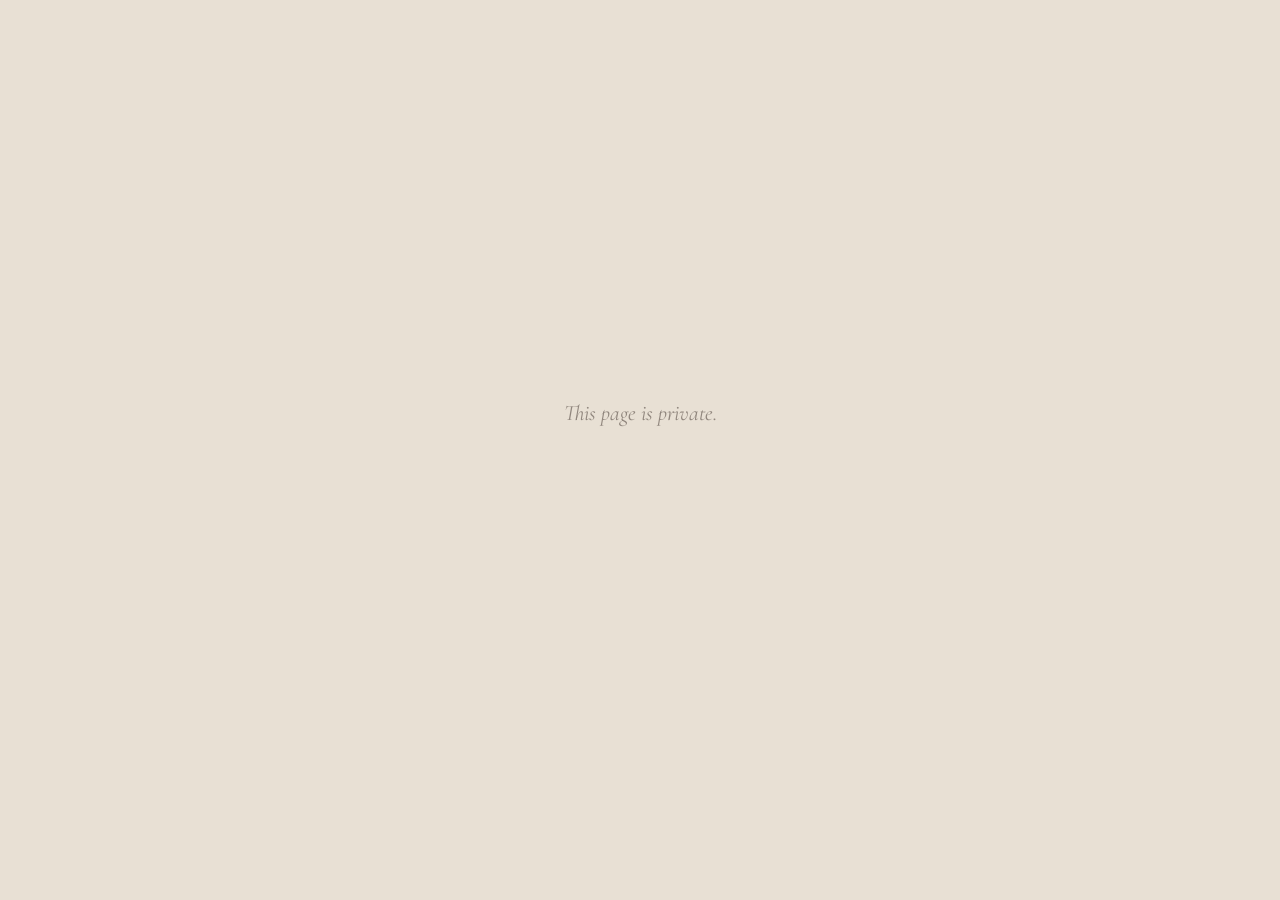
<file: you-are-invited-dsr2026.html>
<!DOCTYPE html>
<html lang="en">
<head>
  <meta charset="UTF-8">
  <meta name="viewport" content="width=device-width, initial-scale=1.0">
  <title>You're Invited — Sareena & Daniel</title>
  <style>
    @import url('https://fonts.googleapis.com/css2?family=Cormorant:ital,wght@1,600;1,700&family=Josefin+Sans:wght@300;400&display=swap');

    * { margin: 0; padding: 0; box-sizing: border-box; }
    body { background: #e8e0d4; font-family: 'Josefin Sans', sans-serif; min-height: 100vh; display: flex; flex-direction: column; align-items: center; padding: 40px 20px 80px; }

    #private-msg { display: none; text-align: center; margin-top: 40vh; }
    #private-msg p { font-family: 'Cormorant', serif; font-size: 22px; font-style: italic; color: #3a2e28; opacity: 0.5; }

    #invite-wrapper { display: none; flex-direction: column; align-items: center; width: 100%; max-width: 480px; }

    .website-btn {
      display: inline-block;
      font-family: 'Josefin Sans', sans-serif;
      font-size: 9px;
      font-weight: 400;
      letter-spacing: 0.3em;
      text-transform: uppercase;
      color: #2a1f1a;
      background: transparent;
      border: 1px solid rgba(184,149,42,0.5);
      text-decoration: none;
      padding: 13px 28px;
      transition: background 0.2s, color 0.2s;
    }
    .website-btn:hover { background: #b8952a; color: white; }
    .btn-top { margin-bottom: 28px; opacity: 0; animation: fadeUp 1s ease forwards 0.3s; }
    .btn-bottom { margin-top: 32px; }

    .for-label { font-family: 'Josefin Sans', sans-serif; font-size: 9px; letter-spacing: 0.35em; text-transform: uppercase; color: #e8724a; margin-bottom: 8px; opacity: 0; animation: fadeUp 1s ease forwards 0.3s; }
    .guest-name-display { font-family: 'Cormorant', serif; font-size: 36px; font-weight: 700; font-style: italic; color: #2a1f1a; margin-bottom: 36px; line-height: 1.2; text-align: center; opacity: 0; animation: fadeUp 1s ease forwards 0.6s; }

    #envelope-container { width: 100%; opacity: 0; animation: fadeUp 1s ease forwards 1s; }
    #envelope-container svg { width: 100%; height: auto; display: block; }

    .open-prompt { margin-top: 20px; font-family: 'Josefin Sans', sans-serif; font-size: 9px; letter-spacing: 0.3em; text-transform: uppercase; color: #b8952a; cursor: pointer; border-bottom: 1px solid rgba(184,149,42,0.4); padding-bottom: 4px; opacity: 0; animation: fadeUp 0.8s ease forwards 1.8s; transition: opacity 0.2s; }
    .open-prompt:hover { opacity: 0.7; }

    #pages-container { display: none; flex-direction: column; align-items: center; width: 100%; max-width: 480px; opacity: 0; }
    #pages-container.visible { display: flex; animation: fadeIn 2.4s ease forwards; }

    .invite-page {
      position: relative;
      width: 100%;
      aspect-ratio: 2857 / 4000;
      background: #ffffff;
      box-shadow: 0 4px 32px rgba(0,0,0,0.12);
      overflow: hidden;
      margin-top: 12px;
    }

    .invite-page:first-child { margin-top: 0; }

    .invite-page img {
      width: 100%;
      height: 100%;
      object-fit: cover;
      position: absolute;
      inset: 0;
      display: block;
    }

    .page-footer { margin-top: 24px; font-family: 'Josefin Sans', sans-serif; font-size: 9px; letter-spacing: 0.3em; text-transform: uppercase; }
    .page-footer a { color: #b8952a; text-decoration: none; }

    @keyframes fadeUp { from { opacity: 0; transform: translateY(12px); } to { opacity: 1; transform: translateY(0); } }
    @keyframes fadeIn { from { opacity: 0; } to { opacity: 1; } }
    @keyframes slideDown { from { opacity: 1; transform: translateY(0); } to { opacity: 0; transform: translateY(120%); } }

    @media (min-width: 769px) {
      #invite-wrapper { max-width: min(800px, 72vw); }
      .guest-name-display { font-size: 44px; }
    }
  </style>
</head>
<body>

  <div id="private-msg"><p>This page is private.</p></div>

  <div id="invite-wrapper">

    <a href="https://danielandsareena.com" class="website-btn btn-top">Visit the Website & RSVP</a>
    <p class="for-label">For</p>
    <p class="guest-name-display" id="guest-display"></p>

    <div id="envelope-container">
      <svg viewBox="0 0 680 420" xmlns="http://www.w3.org/2000/svg">
        <rect x="60" y="60" width="560" height="300" rx="4" fill="#F5F0E8" stroke="#C9B87A" stroke-width="1"/>
        <rect x="72" y="72" width="536" height="276" rx="2" fill="none" stroke="#C9B87A" stroke-width="0.6" opacity="0.6"/>
        <rect x="78" y="78" width="524" height="264" rx="2" fill="none" stroke="#C9B87A" stroke-width="0.3" opacity="0.35"/>
        <polygon points="72,84 78,78 84,84 78,90" fill="#C9B87A" opacity="0.6"/>
        <polygon points="596,84 602,78 608,84 602,90" fill="#C9B87A" opacity="0.6"/>
        <polygon points="72,336 78,330 84,336 78,342" fill="#C9B87A" opacity="0.6"/>
        <polygon points="596,336 602,330 608,336 602,342" fill="#C9B87A" opacity="0.5"/>
        <polygon points="340,72 344,78 340,84 336,78" fill="#C9B87A" opacity="0.5"/>
        <polygon points="340,336 344,342 340,348 336,342" fill="#C9B87A" opacity="0.5"/>
        <polygon points="72,210 78,204 84,210 78,216" fill="#C9B87A" opacity="0.5"/>
        <polygon points="596,210 602,204 608,210 602,216" fill="#C9B87A" opacity="0.5"/>
        <path d="M90 75 Q150 70 200 75 Q250 80 340 74 Q430 68 480 75 Q530 82 590 75" fill="none" stroke="#A8893A" stroke-width="0.5" opacity="0.4"/>
        <path d="M90 345 Q150 350 200 345 Q250 340 340 346 Q430 352 480 345 Q530 338 590 345" fill="none" stroke="#A8893A" stroke-width="0.5" opacity="0.4"/>
        <path d="M88 82 Q98 105 92 128 Q86 152 91 168" fill="none" stroke="#A8893A" stroke-width="0.8"/>
        <path d="M88 82 Q115 75 140 79" fill="none" stroke="#A8893A" stroke-width="0.8"/>
        <path d="M93 98 Q76 90 74 101 Q86 108 93 98Z" fill="#A8893A" opacity="0.75"/>
        <path d="M91 118 Q106 112 109 123 Q97 127 91 118Z" fill="#A8893A" opacity="0.75"/>
        <path d="M89 138 Q74 135 73 146 Q87 148 89 138Z" fill="#A8893A" opacity="0.75"/>
        <path d="M90 155 Q105 151 107 161 Q95 164 90 155Z" fill="#A8893A" opacity="0.6"/>
        <circle cx="91" cy="170" r="3.5" fill="#A8893A" opacity="0.6"/>
        <path d="M104 77 Q107 66 115 68 Q113 78 104 77Z" fill="#A8893A" opacity="0.7"/>
        <path d="M120 78 Q125 67 133 70 Q130 80 120 78Z" fill="#A8893A" opacity="0.65"/>
        <path d="M136 79 Q143 70 150 74 Q146 83 136 79Z" fill="#A8893A" opacity="0.55"/>
        <path d="M592 82 Q582 105 588 128 Q594 152 589 168" fill="none" stroke="#A8893A" stroke-width="0.8"/>
        <path d="M592 82 Q565 75 540 79" fill="none" stroke="#A8893A" stroke-width="0.8"/>
        <path d="M587 98 Q604 90 606 101 Q594 108 587 98Z" fill="#A8893A" opacity="0.75"/>
        <path d="M589 118 Q574 112 571 123 Q583 127 589 118Z" fill="#A8893A" opacity="0.75"/>
        <path d="M591 138 Q606 135 607 146 Q593 148 591 138Z" fill="#A8893A" opacity="0.75"/>
        <path d="M590 155 Q575 151 573 161 Q585 164 590 155Z" fill="#A8893A" opacity="0.6"/>
        <circle cx="589" cy="170" r="3.5" fill="#A8893A" opacity="0.6"/>
        <path d="M576 77 Q573 66 565 68 Q567 78 576 77Z" fill="#A8893A" opacity="0.7"/>
        <path d="M560 78 Q555 67 547 70 Q550 80 560 78Z" fill="#A8893A" opacity="0.65"/>
        <path d="M544 79 Q537 70 530 74 Q534 83 544 79Z" fill="#A8893A" opacity="0.55"/>
        <path d="M88 338 Q105 330 125 334" fill="none" stroke="#A8893A" stroke-width="0.8"/>
        <path d="M105 332 Q108 321 116 323 Q113 333 105 332Z" fill="#A8893A" opacity="0.55"/>
        <path d="M121 334 Q126 324 134 327 Q130 336 121 334Z" fill="#A8893A" opacity="0.45"/>
        <circle cx="88" cy="342" r="2.5" fill="#A8893A" opacity="0.4"/>
        <path d="M592 338 Q575 330 555 334" fill="none" stroke="#A8893A" stroke-width="0.8"/>
        <path d="M575 332 Q572 321 564 323 Q567 333 575 332Z" fill="#A8893A" opacity="0.55"/>
        <path d="M559 334 Q554 324 546 327 Q550 336 559 334Z" fill="#A8893A" opacity="0.45"/>
        <circle cx="592" cy="342" r="2.5" fill="#A8893A" opacity="0.4"/>
        <image href="https://danielandsareena.com/lotus-wide.png" x="250" y="84" width="180" height="57" opacity="0.85"/>
        <circle cx="510" cy="115" r="32" fill="none" stroke="#8B7355" stroke-width="0.9" opacity="0.55"/>
        <circle cx="510" cy="115" r="26" fill="none" stroke="#8B7355" stroke-width="0.4" opacity="0.35"/>
        <text x="510" y="113" text-anchor="middle" fill="#6B5A3A" font-family="Georgia,serif" font-size="6.5" opacity="0.7" letter-spacing="1.2">GOA · INDIA</text>
        <text x="510" y="123" text-anchor="middle" fill="#6B5A3A" font-family="Georgia,serif" font-size="6" opacity="0.65" letter-spacing="0.8">NOV 2026</text>
        <path d="M546 97 Q554 101 549 106 Q557 110 552 115 Q560 119 555 124 Q563 128 558 133" fill="none" stroke="#8B7355" stroke-width="0.7" opacity="0.45"/>
        <path d="M553 97 Q561 101 556 106 Q564 110 559 115 Q567 119 562 124 Q570 128 565 133" fill="none" stroke="#8B7355" stroke-width="0.7" opacity="0.45"/>
        <path d="M560 97 Q568 101 563 106 Q571 110 566 115 Q574 119 569 124 Q577 128 572 133" fill="none" stroke="#8B7355" stroke-width="0.7" opacity="0.45"/>
        <line x1="180" y1="198" x2="300" y2="198" stroke="#C9B87A" stroke-width="0.5" opacity="0.6"/>
        <line x1="380" y1="198" x2="500" y2="198" stroke="#C9B87A" stroke-width="0.5" opacity="0.6"/>
        <circle cx="340" cy="198" r="3" fill="none" stroke="#C9B87A" stroke-width="0.6" opacity="0.7"/>
        <circle cx="340" cy="198" r="1.2" fill="#C9B87A" opacity="0.6"/>
        <line x1="180" y1="258" x2="300" y2="258" stroke="#C9B87A" stroke-width="0.5" opacity="0.6"/>
        <line x1="380" y1="258" x2="500" y2="258" stroke="#C9B87A" stroke-width="0.5" opacity="0.6"/>
        <circle cx="340" cy="258" r="3" fill="none" stroke="#C9B87A" stroke-width="0.6" opacity="0.7"/>
        <circle cx="340" cy="258" r="1.2" fill="#C9B87A" opacity="0.6"/>
        <text id="env-name-1" x="340" y="215" text-anchor="middle" fill="#2a1f1a" font-family="Georgia,serif" font-size="15" font-style="italic" letter-spacing="0.8"></text>
        <text id="env-name-amp" x="340" y="230" text-anchor="middle" fill="#2a1f1a" font-family="Georgia,serif" font-size="11" font-style="italic" opacity="0.6" letter-spacing="0.5"></text>
        <text id="env-name-2" x="340" y="245" text-anchor="middle" fill="#2a1f1a" font-family="Georgia,serif" font-size="15" font-style="italic" letter-spacing="0.8"></text>
      </svg>
    </div>

    <p class="open-prompt" id="open-btn" onclick="revealCard()">Open your invitation ↓</p>

    <div id="pages-container">

      <div class="invite-page">
        <img src="Wedding Invite Cover.jpg" alt="Wedding Invite Cover">
      </div>

      <div class="invite-page">
        <img src="Wedding Invite Mehendi.jpg" alt="Wedding Invite Mehendi">
      </div>

      <div class="invite-page">
        <img src="Wedding Invite Sangeet.jpg" alt="Wedding Invite Sangeet">
      </div>

      <div class="invite-page">
        <img src="Wedding Invite Haldi.jpg" alt="Wedding Invite Haldi">
      </div>

      <div class="invite-page">
        <img src="Wedding Invite Wedding.jpg" alt="Wedding Invite Wedding">
      </div>

      <div class="invite-page">
        <img src="Wedding Invite Reception.jpg" alt="Wedding Invite Reception">
      </div>

      <p class="page-footer"><a href="https://danielandsareena.com">danielandsareena.com</a></p>
      <a href="https://danielandsareena.com" class="website-btn btn-bottom">Visit the Website & RSVP</a>

    </div>

  </div>

  <script>
    const guests = {
      "test": "Sareena & Daniel",
      "nate-norton-jin": "Nate Norton & JinJin",
      "mark-meyer": "Mark Meyer",
      "adam-wyeth-meaghan-diaz": "Adam Wyeth & Meaghan Diaz",
      "sam-nicole-fell": "Sam & Nicole Fell",
      "linda-raftree": "Linda Raftree",
      "clare-ramirezraftree-and-brandon-de-jesus": "Clare Ramirez-Raftree and Brandon de Jesus",
      "mike-raftree-and-julie-lei": "Mike Raftree and Julie Lei",
      "trey-vicki-raftree": "Trey & Vicki Raftree",
      "shana-dressler": "Shana Dressler",
      "rashida-boyd": "Rashida Boyd",
      "lina-srivastava": "Lina Srivastava",
      "karen-cirillo": "Karen Cirillo",
      "nancy-macpherson": "Nancy MacPherson",
      "cathy-richards": "Cathy Richards",
      "jonathan-mckay": "Jonathan McKay",
      "adriana-negry": "Adriana Negry",
      "sarah-stevenson": "Sarah Stevenson",
      "mie-takaki": "Mie Takaki",
      "anna-levy": "Anna Levy",
      "mario-castro-lamia-kalam": "Mario Castro & Lamia Kalam",
      "jakub-zimola-his-plus-1": "Jakub Zimola & His Plus One",
      "tiff-kwan-and-jorge-esteban-campana-paez": "Tiff Kwan and Jorge Esteban Campana Paez",
      "maria-hansel-baez": "Maria & Hansel Baez",
      "doug-davis-and-carolyn-house": "Doug Davis and Carolyn House",
      "gary-huang-his-plus-1": "Gary Huang & His Plus One",
      "adam-wagner": "Adam Wagner",
      "kristen-tadrous": "Kristen Tadrous",
      "amanda-brownlee": "Amanda Brownlee",
      "yessica-rodriguez": "Yessica Rodriguez",
      "joey-miceli": "Joey Miceli",
      "rohit-malhotra": "Rohit Malhotra",
      "frank-ogbuagumede": "Frank Ogbuagumede",
      "bhavin-chhaya-shivani-desai": "Bhavin Chhaya & Shivani Desai",
      "eunjee-koh-khyle-eastin": "Eunjee Koh & Khyle Eastin",
      "ben-lauren-schneider": "Ben & Lauren Schneider",
      "craig-miranda-and-shreya-sunder": "Craig Miranda and Shreya Sunder",
      "maggie-boreham-ken": "Maggie Boreham & Ken",
      "jen-zhang": "Jen Zhang",
      "tate-lloyd-abbey-lloyd": "Tate Lloyd & Abbey Lloyd",
      "neha-jain-ross": "Neha Jain & Ross",
      "sudiksha-dhoot": "Sudiksha Dhoot",
      "ani-sinani": "Ani Sinani",
      "pragi-siva": "Pragi Siva",
      "alyssa-ferdetta": "Alyssa Ferdetta",
      "dimitria-spathakis": "Dimitria Spathakis",
      "kia-khorrami": "Kia Khorrami",
      "nikta-gupta-and-shrey-agarwal": "Nikta Gupta and Shrey Agarwal",
      "archana-gulgulia": "Archana Gulgulia",
      "alina-damm-man-ip": "Alina Damm & Man Ip",
      "karunya-chintamani-banerjee": "Karunya Chintamani Banerjee",
      "krati-girhotra": "Krati Girhotra",
      "natasha-hooda": "Natasha Hooda",
      "ayushman-bose": "Ayushman Bose",
      "adrija-bhowal": "Adrija Bhowal",
      "ahalya-bahuguna": "Ahalya Bahuguna",
      "lizzie-atkinson": "Lizzie Atkinson",
      "tarunika-sharma": "Tarunika Sharma",
      "anusheela-ghosh": "Anusheela Ghosh",
      "jayana-bedi": "Jayana Bedi",
      "molly-hinesley": "Molly Hinesley",
      "jutta-waldeck": "Jutta Waldeck",
      "maximilian-waldeck": "Maximilian Waldeck",
      "benedikt-waldeck": "Benedikt Waldeck",
      "anoushka-gupta": "Anoushka Gupta",
      "madhav-narayan-kumar": "Madhav Narayan Kumar",
      "tanisha-khasnabis": "Tanisha Khasnabis",
      "prashant-revanati": "Prashant Revanati",
      "alex-and-irene-raftree": "Alex & Irene Raftree",
      "matt-and-laura-raftree": "Matt & Laura Raftree",
      "mariah-raftree-and-jason-rose": "Mariah Raftree & Jason Rose",
      "keith-and-debby-raftree": "Keith & Debby Raftree",
      "anne-raftree": "Anne Raftree",
      "carole-raftree": "Carole Raftree",
      "sininho": "Sininho",
      "mestre-alegria-instrutora-aide": "Mestre Alegria & Instrutora Aide",
      "massaranduba": "Massaranduba",
      "sareena": "Sareena Roy",
      "instrutura-morena": "Instrutora Morena & Her Family",
      "ragini-mathur": "Ragini Mathur",
    };

    const params = new URLSearchParams(window.location.search);
    const token = params.get('guest');
    const guestName = guests[token];

    if (!guestName) {
      document.getElementById('private-msg').style.display = 'block';
    } else {
      document.getElementById('invite-wrapper').style.display = 'flex';
      document.getElementById('guest-display').textContent = guestName;

      const el1   = document.getElementById('env-name-1');
      const elAmp = document.getElementById('env-name-amp');
      const el2   = document.getElementById('env-name-2');

      const nameLen  = guestName.length;
      const fontSize = nameLen > 34 ? 10 : nameLen > 26 ? 12 : nameLen > 18 ? 14 : 15;

      el1.setAttribute('y', '230');
      el1.setAttribute('font-size', fontSize);
      el1.textContent   = guestName;
      elAmp.textContent = '';
      el2.textContent   = '';

      fetch('https://script.google.com/macros/s/AKfycbzk07CldRTmek-8jDiE1SNKdfg73x0gFDJQUZo-raGqHx1KjuRyl9Pbcyn3luJ3z-_JGA/exec?guest=' + encodeURIComponent(token));
    }

    function revealCard() {
      const env   = document.getElementById('envelope-container');
      const btn   = document.getElementById('open-btn');
      const pages = document.getElementById('pages-container');
      btn.style.display = 'none';
      env.style.animation = 'slideDown 1s ease forwards';
      setTimeout(() => {
        env.style.display = 'none';
        pages.classList.add('visible');
      }, 900);
    }
  </script>

</body>
</html>
</file>
<file: styles.css>
:root {
    --cream: #fdf6ed;
    --lotus-pink: #d4748a;
    --hibiscus: #e05c6a;
    --marigold: #e8a020;
    --palm-green: #6b8c52;
    --pistachio: #a8c47a;
    --coral: #e8724a;
    --saffron: #f0a030;
    --antique-gold: #b8952a;
    --temple-gold: #c8a040;
    --aqua: #48c8c8;
    --periwinkle: #8898d0;
    --seafoam: #68c8a0;
    --dusty-blue: #5878a8;
    --pearl: #f0ece4;
    --sand: #d4c4a0;
    --deep: #2a1f1a;
    --text: #3a2e28;
    --nav-h: 70px;
  }

  * { margin: 0; padding: 0; box-sizing: border-box; }

  html { scroll-behavior: smooth; }

  body {
    font-family: 'Josefin Sans', sans-serif;
    background: var(--cream);
    color: var(--text);
    overflow-x: hidden;
  }

  /* ── NAV ── */
  nav {
    position: fixed;
    top: 0; left: 0; right: 0;
    height: var(--nav-h);
    z-index: 1000;
    display: flex;
    align-items: center;
    justify-content: space-between;
    padding: 0 32px;
    background: rgba(253, 246, 237, 0.92);
    backdrop-filter: blur(12px);
    border-bottom: 1px solid rgba(184,149,42,0.18);
    transition: all 0.3s ease;
  }

  .nav-monogram {
    font-family: 'Cormorant Garamond', serif;
    font-size: 20px;
    font-weight: 300;
    letter-spacing: 0.08em;
    color: var(--antique-gold);
    text-decoration: none;
    cursor: pointer;
    white-space: nowrap;
    flex-shrink: 0;
  }

  .nav-links {
    display: flex;
    gap: 18px;
    list-style: none;
    flex-wrap: nowrap;
  }

  .nav-links a {
    font-size: 11px;
    letter-spacing: 0.08em;
    text-transform: uppercase;
    color: var(--text);
    text-decoration: none;
    cursor: pointer;
    position: relative;
    padding-bottom: 2px;
    transition: color 0.2s;
    white-space: nowrap;
  }

  .nav-links a::after {
    content: '';
    position: absolute;
    bottom: 0; left: 0; right: 100%;
    height: 1px;
    background: var(--antique-gold);
    transition: right 0.3s ease;
  }

  .nav-links a:hover { color: var(--antique-gold); }
  .nav-links a:hover::after { right: 0; }

  /* Active nav link */
  .nav-links a.active-nav {
    color: var(--antique-gold);
  }
  .nav-links a.active-nav::after {
    right: 0;
  }

  /* Hamburger button - hidden on desktop */
  .hamburger {
    display: none;
    background: none;
    border: none;
    font-size: 24px;
    cursor: pointer;
    color: var(--antique-gold);
  }

  /* ── PAGES ── */
  .page-content {
    display: block;
    min-height: 100vh;
    padding-top: var(--nav-h);
    animation: fadeUp 0.6s ease both;
  }

  @keyframes fadeUp {
    from { opacity: 0; transform: translateY(24px); }
    to   { opacity: 1; transform: translateY(0); }
  }

  /* ══════════════════════════════════════
     HOME PAGE
  ══════════════════════════════════════ */
  #home {
    background: var(--cream);
    position: relative;
    overflow: hidden;
  }

  .home-hero {
    min-height: calc(100vh - var(--nav-h));
    display: flex;
    flex-direction: column;
    align-items: center;
    justify-content: center;
    text-align: center;
    position: relative;
    padding: 60px 40px;
  }

  .home-hero::before {
    content: '';
    position: absolute;
    inset: 0;
    background:
      radial-gradient(ellipse 80% 60% at 50% 0%, rgba(168,196,122,0.15) 0%, transparent 60%),
      radial-gradient(ellipse 60% 40% at 80% 80%, rgba(224,92,106,0.10) 0%, transparent 50%),
      radial-gradient(ellipse 50% 50% at 10% 70%, rgba(72,200,200,0.08) 0%, transparent 50%);
    pointer-events: none;
  }

  .home-ornament {
    color: var(--antique-gold);
    font-size: 32px;
    margin-bottom: 24px;
  }

  .home-eyebrow {
    font-size: 9px;
    letter-spacing: 0.35em;
    text-transform: uppercase;
    color: var(--coral);
    margin-bottom: 20px;
  }

  .home-names {
    font-family: 'Cormorant Garamond', serif;
    font-size: clamp(64px, 10vw, 120px);
    font-weight: 300;
    line-height: 0.95;
    color: var(--deep);
    margin-bottom: 8px;
  }

  .home-names em {
    font-style: italic;
    color: var(--antique-gold);
  }

  .home-ampersand {
    display: block;
    font-family: 'Cormorant Garamond', serif;
    font-size: clamp(40px, 6vw, 72px);
    font-style: italic;
    color: var(--lotus-pink);
    line-height: 1;
    margin: 4px 0;
  }

  .home-date {
    font-size: 11px;
    letter-spacing: 0.3em;
    text-transform: uppercase;
    color: var(--text);
    opacity: 0.7;
    margin: 32px 0 48px;
  }

  .home-divider {
    display: flex;
    align-items: center;
    gap: 16px;
    margin-bottom: 48px;
    width: 300px;
  }

  .home-divider-line {
    flex: 1;
    height: 1px;
    background: linear-gradient(to right, transparent, var(--antique-gold), transparent);
  }

  .home-divider-lotus {
    color: var(--antique-gold);
    font-size: 18px;
  }

  .countdown {
    display: flex;
    gap: 32px;
    margin-bottom: 56px;
  }

  .countdown-unit {
    text-align: center;
  }

  .countdown-num {
    font-family: 'Cormorant Garamond', serif;
    font-size: 48px;
    font-weight: 300;
    color: var(--deep);
    line-height: 1;
    display: block;
  }

  .countdown-label {
    font-size: 8px;
    letter-spacing: 0.3em;
    text-transform: uppercase;
    color: var(--antique-gold);
    margin-top: 4px;
  }

  .countdown-dot {
    font-family: 'Cormorant Garamond', serif;
    font-size: 40px;
    color: var(--lotus-pink);
    align-self: center;
    margin-bottom: 16px;
    opacity: 0.5;
  }

  .btn-primary {
    display: inline-block;
    padding: 14px 40px;
    background: var(--antique-gold);
    color: white;
    font-size: 9px;
    letter-spacing: 0.3em;
    text-transform: uppercase;
    text-decoration: none;
    cursor: pointer;
    border: none;
    transition: all 0.3s ease;
    position: relative;
    overflow: hidden;
  }

  .btn-primary::before {
    content: '';
    position: absolute;
    inset: 0;
    background: var(--coral);
    transform: scaleX(0);
    transform-origin: left;
    transition: transform 0.3s ease;
  }

  .btn-primary:hover::before { transform: scaleX(1); }
  .btn-primary span { position: relative; z-index: 1; }

  .home-palms {
    position: absolute;
    bottom: 0;
    left: 0; right: 0;
    height: 200px;
    pointer-events: none;
    opacity: 0.12;
  }

  /* Home info cards */
  .home-info-cards {
    display: grid;
    grid-template-columns: 1fr 1fr 1fr;
    gap: 16px;
    width: 100%;
    max-width: 860px;
    margin: 40px auto 0;
  }

  .home-info-card {
    padding: 24px 28px;
    border: 1px solid rgba(184,149,42,0.25);
    text-align: left;
    background: white;
  }

  .home-info-card-label {
    font-size: 9px;
    letter-spacing: 0.25em;
    text-transform: uppercase;
    color: var(--antique-gold);
    margin-bottom: 10px;
  }

  .home-info-card p {
    font-size: 13px;
    line-height: 1.8;
    color: var(--text);
    opacity: 0.75;
    font-weight: 300;
    margin-bottom: 12px;
  }

  .home-info-card p:last-child {
    margin-bottom: 0;
  }

  .home-info-card-link {
    font-size: 9px;
    letter-spacing: 0.15em;
    text-transform: uppercase;
    color: var(--antique-gold);
    text-decoration: none;
    border-bottom: 1px solid rgba(184,149,42,0.4);
    padding-bottom: 1px;
  }

  .home-info-card-inline-link {
    color: var(--antique-gold);
    text-decoration: none;
    border-bottom: 1px solid rgba(184,149,42,0.4);
  }

  /* ══════════════════════════════════════
     PAGE HEADER (shared)
  ══════════════════════════════════════ */
  .page-header {
    padding: 80px 60px 48px;
    text-align: center;
    position: relative;
  }

  .page-eyebrow {
    font-size: 9px;
    letter-spacing: 0.35em;
    text-transform: uppercase;
    color: var(--coral);
    margin-bottom: 16px;
  }

  .page-title {
    font-family: 'Cormorant Garamond', serif;
    font-size: clamp(40px, 6vw, 72px);
    font-weight: 300;
    font-style: italic;
    color: var(--deep);
    line-height: 1.1;
  }

  .page-rule {
    width: 60px;
    height: 1px;
    background: var(--antique-gold);
    margin: 24px auto 0;
  }

  /* ══════════════════════════════════════
     STORY PAGE
  ══════════════════════════════════════ */
  .story-timeline {
    max-width: 760px;
    margin: 0 auto;
    padding: 40px 40px 100px;
  }

  .story-item {
    display: grid;
    grid-template-columns: 120px 1px 1fr;
    gap: 0 32px;
    margin-bottom: 64px;
    position: relative;
  }

  .story-year {
    font-family: 'Cormorant Garamond', serif;
    font-size: 36px;
    font-weight: 300;
    color: var(--antique-gold);
    text-align: right;
    line-height: 1;
    padding-top: 4px;
  }

  .story-line {
    background: linear-gradient(to bottom, var(--antique-gold), transparent);
    position: relative;
  }

  .story-line::before {
    content: '';
    position: absolute;
    top: 8px;
    left: 50%;
    transform: translateX(-50%);
    width: 10px;
    height: 10px;
    border-radius: 50%;
    background: var(--antique-gold);
    box-shadow: 0 0 0 3px var(--cream), 0 0 0 4px var(--antique-gold);
  }

  .story-content { padding-top: 0; }

  .story-title {
    font-family: 'Cormorant Garamond', serif;
    font-size: 24px;
    font-weight: 400;
    color: var(--deep);
    margin-bottom: 10px;
  }

  .story-text {
    font-size: 13px;
    line-height: 1.8;
    color: var(--text);
    opacity: 0.8;
    font-weight: 300;
  }

  .story-tag {
    display: inline-block;
    margin-top: 12px;
    padding: 4px 12px;
    font-size: 8px;
    letter-spacing: 0.2em;
    text-transform: uppercase;
    border: 1px solid currentColor;
  }

  /* ══════════════════════════════════════
     EVENTS PAGE
  ══════════════════════════════════════ */
  .events-grid {
    display: grid;
    grid-template-columns: 1fr;
    gap: 2px;
    padding: 0 0 80px;
    max-width: 1100px;
    margin: 0 auto;
  }

  .events-day-header {
    display: flex;
    align-items: center;
    gap: 20px;
    padding: 48px 40px 28px;
  }

  .events-day-rule {
    flex: 1;
    height: 1px;
    background: rgba(184,149,42,0.25);
  }

  .events-day-label {
    display: flex;
    flex-direction: row;
    align-items: baseline;
    gap: 16px;
    white-space: nowrap;
  }

  .events-day-number {
    font-family: 'Cormorant Garamond', serif;
    font-size: 42px;
    font-weight: 400;
    color: var(--deep);
    letter-spacing: 0.02em;
    line-height: 1;
  }

  .events-day-date {
    font-size: 9px;
    letter-spacing: 0.2em;
    text-transform: uppercase;
    color: var(--antique-gold);
    white-space: nowrap;
  }

  .event-card {
    position: relative;
    overflow: hidden;
    display: grid;
    grid-template-columns: 360px 1fr;
    height: 480px;
    background: #fdf9f4;
    align-items: stretch;
    border: 1px solid rgba(184,149,42,0.15);
    margin-bottom: 16px;
  }

  .event-card-photo {
    overflow: hidden;
    position: relative;
    flex-shrink: 0;
    align-self: stretch;
    padding: 24px;
  }

  .event-card-photo img {
    width: 100%;
    height: 100%;
    object-fit: cover;
    object-position: center;
    display: block;
    border-radius: 4px;
    transition: transform 0.5s ease;
  }

  .event-card:hover .event-card-photo img {
    transform: scale(1.03);
  }

  .event-card-body {
    padding: 48px 52px 48px 28px;
    display: flex;
    flex-direction: column;
    gap: 28px;
    overflow: hidden;
  }

  .event-card.mehendi { background: rgba(168,196,122,0.12); }
  .event-card.sangeet { background: rgba(168,168,224,0.12); }
  .event-card.haldi   { background: rgba(240,184,48,0.10); }
  .event-card.wedding { background: rgba(232,114,74,0.10); }
  .event-card.reception { background: rgba(184,192,200,0.12); }

  .event-card-top {
    display: flex;
    flex-direction: column;
  }

  .event-card-title {
    display: flex;
    flex-direction: column;
    margin-bottom: 20px;
  }

  .event-card-meta {
    display: flex;
    flex-direction: row;
    align-items: center;
    gap: 32px;
    flex-wrap: wrap;
  }

  .event-card-divider {
    height: 1px;
    background: rgba(58,46,40,0.12);
  }

  .event-description {
    font-size: 13px;
    line-height: 1.9;
    color: var(--text);
    font-weight: 300;
    max-width: 820px;
    opacity: 0.85;
  }

  .event-icon {
    font-size: 32px;
    margin-bottom: 12px;
    opacity: 0.9;
  }

  .event-name {
    font-family: 'Cormorant Garamond', serif;
    font-size: 48px;
    font-weight: 300;
    color: var(--deep);
    line-height: 1;
    margin-bottom: 12px;
  }

  .event-subtitle {
    font-size: 9px;
    letter-spacing: 0.25em;
    text-transform: uppercase;
    color: var(--antique-gold);
    margin-bottom: 0;
  }

  .event-details {
    display: flex;
    flex-direction: column;
    gap: 6px;
  }

  .event-detail {
    display: flex;
    align-items: center;
    gap: 10px;
    font-size: 12px;
    color: var(--text);
    font-weight: 300;
    opacity: 0.75;
  }

  .event-detail-icon { font-size: 14px; opacity: 0.8; }

  .event-palette {
    display: flex;
    gap: 6px;
    margin-top: 20px;
  }

  .palette-dot {
    width: 16px;
    height: 16px;
    border-radius: 50%;
    border: 2px solid rgba(255,255,255,0.5);
  }

  /* ══════════════════════════════════════
     DRESS CODE PAGE
  ══════════════════════════════════════ */
  .dress-intro {
    max-width: 680px;
    margin: 0 auto;
    padding: 0 40px 60px;
    text-align: center;
  }

  .dress-intro p {
    font-size: 14px;
    line-height: 1.9;
    color: var(--text);
    opacity: 0.8;
    font-weight: 300;
  }

  .dress-events {
    display: grid;
    grid-template-columns: 1fr;
    gap: 24px;
    max-width: 1000px;
    margin: 0 auto;
    padding: 0 40px 80px;
  }

  .dress-card {
    border: 1px solid rgba(184,149,42,0.2);
    padding: 40px 36px;
    position: relative;
    background: white;
    transition: box-shadow 0.3s ease;
  }

  .dress-card:hover {
    box-shadow: 0 12px 40px rgba(184,149,42,0.12);
  }

  .dress-card-accent {
    position: absolute;
    top: 0; left: 0;
    width: 4px;
    height: 100%;
  }

  .dress-card.mehendi .dress-card-accent { background: linear-gradient(to bottom, #a8c47a, #d4748a); }
  .dress-card.sangeet .dress-card-accent { background: linear-gradient(to bottom, #8898d0, #48c8c8); }
  .dress-card.haldi .dress-card-accent   { background: linear-gradient(to bottom, #f5d76e, #e8a020); }
  .dress-card.wedding-ceremony .dress-card-accent { background: linear-gradient(to bottom, #e8724a, #c8a040); }
  .dress-card.reception .dress-card-accent { background: linear-gradient(to bottom, #e8e0d0, #7898b8); }

  .dress-event-name {
    font-family: 'Cormorant Garamond', serif;
    font-size: 28px;
    font-weight: 400;
    color: var(--deep);
    margin-bottom: 4px;
  }

  .dress-event-time {
    font-size: 9px;
    letter-spacing: 0.2em;
    text-transform: uppercase;
    color: var(--antique-gold);
    margin-bottom: 8px;
  }

  .dress-card-header .dress-event-time:last-child {
    color: #a0a8b0;
    margin-bottom: 20px;
  }

  .dress-palette-label {
    font-size: 9px;
    letter-spacing: 0.2em;
    text-transform: uppercase;
    color: var(--text);
    opacity: 0.5;
    margin-bottom: 10px;
  }

  .dress-swatches {
    display: flex;
    gap: 8px;
    flex-wrap: wrap;
    margin-bottom: 20px;
  }

  .swatch {
    display: flex;
    flex-direction: column;
    align-items: center;
    gap: 4px;
  }

  .swatch-color {
    width: 32px;
    height: 32px;
    border-radius: 50%;
    border: 2px solid rgba(0,0,0,0.06);
  }

  .swatch-name {
    font-size: 7px;
    letter-spacing: 0.05em;
    text-transform: uppercase;
    color: var(--text);
    opacity: 0.5;
    text-align: center;
    max-width: 40px;
  }

  .dress-note {
    font-size: 12px;
    line-height: 1.8;
    color: var(--text);
    opacity: 0.7;
    font-weight: 300;
    border-top: 1px solid rgba(184,149,42,0.15);
    padding-top: 16px;
    margin-top: 4px;
  }

  .dress-general {
    background: linear-gradient(135deg, var(--deep) 0%, #3a2e28 100%);
    max-width: 1000px;
    margin: 0 auto 80px;
    padding: 56px 60px;
    display: grid;
    grid-template-columns: 1fr 1fr;
    gap: 48px;
    color: white;
  }

  .dress-general-title {
    font-family: 'Cormorant Garamond', serif;
    font-size: 28px;
    font-weight: 300;
    font-style: italic;
    color: var(--antique-gold);
    grid-column: 1 / -1;
    margin-bottom: -24px;
  }

  .dress-tip h4 {
    font-size: 9px;
    letter-spacing: 0.25em;
    text-transform: uppercase;
    color: var(--marigold);
    margin-bottom: 10px;
  }

  .dress-tip p {
    font-size: 13px;
    line-height: 1.8;
    color: rgba(255,255,255,0.75);
    font-weight: 300;
  }

  .dress-card-header {
    margin-bottom: 24px;
  }

  .dress-card-columns {
    display: grid;
    grid-template-columns: 1fr 1fr 1fr;
    gap: 32px;
    margin-bottom: 28px;
  }

  .dress-column-label {
    font-size: 8px;
    letter-spacing: 0.2em;
    text-transform: uppercase;
    color: var(--antique-gold);
    margin-bottom: 8px;
  }

  .dress-card-colors {
    border-top: 1px solid rgba(184,149,42,0.15);
    padding-top: 20px;
  }

  .dress-card-colors .dress-palette-label {
    margin-bottom: 12px;
  }

  .dress-card-colors .dress-swatches {
    flex-wrap: nowrap;
    gap: 20px;
  }

  .dress-card-colors .swatch-color {
    width: 44px;
    height: 44px;
  }

  /* ══════════════════════════════════════
     TRAVEL PAGE
  ══════════════════════════════════════ */
  .travel-sections {
    max-width: 900px;
    margin: 0 auto;
    padding: 0 40px 80px;
  }

  .travel-section {
    margin-bottom: 60px;
  }

  .travel-section-title {
    font-family: 'Cormorant Garamond', serif;
    font-size: 32px;
    font-weight: 400;
    color: var(--deep);
    margin-bottom: 8px;
    display: flex;
    align-items: center;
    gap: 12px;
  }

  .travel-section-rule {
    flex: 1;
    height: 1px;
    background: linear-gradient(to right, var(--antique-gold), transparent);
  }

  .travel-cards {
    display: grid;
    grid-template-columns: repeat(auto-fit, minmax(260px, 1fr));
    gap: 16px;
    margin-top: 24px;
  }

  #prewedding .travel-cards {
    grid-template-columns: 1fr 1fr;
  }

  #prewedding .travel-section:last-child .travel-cards {
    grid-template-columns: repeat(auto-fit, minmax(260px, 1fr));
  }

  .travel-card {
    background: white;
    border: 1px solid rgba(184,149,42,0.15);
    overflow: hidden;
  }

  .travel-card-image {
    width: 100%;
    aspect-ratio: 1 / 1;
    object-fit: cover;
    display: block;
    background: var(--pearl);
  }

  .travel-card-body {
    padding: 24px 24px 28px;
    display: flex;
    flex-direction: column;
  }

  .travel-card-body h4 {
    min-height: 52px;
  }

  .travel-card.travel-card-simple {
    padding: 28px 24px;
  }

  .travel-card.travel-card-simple h4 {
    min-height: 52px;
    display: flex;
    align-items: flex-start;
  }

  .travel-card h4 {
    font-family: 'Cormorant Garamond', serif;
    font-size: 20px;
    color: var(--deep);
    margin-bottom: 6px;
    display: flex;
    align-items: flex-start;
  }

  .travel-card .tag {
    display: inline-block;
    padding: 3px 10px;
    font-size: 7px;
    letter-spacing: 0.2em;
    text-transform: uppercase;
    background: var(--pearl);
    color: var(--antique-gold);
    margin-bottom: 12px;
  }

  .travel-card p {
    font-size: 12px;
    line-height: 1.8;
    color: var(--text);
    opacity: 0.7;
    font-weight: 300;
  }

  .travel-tip-box {
    background: linear-gradient(135deg, rgba(168,196,122,0.12), rgba(72,200,200,0.08));
    border: 1px solid rgba(168,196,122,0.3);
    padding: 28px 32px;
    margin-top: 20px;
  }

  .travel-tip-box h4 {
    font-size: 9px;
    letter-spacing: 0.25em;
    text-transform: uppercase;
    color: var(--palm-green);
    margin-bottom: 8px;
    word-break: break-word;
    hyphens: none;
    line-height: 1.6;
  }

  .travel-tip-box p {
    font-size: 13px;
    line-height: 1.8;
    color: var(--text);
    opacity: 0.75;
    font-weight: 300;
    margin-bottom: 16px;
  }

  .travel-tip-box p:last-child {
    margin-bottom: 0;
  }

  /* ══════════════════════════════════════
     REGISTRY PAGE
  ══════════════════════════════════════ */
  .registry-hero {
    max-width: 680px;
    margin: 0 auto;
    padding: 0 40px 60px;
    text-align: center;
  }

  .registry-hero p {
    font-size: 14px;
    line-height: 1.9;
    color: var(--text);
    opacity: 0.8;
    font-weight: 300;
  }

  .registry-cards {
    display: grid;
    grid-template-columns: repeat(auto-fit, minmax(280px, 1fr));
    gap: 24px;
    max-width: 900px;
    margin: 0 auto;
    padding: 0 40px 80px;
  }

  .registry-card {
    border: 1px solid rgba(184,149,42,0.2);
    padding: 48px 36px;
    text-align: center;
    transition: all 0.3s ease;
    background: white;
    cursor: pointer;
    display: flex;
    flex-direction: column;
    align-items: center;
  }

  .registry-card p {
    flex: 1;
  }

  .registry-card:hover {
    border-color: var(--antique-gold);
    box-shadow: 0 12px 48px rgba(184,149,42,0.15);
    transform: translateY(-4px);
  }

  .registry-card-icon { font-size: 40px; margin-bottom: 20px; }

  .registry-card-ornament {
    font-family: 'Cormorant Garamond', serif;
    font-size: 36px;
    color: var(--antique-gold);
    opacity: 0.6;
    margin-bottom: 20px;
    display: block;
  }

  .registry-card h3 {
    font-family: 'Cormorant Garamond', serif;
    font-size: 28px;
    font-weight: 400;
    color: var(--deep);
    margin-bottom: 12px;
  }

  .registry-card p {
    font-size: 12px;
    line-height: 1.8;
    color: var(--text);
    opacity: 0.65;
    font-weight: 300;
    margin-bottom: 28px;
  }

  .btn-outline {
    display: inline-block;
    padding: 11px 28px;
    border: 1px solid var(--antique-gold);
    font-size: 9px;
    letter-spacing: 0.2em;
    text-transform: uppercase;
    color: var(--antique-gold);
    text-decoration: none;
    cursor: pointer;
    transition: all 0.3s ease;
    background: none;
  }

  .btn-outline:hover {
    background: var(--antique-gold);
    color: white;
  }

  /* ══════════════════════════════════════
     RSVP PAGE
  ══════════════════════════════════════ */
  .rsvp-wrapper {
    max-width: 720px;
    margin: 0 auto;
    padding: 0 40px 80px;
  }

  .rsvp-note {
    text-align: center;
    background: linear-gradient(135deg, rgba(224,92,106,0.08), rgba(232,114,74,0.06));
    border: 1px solid rgba(224,92,106,0.2);
    padding: 28px 36px;
    margin-bottom: 40px;
  }

  .rsvp-note h3 {
    font-family: 'Cormorant Garamond', serif;
    font-size: 22px;
    color: var(--deep);
    margin-bottom: 8px;
  }

  .rsvp-note p {
    font-size: 12px;
    line-height: 1.8;
    color: var(--text);
    opacity: 0.75;
    font-weight: 300;
  }

  .rsvp-deadline {
    font-family: 'Cormorant Garamond', serif;
    font-size: 18px;
    color: var(--hibiscus);
    margin-top: 10px;
  }

  .rsvp-form-container {
    background: white;
    border: 1px solid rgba(184,149,42,0.15);
    padding: 8px;
    min-height: 600px;
    display: flex;
    align-items: center;
    justify-content: center;
    position: relative;
  }

  .rsvp-placeholder {
    text-align: center;
    padding: 60px 40px;
  }

  .rsvp-placeholder-icon { font-size: 48px; margin-bottom: 20px; opacity: 0.4; }

  .rsvp-placeholder-ornament {
    font-family: 'Cormorant Garamond', serif;
    font-size: 40px;
    color: var(--antique-gold);
    opacity: 0.4;
    margin-bottom: 20px;
    display: block;
  }

  .rsvp-placeholder h3 {
    font-family: 'Cormorant Garamond', serif;
    font-size: 28px;
    font-weight: 300;
    color: var(--deep);
    margin-bottom: 12px;
  }

  .rsvp-placeholder p {
    font-size: 12px;
    line-height: 1.8;
    color: var(--text);
    opacity: 0.55;
    font-weight: 300;
    max-width: 360px;
    margin: 0 auto 28px;
  }

  /* ══════════════════════════════════════
     FOOTER
  ══════════════════════════════════════ */
  footer {
    background: var(--deep);
    color: white;
    text-align: center;
    padding: 48px 40px;
  }

  .footer-names {
    font-family: 'Cormorant Garamond', serif;
    font-size: 32px;
    font-weight: 300;
    font-style: italic;
    color: var(--antique-gold);
    margin-bottom: 8px;
  }

  .footer-date {
    font-size: 9px;
    letter-spacing: 0.3em;
    text-transform: uppercase;
    color: rgba(255,255,255,0.4);
    margin-bottom: 24px;
  }

  .footer-motif { font-size: 20px; opacity: 0.3; }

  /* ══════════════════════════════════════
     DECORATIVE ELEMENTS
  ══════════════════════════════════════ */
  .lotus-divider {
    text-align: center;
    color: var(--antique-gold);
    font-size: 24px;
    opacity: 0.35;
    margin: 20px 0;
    letter-spacing: 12px;
  }

  /* ══════════════════════════════════════
     FAQ PAGE
  ══════════════════════════════════════ */
  .faq-sections {
    max-width: 820px;
    margin: 0 auto;
    padding: 0 40px 80px;
  }

  .faq-section {
    margin-bottom: 56px;
  }

  .faq-section-title {
    font-size: 9px;
    letter-spacing: 0.3em;
    text-transform: uppercase;
    color: var(--antique-gold);
    margin-bottom: 24px;
    padding-bottom: 10px;
    border-bottom: 1px solid rgba(184,149,42,0.2);
  }

  .faq-item {
    padding: 24px 0;
    border-bottom: 1px solid rgba(184,149,42,0.1);
  }

  .faq-q {
    font-family: 'Cormorant Garamond', serif;
    font-size: 20px;
    font-weight: 400;
    color: var(--deep);
    margin-bottom: 10px;
    line-height: 1.3;
  }

  .faq-a {
    font-size: 13px;
    line-height: 1.85;
    color: var(--text);
    opacity: 0.75;
    font-weight: 300;
  }

  .faq-a strong {
    color: var(--text);
    opacity: 1;
    font-weight: 400;
  }

  .faq-placeholder {
    display: inline-block;
    background: rgba(184,149,42,0.12);
    color: var(--antique-gold);
    font-size: 11px;
    padding: 2px 8px;
    border-radius: 2px;
    letter-spacing: 0.05em;
  }

  .faq-link {
    color: var(--antique-gold);
    text-decoration: none;
    border-bottom: 1px solid rgba(184,149,42,0.4);
    cursor: pointer;
  }

  .travel-section-intro {
    font-size: 13px;
    color: var(--text);
    opacity: 0.65;
    font-weight: 300;
    line-height: 1.8;
    margin-bottom: 28px;
  }

  .page-intro {
    font-size: 13px;
    opacity: 0.6;
    font-weight: 300;
    margin-top: 20px;
    max-width: 600px;
    margin-left: auto;
    margin-right: auto;
    line-height: 1.8;
  }

  /* ══════════════════════════════════════
     GALLERY PAGE
  ══════════════════════════════════════ */
  .gallery-wrapper {
    max-width: 1100px;
    margin: 0 auto;
    padding: 0 40px 100px;
  }

  .gallery-grid {
    display: grid;
    grid-template-columns: 1fr 1fr 1fr;
    gap: 5px;
  }

  .gallery-grid > div {
    overflow: hidden;
    min-height: 0;
  }

  .gallery-grid img {
    width: 100%;
    height: 100%;
    object-fit: cover;
    display: block;
    object-position: center;
  }

  /* ══════════════════════════════════════
     CONCEPT PAGE
  ══════════════════════════════════════ */
  .concept-body {
    max-width: 680px;
    margin: 0 auto;
    padding: 0 40px 100px;
  }

  .concept-ornament-top {
    text-align: center;
    font-size: 28px;
    color: var(--antique-gold);
    opacity: 0.5;
    margin-bottom: 40px;
  }

  .concept-ornament-bottom {
    text-align: center;
    font-size: 20px;
    color: var(--antique-gold);
    opacity: 0.35;
    margin-top: 48px;
    letter-spacing: 12px;
  }

  .concept-lead {
    font-family: 'Cormorant Garamond', serif;
    font-size: 28px;
    font-weight: 300;
    font-style: italic;
    color: var(--deep);
    line-height: 1.5;
    text-align: center;
    margin-bottom: 40px;
  }

  .concept-divider {
    display: flex;
    align-items: center;
    gap: 16px;
    margin: 40px 0;
  }

  .concept-divider-line {
    flex: 1;
    height: 1px;
    background: linear-gradient(to right, transparent, rgba(184,149,42,0.4), transparent);
  }

  .concept-divider-diamond {
    color: var(--antique-gold);
    font-size: 14px;
    opacity: 0.6;
    flex-shrink: 0;
  }

  .concept-text {
    font-size: 14px;
    line-height: 2;
    color: var(--text);
    opacity: 0.8;
    font-weight: 300;
    margin-bottom: 28px;
  }

  .concept-closing {
    font-family: 'Cormorant Garamond', serif;
    font-size: 22px;
    font-weight: 300;
    font-style: italic;
    color: var(--deep);
    line-height: 1.6;
    text-align: center;
    margin-bottom: 0;
  }

  /* ══════════════════════════════════════
     VENUE SHOWCASE
  ══════════════════════════════════════ */
  .venue-showcase {
    background: var(--deep);
    padding: 48px 40px 40px;
    margin-bottom: 28px;
  }

  .venue-showcase-eyebrow {
    font-size: 9px;
    letter-spacing: 0.25em;
    text-transform: uppercase;
    color: var(--antique-gold);
    margin-bottom: 12px;
  }

  .venue-showcase-title {
    font-family: 'Cormorant Garamond', serif;
    font-size: 36px;
    font-weight: 300;
    color: white;
    margin-bottom: 16px;
  }

  .venue-showcase-desc {
    font-size: 13px;
    line-height: 1.9;
    color: rgba(255,255,255,0.7);
    font-weight: 300;
    max-width: 680px;
    margin-bottom: 36px;
  }

  .venue-photo-grid {
    display: grid;
    grid-template-columns: 1fr 1fr;
    gap: 3px;
  }

  .venue-photo-cell {
    position: relative;
    overflow: hidden;
    aspect-ratio: 16 / 9;
  }

  .venue-photo-cell img {
    width: 100%;
    height: 100%;
    object-fit: cover;
    display: block;
  }

  .venue-photo-caption {
    position: absolute;
    bottom: 0;
    left: 0;
    right: 0;
    padding: 16px 20px;
    background: linear-gradient(to top, rgba(0,0,0,0.7), transparent);
  }

  .venue-photo-label {
    font-size: 9px;
    letter-spacing: 0.2em;
    text-transform: uppercase;
    color: var(--antique-gold);
    margin-bottom: 2px;
  }

  .venue-photo-desc {
    font-size: 12px;
    color: white;
    font-weight: 300;
  }

  /* ══════════════════════════════════════
     MOBILE (max-width: 768px)
  ══════════════════════════════════════ */
  @media (max-width: 768px) {

    nav {
      padding: 0 20px;
      flex-wrap: wrap;
      height: auto;
      min-height: var(--nav-h);
    }

    .hamburger { display: block; }

    .nav-links {
      display: none;
      flex-direction: column;
      width: 100%;
      text-align: center;
      padding: 10px 0 20px;
      background: rgba(253, 246, 237, 0.98);
    }

    .nav-links.open { display: flex; }
    .nav-links li { padding: 10px 0; }
    .nav-links a { font-size: 10px; letter-spacing: 0.12em; }

    .event-card {
      grid-template-columns: 1fr;
      height: auto;
      align-items: unset;
    }

    .event-card-photo {
      height: 260px;
      align-self: unset;
      padding: 16px 16px 0;
    }

    .event-card-body {
      padding: 28px 24px 36px;
      gap: 20px;
      overflow: visible;
    }

    .event-name { font-size: 36px; }

    .events-grid { padding: 0 0 40px; }
    .page-header { padding: 48px 24px 32px; }
    .page-intro { padding: 0 4px; }
    .concept-body { padding: 0 24px 60px; }
    .concept-lead { font-size: 22px; }
    .concept-closing { font-size: 18px; }
    .dress-events { grid-template-columns: 1fr; padding: 0 20px 60px; }
    .dress-card-columns { grid-template-columns: 1fr; gap: 20px; }
    .dress-card-colors .dress-swatches { flex-wrap: nowrap; gap: 6px; justify-content: space-between; }
    .dress-card-colors .swatch-color { width: 28px; height: 28px; }
    .dress-card-colors .swatch-name { font-size: 5.5px; max-width: 36px; letter-spacing: 0; }
    .dress-general { grid-template-columns: 1fr; padding: 40px 28px; }
    .dress-general-title { grid-column: 1; }
    .story-item { grid-template-columns: 80px 1px 1fr; }
    .story-timeline { padding: 40px 20px 80px; }
    .travel-sections { padding: 0 20px 60px; }
    .travel-cards { grid-template-columns: 1fr; }
    #prewedding .travel-cards { grid-template-columns: 1fr; }
    #prewedding .travel-section:last-child .travel-cards { grid-template-columns: 1fr; }
    .travel-card-image { aspect-ratio: 16 / 9; }
    .faq-sections { padding: 0 20px 60px; }
    .registry-cards { padding: 0 20px 60px; }
    .rsvp-wrapper { padding: 0 20px 60px; }
    .dress-intro { padding: 0 20px 40px; }
    .registry-hero { padding: 0 20px 40px; }
    .travel-section-title { font-size: 24px; }
    .venue-showcase { padding: 32px 20px 28px; }
    .venue-showcase-title { font-size: 26px; }
    .venue-photo-grid { grid-template-columns: 1fr; }
    .venue-photo-cell { aspect-ratio: 4 / 3; }

    .gallery-wrapper { padding: 0 8px 60px; }
    .gallery-wrapper div[style*="grid-template-columns"] { grid-template-columns: 1fr !important; height: auto !important; gap: 3px !important; margin-bottom: 3px !important; }
    .gallery-wrapper div[style*="grid-template-columns"] > div { min-height: 240px; }
    .gallery-wrapper div[style*="height"] { height: auto !important; }

    .home-hero { padding: 40px 24px; }
    .home-hero-left {
      display: flex;
      flex-direction: column;
      align-items: center;
      text-align: center;
      width: 100%;
    }
    .countdown { justify-content: center; }
    .home-hero-right { margin-top: 32px; }
    .home-info-cards { grid-template-columns: 1fr; }
    .home-names { font-size: 48px; }
    .countdown { gap: 20px; }
    .countdown-num { font-size: 36px; }
    .home-info-card { padding: 16px 20px; }
  }

  /* ══════════════════════════════════════
     DESKTOP READABILITY BUMP (min-width: 769px)
  ══════════════════════════════════════ */
  @media (min-width: 769px) {
    .story-text          { font-size: 15px; }
    .event-description   { font-size: 15px; }
    .event-detail        { font-size: 14px; }
    .faq-a               { font-size: 15px; }
    .faq-q               { font-size: 22px; }
    .dress-note          { font-size: 14px; }
    .dress-tip p         { font-size: 15px; }
    .dress-intro p       { font-size: 16px; }
    .travel-card p       { font-size: 14px; }
    .travel-tip-box p    { font-size: 15px; }
    .travel-section-intro { font-size: 15px; }
    .home-info-card p    { font-size: 15px; }
    .registry-hero p     { font-size: 16px; }
    .registry-card p     { font-size: 14px; }
    .concept-text        { font-size: 16px; }
    .venue-showcase-desc { font-size: 15px; }
    .rsvp-note p         { font-size: 14px; }
    .page-intro          { font-size: 15px; }
  }
</file>
